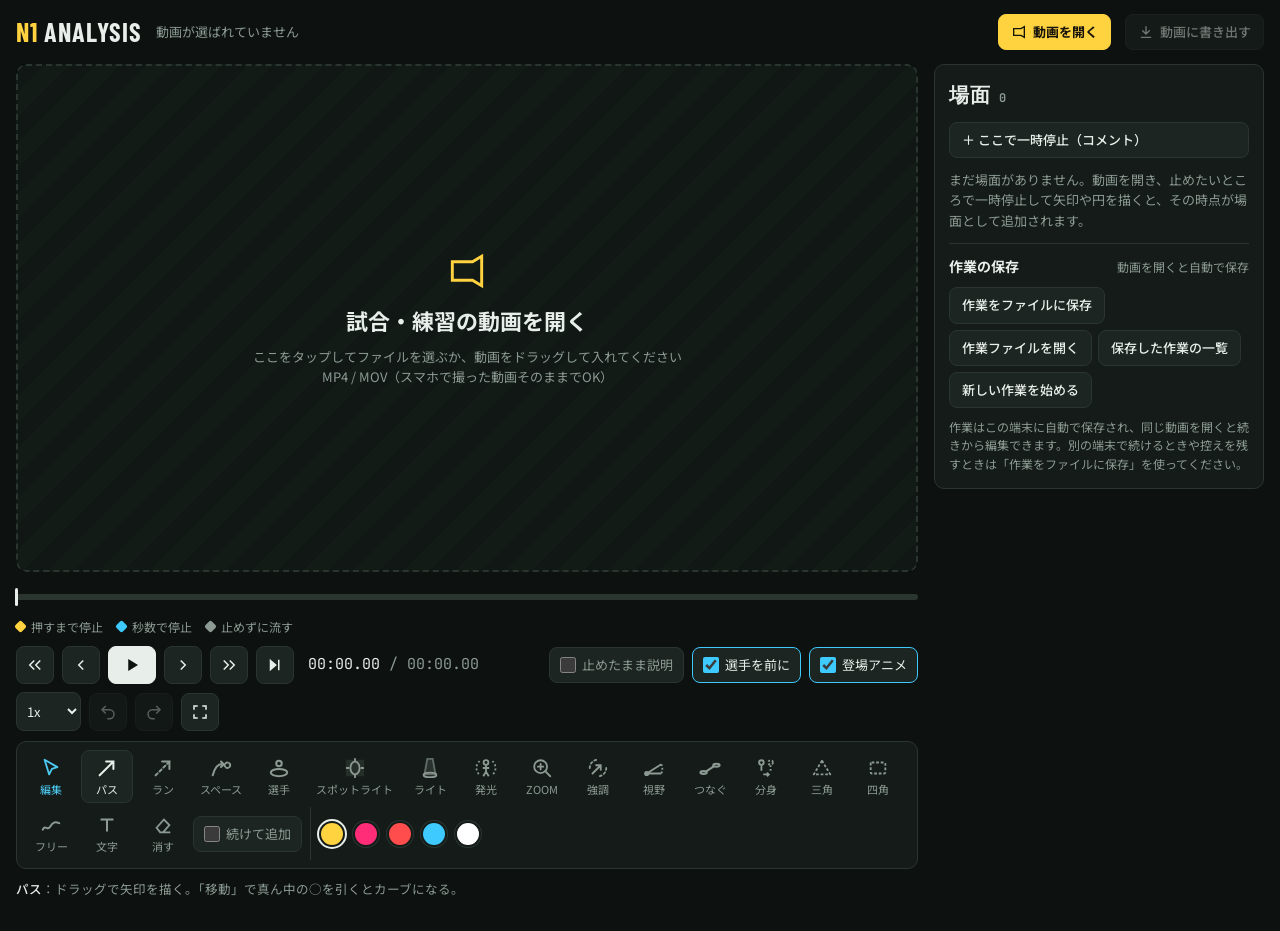
<file: index.html>
<!doctype html>
<html lang="ja">
<head>
<meta charset="utf-8">
<meta name="viewport" content="width=device-width,initial-scale=1,viewport-fit=cover">
<meta name="theme-color" content="#0d1210">
<meta name="apple-mobile-web-app-capable" content="yes">
<meta name="mobile-web-app-capable" content="yes">
<meta name="apple-mobile-web-app-status-bar-style" content="black-translucent">
<meta name="apple-mobile-web-app-title" content="N1分析">
<link rel="manifest" href="manifest.webmanifest">
<link rel="icon" href="icons/icon-192.png">
<link rel="apple-touch-icon" href="icons/apple-touch-icon.png">
<title>N1 プレー分析ボード</title>
<link rel="preconnect" href="https://fonts.googleapis.com">
<link rel="stylesheet" href="https://fonts.googleapis.com/css2?family=Barlow+Condensed:wght@600;700&family=JetBrains+Mono:wght@500&family=Noto+Sans+JP:wght@400;500;700&display=swap">
<link rel="stylesheet" href="css/app.css?v=20">
</head>
<body>

<div class="app">
  <header>
    <div class="brand"><b>N1</b> ANALYSIS</div>
    <div class="clip" id="clip">動画が選ばれていません</div>
    <label class="btn primary" for="file">
      <svg viewBox="0 0 24 24" fill="none" stroke="currentColor" stroke-width="2"><path d="M4 7h11l5-3v16l-5-3H4z"/></svg>動画を開く
    </label>
    <input class="vh" type="file" id="file" accept="video/*">
    <button class="btn" id="exportBtn" type="button" disabled>
      <svg viewBox="0 0 24 24" fill="none" stroke="currentColor" stroke-width="2" stroke-linecap="round"><path d="M12 4v11M7 10l5 5 5-5M5 20h14"/></svg>動画に書き出す
    </button>
  </header>

  <main class="layout">
    <section class="player">
      <div class="wrap" id="wrap">
        <div class="stage" id="stage">
          <video id="video" playsinline preload="auto" hidden></video>
          <canvas id="ink" aria-label="描画エリア"></canvas>
          <label class="drop" id="drop" for="file">
            <svg viewBox="0 0 24 24" fill="none" stroke="currentColor" stroke-width="1.6"><path d="M4 7h11l5-3v16l-5-3H4z"/></svg>
            <strong>試合・練習の動画を開く</strong>
            <span>ここをタップしてファイルを選ぶか、動画をドラッグして入れてください<br>MP4 / MOV（スマホで撮った動画そのままでOK）</span>
          </label>
          <div class="caption" id="caption" hidden></div>
          <div class="frame"></div>
          <div class="flash" id="flash"></div>
          <div class="badge" id="badge" hidden>
            <span class="b-ic" id="badgeIc"></span>
            <span class="b-txt"><strong id="badgeText"></strong><small id="badgeSub"></small></span>
            <span class="b-btns"><button id="badgeKeep" type="button">このまま止める</button><button class="go" id="badgeGo" type="button"></button></span>
            <span class="b-bar"><div id="badgeBar"></div></span>
          </div>
          <textarea class="textin" id="textin" rows="1" placeholder="文字を入力（改行できます）&#10;外をタップで確定" hidden></textarea>
        </div>
      </div>

      <div class="timeline" id="timeline" aria-label="タイムライン">
        <div class="track"><div class="fill" id="fill"></div><div id="markers"></div><div class="head" id="head"></div></div>
      </div>
      <div class="legend"><span><i></i>押すまで停止</span><span><i class="timed"></i>秒数で停止</span><span><i class="pass"></i>止めずに流す</span></div>
      <div class="tl2" id="tl2" hidden>
        <div class="tl2-bar" id="tl2Bar"></div>
        <div class="tl2-scroll" id="tl2Scroll"><div class="tl2-inner" id="tl2Inner"><div class="tl2-ruler" id="tl2Ruler"></div><div class="tl2-lanes" id="tl2Lanes"></div><div class="tl2-strip" id="tl2Strip"></div><div class="tl2-head" id="tl2Head"><i class="tl2-grip" title="ドラッグで再生位置を動かす"></i></div></div></div>
      </div>

      <div class="controls">
        <button class="ic" id="back1" type="button" title="1秒戻る"><svg viewBox="0 0 24 24" fill="none" stroke="currentColor" stroke-width="2"><path d="M11 6l-6 6 6 6M19 6l-6 6 6 6"/></svg></button>
        <button class="ic" id="prevF" type="button" title="1コマ戻る"><svg viewBox="0 0 24 24" fill="none" stroke="currentColor" stroke-width="2"><path d="M15 6l-6 6 6 6"/></svg></button>
        <button class="ic play" id="play" type="button" title="再生 / 停止 (Space)"></button>
        <button class="ic" id="nextF" type="button" title="1コマ進む"><svg viewBox="0 0 24 24" fill="none" stroke="currentColor" stroke-width="2"><path d="M9 6l6 6-6 6"/></svg></button>
        <button class="ic" id="fwd1" type="button" title="1秒進む"><svg viewBox="0 0 24 24" fill="none" stroke="currentColor" stroke-width="2"><path d="M13 6l6 6-6 6M5 6l6 6-6 6"/></svg></button>
        <button class="ic" id="nextM" type="button" title="次の場面へ (N)"><svg viewBox="0 0 24 24" fill="none" stroke="currentColor" stroke-width="2"><path d="M6 6l7 6-7 6z" fill="currentColor"/><path d="M17 5v14"/></svg></button>
        <div class="tc" id="tc">00:00.00 <span>/ 00:00.00</span></div>
        <div class="spacer"></div>
        <label class="chk" title="秒数指定の一時停止も、自動で再開せず止めたままにします"><input type="checkbox" id="noAuto"> 止めたまま説明</label>
        <label class="chk" title="芝の色を見分けて、矢印やエリアが選手の上に重ならず後ろを通るように見せます"><input type="checkbox" id="protect"> 選手を前に</label>
        <label class="chk" title="図形や文字が出てくるとき、パッと光って現れます（矢印はスッと伸びます）"><input type="checkbox" id="anim"> 登場アニメ</label>
        <select class="sm" id="speed" aria-label="再生速度">
          <option value="0.25">0.25x</option><option value="0.5">0.5x</option><option value="1" selected>1x</option><option value="2">2x</option>
        </select>
        <button class="ic" id="undo" type="button" title="元に戻す (Ctrl+Z)"><svg viewBox="0 0 24 24" fill="none" stroke="currentColor" stroke-width="2"><path d="M9 14L4 9l5-5"/><path d="M4 9h10a6 6 0 010 12h-3"/></svg></button>
        <button class="ic" id="redo" type="button" title="やり直す (Ctrl+Shift+Z / Ctrl+Y)"><svg viewBox="0 0 24 24" fill="none" stroke="currentColor" stroke-width="2"><path d="M15 14l5-5-5-5"/><path d="M20 9H10a6 6 0 000 12h3"/></svg></button>
        <button class="ic" id="fs" type="button" title="全画面"><svg viewBox="0 0 24 24" fill="none" stroke="currentColor" stroke-width="2"><path d="M4 9V4h5M20 9V4h-5M4 15v5h5M20 15v5h-5"/></svg></button>
      </div>

      <div class="modeb" id="modeb" hidden><span class="mb-dot"></span><span id="mbText"></span><button type="button" id="mbBtn"></button></div>
      <div class="tools" id="tools">
        <button class="tool editt" data-tool="move" type="button" title="入れた図形を動かす・形を変える"><svg viewBox="0 0 24 24" fill="none" stroke="currentColor" stroke-width="2" stroke-linejoin="round"><path d="M5 3l14 8-6 2-3 6z"/></svg>編集</button>
        <button class="tool" data-tool="arrow" type="button"><svg viewBox="0 0 24 24" fill="none" stroke="currentColor" stroke-width="2.2" stroke-linecap="round"><path d="M4 20L19 5M11 5h8v8"/></svg>パス</button>
        <button class="tool" data-tool="run" type="button"><svg viewBox="0 0 24 24" fill="none" stroke="currentColor" stroke-width="2.2" stroke-linecap="round" stroke-dasharray="3 3"><path d="M4 20L19 5"/><path d="M11 5h8v8" stroke-dasharray="none"/></svg>ラン</button>
        <button class="tool" data-tool="space" type="button"><svg viewBox="0 0 24 24" fill="none" stroke="currentColor" stroke-width="2.2" stroke-linecap="round"><path d="M3 20C6 9 11 7 15 8"/><path d="M12 5l3 3-3 3"/><circle cx="19" cy="9" r="3" stroke-dasharray="2 2"/></svg>スペース</button>
        <button class="tool" data-tool="ring" type="button"><svg viewBox="0 0 24 24" fill="none" stroke="currentColor" stroke-width="2.2"><ellipse cx="12" cy="17" rx="9" ry="4"/><circle cx="12" cy="7" r="3"/></svg>選手</button>
        <button class="tool" data-tool="spot" type="button"><svg viewBox="0 0 24 24" fill="none" stroke="currentColor" stroke-width="2"><ellipse cx="12" cy="12" rx="5" ry="7"/><path d="M2 3h20v18H2z" stroke-opacity=".35" fill="currentColor" fill-opacity=".15" stroke="none"/><path d="M12 2v2M12 20v2M3 12h2M19 12h2" stroke-linecap="round"/></svg>スポットライト</button>
        <button class="tool" data-tool="beam" type="button"><svg viewBox="0 0 24 24" fill="none" stroke="currentColor" stroke-width="2"><path d="M9 2h6l3 17H6z" fill="currentColor" fill-opacity=".18" stroke-opacity=".6"/><ellipse cx="12" cy="19.5" rx="7" ry="2.5"/></svg>ライト</button>
        <button class="tool" data-tool="glow" type="button"><svg viewBox="0 0 24 24" fill="none" stroke="currentColor" stroke-width="2"><circle cx="12" cy="6" r="2.6"/><path d="M12 9v7M8.5 12h7M12 16l-3 5M12 16l3 5"/><path d="M5 4.5a10 10 0 000 15M19 4.5a10 10 0 010 15" stroke-dasharray="2 2.5"/></svg>発光</button>
        <button class="tool" data-tool="zoom" type="button"><svg viewBox="0 0 24 24" fill="none" stroke="currentColor" stroke-width="2"><circle cx="10.5" cy="10.5" r="7"/><path d="M15.5 15.5L21 21M10.5 7.5v6M7.5 10.5h6" stroke-linecap="round"/></svg>ZOOM</button>
        <button class="tool" data-tool="pulse" type="button"><svg viewBox="0 0 24 24" fill="none" stroke="currentColor" stroke-width="2" stroke-linecap="round"><path d="M6 18L15 9M10 9h5v5"/><path d="M3 12a9 9 0 0 1 9-9M21 12a9 9 0 0 1-9 9" stroke-dasharray="2 3"/></svg>強調</button>
        <button class="tool" data-tool="view" type="button"><svg viewBox="0 0 24 24" fill="none" stroke="currentColor" stroke-width="2" stroke-linejoin="round"><path d="M4 18L20 8M4 18L20 18" /><path d="M20 8a12 12 0 0 1 0 10" stroke-dasharray="2 2"/><circle cx="4" cy="18" r="1.8" fill="currentColor"/></svg>視野</button>
        <button class="tool" data-tool="link" type="button"><svg viewBox="0 0 24 24" fill="none" stroke="currentColor" stroke-width="2.2"><ellipse cx="5" cy="17" rx="3.5" ry="1.6"/><ellipse cx="19" cy="9" rx="3.5" ry="1.6"/><path d="M7.5 16L16.5 10"/></svg>つなぐ</button>
        <button class="tool hot" data-tool="ghost" type="button"><svg viewBox="0 0 24 24" fill="none" stroke="currentColor" stroke-width="2"><circle cx="7" cy="6" r="2.5"/><path d="M7 9v6" /><circle cx="17" cy="6" r="2.5" stroke-dasharray="2 2"/><path d="M17 9v6" stroke-dasharray="2 2"/><path d="M9 19h6m-2-2 2 2-2 2"/></svg>分身</button>
        <button class="tool" data-tool="tri" type="button"><svg viewBox="0 0 24 24" fill="none" stroke="currentColor" stroke-width="2" stroke-dasharray="3 2" stroke-linejoin="round"><path d="M12 4l9 15H3z"/></svg>三角</button>
        <button class="tool" data-tool="zone" type="button"><svg viewBox="0 0 24 24" fill="none" stroke="currentColor" stroke-width="2" stroke-dasharray="3 2"><rect x="4" y="6" width="16" height="12" rx="1"/></svg>四角</button>
        <button class="tool" data-tool="pen" type="button"><svg viewBox="0 0 24 24" fill="none" stroke="currentColor" stroke-width="2.2" stroke-linecap="round"><path d="M3 17c3-6 5 2 8-3s5-6 10-4"/></svg>フリー</button>
        <button class="tool" data-tool="text" type="button"><svg viewBox="0 0 24 24" fill="none" stroke="currentColor" stroke-width="2.2"><path d="M5 6h14M12 6v13"/></svg>文字</button>
        <button class="tool" data-tool="erase" type="button"><svg viewBox="0 0 24 24" fill="none" stroke="currentColor" stroke-width="2"><path d="M8 20h12M5 15l8-9 6 6-7 8H9z"/></svg>消す</button>
        <label class="chk" title="オフ：1つ追加すると自動で「編集」になり、すぐドラッグで位置を直せます&#10;オン：同じ図形を続けて何個も追加できます"><input type="checkbox" id="keepAdd"> 続けて追加</label>
        <span class="sep"></span>
        <div id="swatches" style="display:flex;gap:8px"></div>
        <div id="ringOpts" class="ropts" hidden>
          <span class="sep"></span>
          <span class="ro-l">線</span>
          <div class="seg" id="ringSt"><button type="button" data-v="solid">実線</button><button type="button" data-v="dash">点線</button><button type="button" data-v="disc">円盤</button></div>
          <span class="ro-l">濃さ</span>
          <div class="seg" id="ringOp"><button type="button" data-v="1">濃い</button><button type="button" data-v="0.6">普通</button><button type="button" data-v="0.3">薄い</button></div>
          <div class="seg"><button type="button" id="ringHl">＋スポットライト</button></div>
        </div>
        <div id="viewOpts" class="ropts" hidden>
          <span class="sep"></span>
          <span class="ro-l">視野の広さ</span>
          <div class="seg" id="viewW"><button type="button" data-v="15">狭い</button><button type="button" data-v="30">普通</button><button type="button" data-v="55">広い</button></div>
        </div>
        <div id="pulseOpts" class="ropts" hidden>
          <span class="sep"></span>
          <span class="ro-l">膨らむ間隔</span>
          <div class="seg" id="pulseP"><button type="button" data-v="0.6">速い 0.6秒</button><button type="button" data-v="1">1秒</button><button type="button" data-v="2">ゆっくり 2秒</button></div>
        </div>
        <div id="textOpts" class="ropts" hidden>
          <span class="sep"></span>
          <span class="ro-l">大きさ</span>
          <div class="seg" id="textFs"></div>
          <span class="ro-l">背景</span>
          <div class="seg" id="textBg"></div>
        </div>
      </div>
      <p class="hint" id="hint"></p>
    </section>

    <aside class="side">
      <h2>場面 <small id="count">0</small></h2>
      <div class="found" id="found" hidden><span id="foundText"></span><div class="row"><button class="btn primary" id="foundLoad" type="button">読み込む</button><button class="btn" id="foundSkip" type="button">新しく始める</button></div></div>
      <button class="btn" id="addNote" type="button">＋ ここで一時停止（コメント）</button>
      <div class="list" id="list"></div>
      <section class="work" aria-labelledby="workH">
        <div class="work-h"><h3 id="workH">作業の保存</h3><span class="saved" id="saveState">動画を開くと自動で保存</span></div>
        <div class="work-btns">
          <button class="btn" id="workSave" type="button">作業をファイルに保存</button>
          <button class="btn" id="workOpen" type="button">作業ファイルを開く</button>
          <button class="btn" id="workList" type="button">保存した作業の一覧</button>
          <button class="btn" id="workNew" type="button">新しい作業を始める</button>
        </div>
        <input class="vh" type="file" id="workFile" accept=".json,application/json">
        <p class="note">作業はこの端末に自動で保存され、同じ動画を開くと続きから編集できます。別の端末で続けるときや控えを残すときは「作業をファイルに保存」を使ってください。</p>
      </section>
    </aside>
  </main>
</div>
<div class="toast" id="toast" hidden></div>
<div class="modal" id="exModal" hidden>
  <div class="sheet" role="dialog" aria-labelledby="exH">
    <h3 id="exH">書き込み入りの動画を書き出す</h3>
    <p class="note">動画を最初から再生しながら、矢印・コメント・スポットライト・一時停止をそのまま入れた動画ファイルを作ります。動画の長さと止める時間の合計ぶん時間がかかります。書き出し中はこのタブを開いたままにしてください。</p>
    <div class="pz"><span class="pz-l">「押すまで停止」の場面は、書き出す動画では</span>
      <div class="seg" id="exHold"><button type="button" data-v="3">3秒</button><button type="button" data-v="5">5秒</button><button type="button" data-v="8">8秒</button><button type="button" data-v="12">12秒</button></div>
      <span class="pz-l">止めてから続きを再生します。</span></div>
    <div class="pz"><span class="pz-l">画質</span><div class="seg" id="exRes"><button type="button" data-v="720">720p（軽い）</button><button type="button" data-v="1080">1080p（きれい）</button></div></div>
    <label class="chk" id="exAudioWrap"><input type="checkbox" id="exAudio" checked> 動画の音声も入れる</label>
    <div class="row"><button class="btn" id="exCancel" type="button">やめる</button><button class="btn primary" id="exStart" type="button">書き出しを始める</button></div>
  </div>
</div>
<div class="modal" id="workModal" hidden>
  <div class="sheet" role="dialog" aria-labelledby="wmH">
    <h3 id="wmH">保存した作業の一覧</h3>
    <p class="note" id="wmNote">今開いている動画に読み込む作業を選んでください。</p>
    <div class="wlist" id="wlist"></div>
    <div class="row"><button class="btn" id="wmClose" type="button">閉じる</button></div>
  </div>
</div>
<div class="modal low" id="exProg" hidden>
  <div class="sheet">
    <h3 id="exTitle">書き出し中…</h3>
    <div class="pbar"><div id="exBar"></div></div>
    <p class="note" id="exNote"></p>
    <p class="note" id="exHint" hidden></p>
    <div class="row"><button class="btn" id="exStop" type="button">中止</button><button class="btn" id="exShare" type="button" hidden>共有メニューで保存</button><button class="btn primary" id="exSave" type="button" hidden>保存する</button></div>
  </div>
</div>

<script src="js/app.js?v=20"></script>

</body>
</html>
</file>
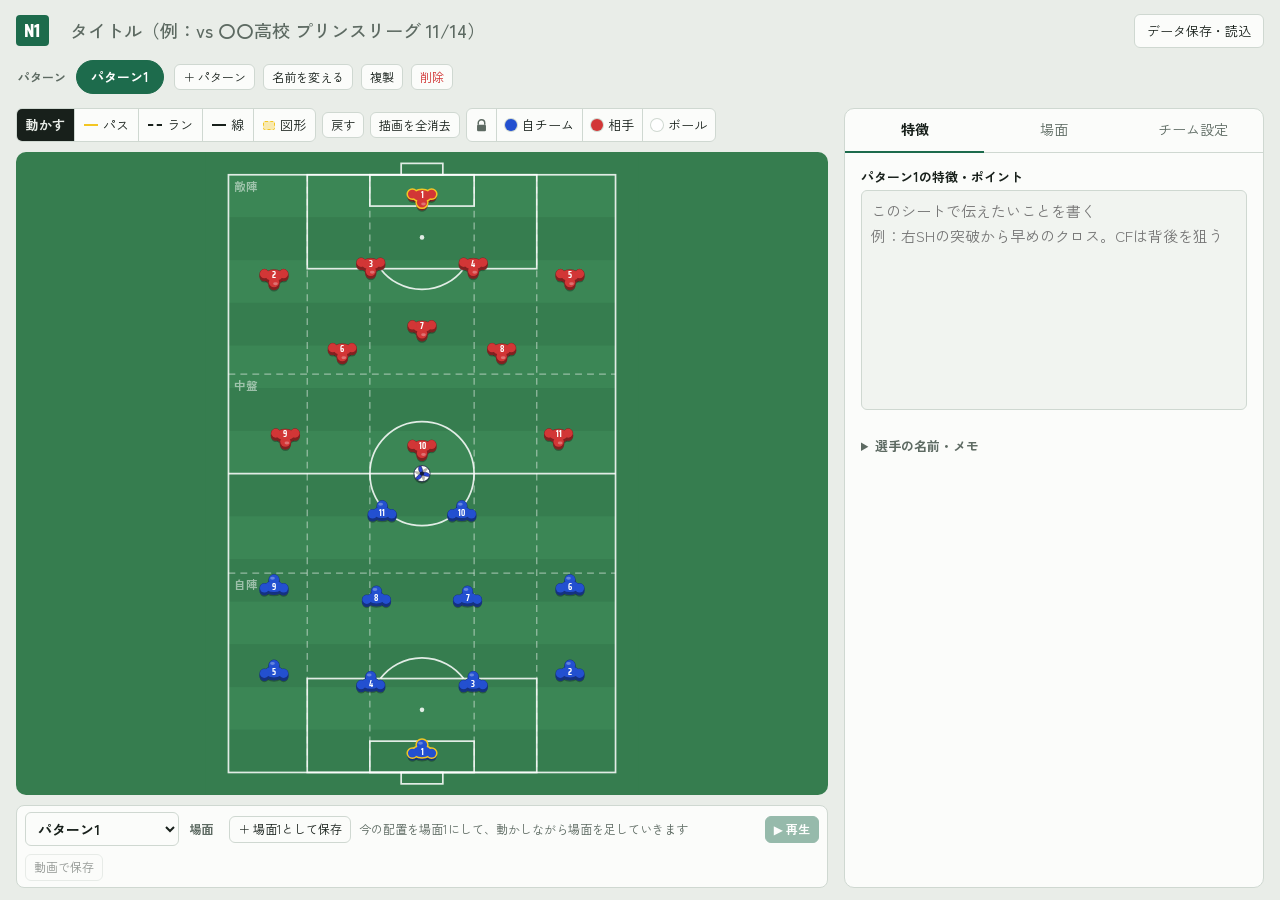
<file: board/index.html>
<!doctype html>
<html lang="ja">
<head>
<meta charset="utf-8">
<meta name="viewport" content="width=device-width,initial-scale=1,viewport-fit=cover">
<meta name="theme-color" content="#1d6b4c">
<meta name="apple-mobile-web-app-capable" content="yes">
<meta name="mobile-web-app-capable" content="yes">
<meta name="apple-mobile-web-app-status-bar-style" content="default">
<meta name="apple-mobile-web-app-title" content="N1ボード">
<link rel="manifest" href="manifest.webmanifest">
<link rel="icon" href="icons/icon-192.png">
<link rel="apple-touch-icon" href="icons/apple-touch-icon.png">
<style>
html,body{margin:0}
:root{padding-top:env(safe-area-inset-top,0px);padding-bottom:env(safe-area-inset-bottom,0px)}
body{font-family:system-ui,sans-serif;font-size:14px;-webkit-text-size-adjust:100%}
img{max-width:100%}
</style>
<title>N1 フォーメーションボード</title>
<link rel="preconnect" href="https://fonts.googleapis.com">
<link rel="stylesheet" href="https://fonts.googleapis.com/css2?family=Saira+Condensed:wght@500;600;700&family=Zen+Kaku+Gothic+New:wght@400;500;700&display=swap" media="print" onload="this.media='all'">
<style>
/* Layout: 左にピッチ全面（横/縦切替）、右に「特徴・場面・設定」のタブパネル。スマホでは縦に積む */
:root{
  --bg:#e9ede8; --surface:#fbfcfa; --sunken:#f1f4f0; --ink:#18201b; --muted:#5d6a62; --line:#cfd8d1;
  --accent:#1d6b4c; --accent-ink:#ffffff;
  --pitch:#3b8655; --pitch-2:#367d4f; --pitch-line:rgba(255,255,255,.85);
  --pass:#f3c623; --run:#ffffff; --ball:#ffffff; --ball-blue:#2b45d8; --ball-navy:#121a3d; --ball-gray:#b9b6ae;
  --f-display:"Saira Condensed","Arial Narrow",sans-serif;
  --f-body:"Zen Kaku Gothic New","Hiragino Sans","Yu Gothic",system-ui,sans-serif;
  color-scheme:light;
}
@media (prefers-color-scheme:dark){:root:not([data-theme="light"]){
  --bg:#101512; --surface:#18201b; --sunken:#131a16; --ink:#e6ece7; --muted:#97a69c; --line:#2b3730;
  --accent:#3fae80; --accent-ink:#06130d;
  --pitch:#245a39; --pitch-2:#215335; --pitch-line:rgba(255,255,255,.78); color-scheme:dark}}
:root[data-theme="dark"]{
  --bg:#101512; --surface:#18201b; --sunken:#131a16; --ink:#e6ece7; --muted:#97a69c; --line:#2b3730;
  --accent:#3fae80; --accent-ink:#06130d;
  --pitch:#245a39; --pitch-2:#215335; --pitch-line:rgba(255,255,255,.78); color-scheme:dark}

html,body{height:100%}
body{background:var(--bg);color:var(--ink);font-family:var(--f-body);font-size:14px;line-height:1.55;
  padding-left:max(16px,env(safe-area-inset-left,0px));padding-right:max(16px,env(safe-area-inset-right,0px));padding-block:12px}
*{box-sizing:border-box}
[hidden]{display:none!important}
h1,h2,h3{margin:0;text-wrap:balance}
button,select,input,textarea{font:inherit;color:inherit}
.vh{position:absolute;width:1px;height:1px;overflow:hidden;clip:rect(0 0 0 0);white-space:nowrap}
:focus-visible{outline:2px solid var(--accent);outline-offset:2px}

.app{height:100%;display:flex;flex-direction:column;gap:12px;max-width:1600px;margin:0 auto}
.top{display:flex;align-items:center;gap:12px}
.mark{font-family:var(--f-display);font-weight:700;font-size:20px;background:var(--accent);color:var(--accent-ink);padding:0 8px;border-radius:4px;letter-spacing:.02em;flex:none}
#title{flex:1;min-width:0;border:1px solid transparent;background:transparent;font-size:18px;font-weight:700;padding:4px 8px;border-radius:6px}
#title:hover,#title:focus{border-color:var(--line);background:var(--surface)}
#title::placeholder{color:var(--muted);font-weight:500}

.btn{display:inline-flex;align-items:center;gap:6px;border:1px solid var(--line);background:var(--surface);padding:6px 12px;border-radius:6px;cursor:pointer;white-space:nowrap;font-size:13px}
.btn:hover{border-color:var(--muted)}
.btn.primary{background:var(--accent);color:var(--accent-ink);border-color:var(--accent);font-weight:700}
.btn.sm{padding:3px 8px;font-size:12px}
.btn.danger{color:#d23636}
.btn.danger.primary{background:#d23636;border-color:#d23636;color:#fff}
.btn[disabled]{opacity:.45;cursor:not-allowed}

.grid{flex:1;min-height:0;display:grid;grid-template-columns:minmax(0,1fr) minmax(320px,420px);gap:16px}
.left{position:relative;display:flex;flex-direction:column;gap:10px;min-height:0;min-width:0}
.tools{display:flex;gap:6px;flex-wrap:wrap;align-items:center}
.tools .sp{flex:1}
.locks{display:inline-flex;align-items:center;border:1px solid var(--line);border-radius:6px;overflow:hidden;background:var(--surface)}
.lk-label{display:flex;align-items:center;gap:4px;font-size:12px;color:var(--muted);padding:0 8px}
.locks button{border:0;border-left:1px solid var(--line);background:none;padding:6px 8px;cursor:pointer;font-size:13px;display:flex;align-items:center;gap:5px;white-space:nowrap}
.locks button[aria-pressed="true"]{background:var(--ink);color:var(--bg);font-weight:700}
.pl.locked{cursor:default}
.lockmark{fill:var(--ink);stroke:var(--surface);stroke-width:.15}
.seg{display:inline-flex;border:1px solid var(--line);border-radius:6px;overflow:hidden;background:var(--surface)}
.seg button{border:0;background:none;padding:6px 9px;cursor:pointer;font-size:13px;display:flex;align-items:center;gap:5px;white-space:nowrap}
.seg button+button{border-left:1px solid var(--line)}
.seg button[aria-pressed="true"]{background:var(--ink);color:var(--bg);font-weight:700}
.sw{display:inline-block;width:14px;height:0;border-top:2px solid var(--pass)}
.sw.run{border-top:2px dashed currentColor}
.chk{display:flex;align-items:center;gap:6px;font-size:13px;color:var(--muted);cursor:pointer}
.chk input{accent-color:var(--accent)}

.board-wrap{position:relative;flex:1;min-height:0;border-radius:10px;overflow:hidden;background:var(--pitch-2)}
#board{width:100%;height:100%;display:block;touch-action:none;user-select:none;-webkit-user-select:none}
.patbar{display:flex;align-items:center;gap:8px;flex-wrap:wrap;margin-top:-4px}
.pats{display:flex;gap:6px;overflow-x:auto;min-width:0;max-width:100%;padding:2px}
.pats button{border:1px solid var(--line);background:var(--surface);padding:6px 14px;font-size:13px;border-radius:999px;cursor:pointer;white-space:nowrap;color:var(--ink);flex:none}
.pats button.on{background:var(--accent);border-color:var(--accent);color:var(--accent-ink);font-weight:700}
.patsel{max-width:160px;width:auto;font-weight:700}
.pats input{border:1px solid var(--accent);border-radius:999px;padding:6px 12px;font:inherit;font-size:13px;font-weight:700;width:150px;background:var(--surface);color:var(--ink);outline:none;flex:none}
.patmenu{position:absolute;top:calc(100% + 6px);left:0;z-index:16;width:260px;display:flex;flex-direction:column;gap:8px;background:var(--surface);border:1px solid var(--line);border-radius:8px;padding:10px;box-shadow:0 6px 18px rgba(0,0,0,.18)}
.patmenu label{font-size:12px;color:var(--muted);font-weight:700}
@media (max-width:600px){.patmenu{left:auto;right:0}}
.recov{position:fixed;inset:0;z-index:30;display:flex;align-items:flex-end;justify-content:center;pointer-events:auto;
  padding:0 max(16px,env(safe-area-inset-right,0px)) max(24px,calc(env(safe-area-inset-bottom,0px) + 16px)) max(16px,env(safe-area-inset-left,0px))}
.recov .card{background:var(--surface);border:1px solid var(--line);border-radius:10px;padding:10px 14px;display:flex;align-items:center;gap:12px;box-shadow:0 8px 24px rgba(0,0,0,.25);font-size:14px}
.recdot{width:12px;height:12px;border-radius:50%;background:#d23636;animation:recb 1s infinite}
@keyframes recb{50%{opacity:.25}}
.toast{position:fixed;left:50%;bottom:max(24px,calc(env(safe-area-inset-bottom,0px) + 16px));transform:translateX(-50%);z-index:40;background:var(--ink);color:var(--bg);padding:9px 16px;border-radius:8px;font-size:13px;max-width:calc(100% - 32px);text-align:center}
.audbox{display:flex;flex-direction:column;gap:8px;border-top:1px solid var(--line);padding-top:10px}
.audname{font-size:13px;color:var(--muted);min-width:0;overflow:hidden;text-overflow:ellipsis;white-space:nowrap;max-width:200px}
.scenebar{flex:none;display:flex;align-items:center;gap:8px;flex-wrap:wrap;background:var(--surface);border:1px solid var(--line);border-radius:8px;padding:6px 8px}
.scenebar .sp{flex:1}
.sb-label{font-size:12px;color:var(--muted);font-weight:700;padding-left:2px}
.chips{display:flex;gap:4px;overflow-x:auto;max-width:100%;min-width:0}
.chips button{min-width:34px;height:30px;padding:0 8px;border-radius:6px;border:1px solid var(--line);background:var(--bg);font-family:var(--f-display);font-weight:700;font-size:15px;cursor:pointer;flex:none}
.chips button{touch-action:none;user-select:none;-webkit-user-select:none}
.chips button.drag{position:relative;z-index:5;box-shadow:0 6px 14px rgba(0,0,0,.25);cursor:grabbing}
.chips button.drop-before{box-shadow:inset 3px 0 0 var(--accent)}
.chips button.drop-after{box-shadow:inset -3px 0 0 var(--accent)}
.chips button.on{background:var(--accent);color:var(--accent-ink);border-color:var(--accent)}
.sb-status{font-size:12px;color:var(--muted)}
.sb-acts{display:flex;gap:4px}
.selbar{position:absolute;left:10px;bottom:62px;right:10px;max-width:440px;display:flex;align-items:center;gap:10px;flex-wrap:wrap;
  background:var(--surface);border:1px solid var(--line);border-radius:8px;padding:6px 10px;font-size:13px;box-shadow:0 4px 14px rgba(0,0,0,.18)}
.selbar strong{font-family:var(--f-display);font-size:16px}
.selbar input[type=range]{flex:1;min-width:100px;accent-color:var(--accent)}

.pl{cursor:grab}
.pl text{font-family:var(--f-display);font-weight:700;text-anchor:middle;dominant-baseline:central;pointer-events:none}
.pl .num{font-size:2.4px}
.pl .num.h{font-size:2.1px}
.pl .nm{font-size:1.45px;fill:#fff;stroke:rgba(0,0,0,.6);stroke-width:.45;paint-order:stroke;font-family:var(--f-body)}
.hlglow{fill:var(--pass);opacity:.38;animation:hlp 1.6s ease-in-out infinite;transform-box:fill-box;transform-origin:center}
.hlring{fill:none;stroke:var(--pass);stroke-width:.45}
.hlstar{fill:var(--pass);stroke:#111;stroke-width:.12}
.pl.dim{opacity:.38}
@keyframes hlp{0%,100%{transform:scale(.85);opacity:.45}50%{transform:scale(1.15);opacity:.18}}
@media (prefers-reduced-motion:reduce){.hlglow{animation:none}}
.zglow{fill:none;stroke-width:1.6;stroke-linejoin:round;opacity:.35;animation:zp 1.6s ease-in-out infinite;pointer-events:none}
.zedge{fill:none;stroke-width:.6;stroke-linejoin:round;pointer-events:none}
@keyframes zp{0%,100%{opacity:.45;stroke-width:1.2}50%{opacity:.12;stroke-width:2.4}}
@media (prefers-reduced-motion:reduce){.zglow{animation:none}}
.pl .ring{fill:none;stroke:var(--pass);stroke-width:.4;stroke-dasharray:.8 .5}
.badge{fill:var(--pass);stroke:#000;stroke-width:.15}
.hit{fill:transparent}
.ballg .b{fill:#fff}
.selbox{fill:rgba(255,255,255,.12);stroke:#fff;stroke-width:.25;stroke-dasharray:.8 .5;pointer-events:none}
.arw{stroke-width:.55;fill:none;stroke-linecap:round}
.arw.run{stroke-dasharray:1.3 .9}
.swz{display:inline-block;width:12px;height:9px;border:1.5px dashed currentColor;border-radius:2px}
.zone{stroke-width:.3;stroke-dasharray:.9 .5;pointer-events:none}
.zone.ed{pointer-events:auto;cursor:pointer}
.zone.selZ{stroke-dasharray:none;stroke-width:.4}
.oprow{grid-column:1/-1;display:flex;align-items:center;gap:8px;font-size:12px;color:var(--muted);padding-top:4px;border-top:1px solid var(--line);margin-top:2px}
.oprow input{flex:1;accent-color:var(--accent)}
.oprow b{font-family:var(--f-display);font-size:14px;color:var(--ink);min-width:34px;text-align:right;font-variant-numeric:tabular-nums}
.zlbl{font-size:2px;fill:var(--pitch-line);opacity:.6;text-anchor:start;dominant-baseline:hanging;font-family:var(--f-body);font-weight:700;letter-spacing:.15px}
.lnk{stroke-width:.4;stroke-linecap:round;pointer-events:none}
.arw-hit{stroke:transparent;stroke-width:2;cursor:move}
.ahandle.mid{fill:var(--pass)}
.ahandle{fill:#fff;stroke:#111;stroke-width:.2;cursor:grab}
.arw.selA{filter:drop-shadow(0 0 .4px #fff)}
.lnk-hit{stroke:transparent;stroke-width:2.2;cursor:pointer}
.sw.link{border-top:2px solid currentColor}
.cpick{position:relative}
.cpop{position:absolute;top:calc(100% + 6px);left:0;z-index:15;display:grid;grid-template-columns:repeat(5,26px);gap:6px;background:var(--surface);border:1px solid var(--line);border-radius:8px;padding:8px;box-shadow:0 6px 18px rgba(0,0,0,.18)}
.cpop button{width:26px;height:26px;border-radius:50%;border:2px solid var(--surface);box-shadow:0 0 0 1px var(--line);cursor:pointer;padding:0}
.cpop button[aria-pressed="true"]{box-shadow:0 0 0 2px var(--ink)}
.toolhint{position:absolute;left:10px;top:10px;max-width:calc(100% - 20px);background:var(--surface);border:1px solid var(--line);border-radius:6px;padding:5px 10px;font-size:12px;color:var(--muted);pointer-events:none}
.shape{stroke-width:.35;stroke-dasharray:1 .7;fill-opacity:.15}
.shape-lbl{font-family:var(--f-display);font-size:2px;font-weight:600;paint-order:stroke;stroke:rgba(0,0,0,.6);stroke-width:.4;fill:#fff;text-anchor:middle;dominant-baseline:central}

.side{display:flex;flex-direction:column;min-height:0;background:var(--surface);border:1px solid var(--line);border-radius:10px;overflow:hidden}
.tabs{display:flex;border-bottom:1px solid var(--line);flex:none}
.tabs button{flex:1;border:0;background:none;padding:10px 6px;cursor:pointer;font-size:14px;color:var(--muted);border-bottom:2px solid transparent;margin-bottom:-1px}
.tabs button[aria-selected="true"]{color:var(--ink);font-weight:700;border-bottom-color:var(--accent)}
.pane{flex:1;min-height:0;overflow:auto;padding:14px 16px 20px;display:flex;flex-direction:column;gap:16px}

.teamseg{display:flex;gap:6px}
.teamseg button{flex:1;display:flex;align-items:center;justify-content:center;gap:6px;border:1px solid var(--line);background:var(--surface);border-radius:6px;padding:7px;cursor:pointer;font-weight:500}
.teamseg button[aria-pressed="true"]{border-color:var(--ink);box-shadow:inset 0 0 0 1px var(--ink);font-weight:700}
.dot{width:12px;height:12px;border-radius:50%;display:inline-block;box-shadow:0 0 0 1px var(--line);flex:none}

.memo textarea{min-height:12em;font-size:15px;line-height:1.7}
.pdet summary{cursor:pointer;font-weight:700;font-size:13px;padding:4px 0;color:var(--muted)}
.pdet[open] summary{margin-bottom:10px}
.pdet .teamseg{margin-bottom:10px}
.sec h3{font-size:12px;letter-spacing:.06em;color:var(--muted);font-weight:700;margin-bottom:8px}
.fields{display:flex;flex-direction:column;gap:10px}
.field label{display:block;font-size:13px;font-weight:700;margin-bottom:3px}
.field label small{font-weight:400;color:var(--muted);margin-left:4px}
textarea,.txt{width:100%;border:1px solid var(--line);background:var(--sunken);border-radius:6px;padding:7px 9px;resize:none;line-height:1.55;min-width:0}
textarea{min-height:2.6em;overflow:hidden}
textarea:focus,.txt:focus{background:var(--surface);border-color:var(--accent);outline:none}

.players{display:flex;flex-direction:column;border-top:1px solid var(--line)}
.prow{display:grid;grid-template-columns:44px 88px minmax(0,1fr);gap:6px;align-items:start;padding:6px 0;border-bottom:1px solid var(--line)}
.prow.on{background:color-mix(in srgb,var(--pass) 18%,transparent);box-shadow:inset 3px 0 0 var(--pass)}
.prow .txt{padding:5px 6px}
.prow .num{font-family:var(--f-display);font-weight:700;font-size:16px;text-align:center;padding:3px 2px}
.prow textarea{min-height:2.2em;padding:5px 7px}
.pos{font-size:11px;color:var(--muted);text-align:center;margin-top:1px}

.scenes{list-style:none;margin:0;padding:0;border-top:1px solid var(--line)}
.scenes li{display:grid;grid-template-columns:28px minmax(0,1fr) auto;gap:8px;align-items:center;padding:7px 0;border-bottom:1px solid var(--line)}
.scenes li.on{background:color-mix(in srgb,var(--accent) 10%,transparent);box-shadow:inset 3px 0 0 var(--accent)}
.scenes .no{font-family:var(--f-display);font-weight:700;font-size:17px;text-align:center;background:none;border:0;cursor:pointer;color:var(--accent);padding:0}
.scenes .acts{display:flex;gap:4px}
.empty{color:var(--muted);font-size:13px;padding:12px 0}
.row{display:flex;gap:8px;align-items:center;flex-wrap:wrap}

.team{display:grid;grid-template-columns:minmax(0,1fr) 104px;gap:8px;align-items:center}
.team .sws{grid-column:1/-1}
.sws{display:flex;gap:6px;flex-wrap:wrap}
.sws button{width:24px;height:24px;border-radius:50%;border:2px solid var(--surface);box-shadow:0 0 0 1px var(--line);cursor:pointer;padding:0}
.sws button[aria-pressed="true"]{box-shadow:0 0 0 2px var(--ink)}
select{border:1px solid var(--line);background:var(--surface);border-radius:6px;padding:5px 8px;width:100%}

table.m{width:100%;border-collapse:collapse;font-size:13px}
table.m th{font-weight:500;color:var(--muted);text-align:right;font-size:11px;padding:0 0 4px}
table.m th:first-child,table.m td:first-child{text-align:left}
table.m td{text-align:right;font-family:var(--f-display);font-size:17px;font-weight:600;font-variant-numeric:tabular-nums;padding:2px 0}
table.m td:first-child{font-family:var(--f-body);font-size:13px}
table.m td small{font-size:11px;color:var(--muted);margin-left:1px}
.cap{font-size:11px;color:var(--muted);margin-top:4px}
.hint{font-size:12px;color:var(--muted);margin:0}

@media (max-width:900px){
  html,body{height:auto}
  .app{height:auto}
  .grid{grid-template-columns:minmax(0,1fr)}
  .board-wrap{flex:none;aspect-ratio:var(--ar,113/76);max-width:100%}
  .side{max-height:none}
  .pane{overflow:visible}
  .selbar{position:static;max-width:none;box-shadow:none}
}

.data{position:fixed;inset:0;background:rgba(0,0,0,.45);display:flex;align-items:center;justify-content:center;z-index:20;
  padding:max(16px,env(safe-area-inset-top,0px)) max(16px,env(safe-area-inset-right,0px)) max(16px,env(safe-area-inset-bottom,0px)) max(16px,env(safe-area-inset-left,0px))}
.data .box{background:var(--surface);border-radius:10px;padding:16px;width:min(640px,100%);display:flex;flex-direction:column;gap:10px}
.data textarea{height:220px;font-family:ui-monospace,Menlo,monospace;font-size:11px;overflow:auto}
.data p{margin:0;color:var(--muted);font-size:12px}
.msg{font-size:12px;color:var(--accent)}
</style>
</head>
<body>


<div class="app">
  <header class="top">
    <span class="mark">N1</span>
    <input id="title" type="text" placeholder="タイトル（例：vs 〇〇高校 プリンスリーグ 11/14）" aria-label="タイトル">
    <button id="dataBtn" class="btn">データ保存・読込</button>
  </header>
  <nav class="patbar" aria-label="パターン">
    <span class="sb-label">パターン</span>
    <div class="pats" id="pats" role="group" aria-label="パターンを選ぶ"></div>
    <button class="btn sm" id="addPat" title="新しいパターンを作る（今の選手の配置から始まります）">＋ パターン</button>
    <button class="btn sm" id="renPat" title="選んでいるパターンの名前を変える">名前を変える</button>
    <button class="btn sm" id="dupPat" title="選んでいるパターンを場面ごとコピー">複製</button>
    <button class="btn sm danger" id="delPat" title="選んでいるパターンを消す">削除</button>
  </nav>

  <main class="grid">
    <section class="left">
      <div class="tools">
        <div class="seg" role="group" aria-label="ツール">
          <button data-tool="move" aria-pressed="true">動かす</button>
          <button data-tool="pass" aria-pressed="false"><span class="sw" data-sw="pass"></span>パス</button>
          <button data-tool="run" aria-pressed="false"><span class="sw run" data-sw="run"></span>ラン</button>
          <button data-tool="link" aria-pressed="false"><span class="sw link" data-sw="link"></span>線</button>
          <button data-tool="zone" aria-pressed="false"><span class="swz" data-swz></span>図形</button>
        </div>
        <div class="seg" id="zshape" role="group" aria-label="図形の形" hidden>
          <button data-zs="rect" title="四角">□</button><button data-zs="tri" title="三角">△</button><button data-zs="ell" title="円">○</button>
        </div>
        <div class="cpick" id="cpick" hidden>
          <button class="btn sm" id="colBtn" aria-haspopup="true" aria-expanded="false"><i class="dot" id="colDot"></i>色・濃さ</button>
          <div class="cpop" id="cpop" hidden role="group" aria-label="色を選ぶ"></div>
        </div>
        <button class="btn sm" id="undo" title="1つ戻す（Ctrl/⌘ + Z）">戻す</button>
        <button class="btn sm" id="clrArw" title="矢印・線・図形をすべて消す">描画を全消去</button>
        <div class="locks" role="group" aria-label="ロック">
          <span class="lk-label"><svg viewBox="0 0 16 16" width="13" height="13" aria-hidden="true"><path d="M4 7V5a4 4 0 0 1 8 0v2" fill="none" stroke="currentColor" stroke-width="1.8"/><rect x="2.5" y="7" width="11" height="8" rx="1.5" fill="currentColor"/></svg><span class="vh">ロック</span></span>
          <button data-lock="home" aria-pressed="false"><i class="dot" data-dot="home"></i><span data-tname="home"></span></button>
          <button data-lock="away" aria-pressed="false"><i class="dot" data-dot="away"></i><span data-tname="away"></span></button>
          <button data-lock="ball" aria-pressed="false"><i class="dot" style="background:#fff"></i>ボール</button>
        </div>
      </div>

      <div class="board-wrap" id="boardWrap">
        <svg id="board" viewBox="-4 -4 76 113" aria-label="戦術ボード">
          <defs id="defs">
            <clipPath id="ballclip"><circle r="1.38"/></clipPath>
          </defs>
          <g id="world"><g id="pitch"></g><g id="dyn"></g></g>
        </svg>
        <div class="toolhint" id="toolhint" hidden></div>
      </div>
      <div class="scenebar" id="scenebar">
        <select class="patsel" id="patSel" aria-label="パターンを選ぶ"></select>
        <span class="sb-label">場面</span>
        <div class="chips" id="sceneChips" role="group" aria-label="場面"></div>
        <button class="btn sm" id="addScene" title="今の配置をコピーして、次の場面を作る">＋ 次の場面</button>
        <span class="sb-status" id="sbStatus"></span>
        <button class="btn sm" id="hlClear" hidden title="この場面の強調をすべて外す"></button>
        <span class="sp"></span>
        <span class="sb-acts" id="sbActs" hidden>
          <button class="btn sm" id="scLeft" title="この場面を1つ前へ" aria-label="前へ移動">←</button>
          <button class="btn sm" id="scRight" title="この場面を1つ後ろへ" aria-label="後ろへ移動">→</button>
          <button class="btn sm" id="scDup" title="この場面をコピーして、すぐ後ろに入れる">複製</button>
          <button class="btn sm danger" id="scDel">削除</button>
        </span>
        <button class="btn sm primary" id="playScenes">▶ 再生</button>
        <button class="btn sm" id="recBtn" title="場面のアニメーションを動画ファイルにする">動画で保存</button>
      </div>
      <div class="selbar" id="selbar" hidden>
        <i class="dot" id="selDot"></i><strong id="selName"></strong>
        <label class="chk" id="rotWrap" for="pRot">向き</label>
        <input id="pRot" type="range" min="-180" max="180" step="15" aria-label="向き">
        <button class="btn sm" id="rotReset">正面</button>
        <button class="btn sm primary" id="hlBtn">強調</button>
        <button class="btn sm" id="lockOne">この選手をロック</button>
        <button class="btn sm" id="straight" hidden>まっすぐに戻す</button>
        <button class="btn sm danger" id="delArrow" hidden>削除</button>
        <button class="btn sm" id="selClose">選択解除</button>
      </div>
    </section>

    <aside class="side">
      <div class="tabs" role="tablist">
        <button role="tab" data-tab="feat" aria-selected="true">特徴</button>
        <button role="tab" data-tab="scene" aria-selected="false">場面</button>
        <button role="tab" data-tab="conf" aria-selected="false">チーム設定</button>
      </div>

      <div class="pane" id="tab-feat">
        <div class="field memo">
          <label for="memo" id="memoLabel">特徴・ポイント</label>
          <textarea id="memo" rows="8" placeholder="このシートで伝えたいことを書く&#10;例：右SHの突破から早めのクロス。CFは背後を狙う"></textarea>
        </div>
        <details class="pdet" id="pdet">
          <summary>選手の名前・メモ</summary>
          <div class="teamseg" role="group" aria-label="チーム">
            <button data-team="away" aria-pressed="true"><i class="dot" data-dot="away"></i><span data-tname="away"></span></button>
            <button data-team="home" aria-pressed="false"><i class="dot" data-dot="home"></i><span data-tname="home"></span></button>
          </div>
          <div class="players" id="players"></div>
        </details>
      </div>

      <div class="pane" id="tab-scene" hidden>
        <p class="hint">ボードの下の「＋ 次の場面」で、今の配置をコピーした新しい場面ができます。そのまま選手を動かせば、その場面に自動で保存されます。番号を押すと場面を行き来でき、「▶ 再生」で順番に動きます。ここでは場面の名前を付けられます。</p>
        <div class="row">
          <label class="chk" for="speed">速さ</label>
          <select id="speed" style="width:auto"><option value="slow">ゆっくり</option><option value="normal" selected>ふつう</option><option value="fast">はやい</option></select>
        </div>
        <ol class="scenes" id="sceneList"></ol>
      </div>

      <div class="pane" id="tab-conf" hidden>
        <div class="sec">
          <h3>チーム名・陣形・色</h3>
          <div class="row" style="margin-bottom:12px"><span class="chk">配置</span>
            <div class="seg" role="group" aria-label="配置">
              <button data-layout="half" aria-pressed="false">陣地ごと</button>
              <button data-layout="match" aria-pressed="false">かみ合わせ</button>
              <button data-layout="push" aria-pressed="false">押し込んだ</button>
              <button data-layout="pushed" aria-pressed="false">押し込まれた</button>
            </div>
          </div>
          <div class="fields">
            <div class="team">
              <input class="txt" id="nameHome" maxlength="16" aria-label="自チーム名">
              <select id="fmHome" aria-label="自チームの陣形"></select>
              <div class="sws" id="swHome" role="group" aria-label="自チームの色"></div>
            </div>
            <div class="team">
              <input class="txt" id="nameAway" maxlength="16" aria-label="相手チーム名">
              <select id="fmAway" aria-label="相手チームの陣形"></select>
              <div class="sws" id="swAway" role="group" aria-label="相手チームの色"></div>
            </div>
            <p class="hint">横向きでは自チームが左から右へ、縦向きでは下から上へ攻撃します。</p>
          </div>
        </div>
        <div class="sec">
          <h3>表示</h3>
          <div class="fields">
            <div class="row"><span class="chk">ピッチの向き</span><div class="seg" role="group" aria-label="ピッチの向き">
                <button data-orient="h" aria-pressed="false">横</button>
                <button data-orient="v" aria-pressed="false">縦</button>
              </div></div>
            <div class="row"><span class="chk">コマの形</span>
              <div class="seg" role="group" aria-label="コマの形">
                <button data-piece="human" aria-pressed="false">人型</button>
                <button data-piece="circle" aria-pressed="false">丸</button>
              </div>
            </div>
            <label class="chk"><input type="checkbox" id="showAway"> 相手チームを表示</label>
            <label class="chk"><input type="checkbox" id="showShape"> 陣形の幅と縦幅をボードに表示</label>
            <label class="chk"><input type="checkbox" id="thirds"> 自陣・中盤・敵陣の線</label>
            <label class="chk"><input type="checkbox" id="lanes"> 5レーンの線</label>
          </div>
        </div>
        <div class="sec">
          <h3>陣形の数値</h3>
          <table class="m" id="metrics"></table>
          <div class="cap">GKを除く10人で計算。最終ラインは自陣ゴールラインから最も後ろの選手までの距離（105×68m換算）</div>
        </div>
      </div>
    </aside>
  </main>
</div>

<div class="data" id="nameDlg" hidden>
  <form class="box" id="nameForm" style="width:min(440px,100%)">
    <h2 style="font-size:15px">動画の名前</h2>
    <input class="txt" id="vidName" maxlength="40" aria-label="動画の名前" style="font-size:16px;padding:9px 10px">
    <p>この名前で保存されます。場面1から順に再生しながら動画を作ります。</p>
    <div class="audbox">
      <div class="row">
        <label class="btn sm" for="audFile">音を付ける動画・音楽を選ぶ</label>
        <input type="file" id="audFile" accept="video/*,audio/*" class="vh">
        <span class="audname" id="audName">音なし</span>
        <button type="button" class="btn sm" id="audClear" hidden>外す</button>
      </div>
      <div class="row" id="audStartRow" hidden>
        <label class="chk" for="audStart">何秒目の音から使う</label>
        <input class="txt" id="audStart" type="number" min="0" step="1" value="0" inputmode="numeric" style="width:90px">
        <span class="chk">秒</span>
      </div>
    </div>
    <div class="row" style="justify-content:flex-end">
      <button type="button" class="btn" id="nameCancel">やめる</button>
      <button type="submit" class="btn primary">動画を作る</button>
    </div>
  </form>
</div>
<div class="recov" id="recOv" hidden><div class="card"><i class="recdot"></i><span id="recMsg">動画を作っています…</span><button class="btn sm" id="recStop">中止</button></div></div>
<div class="toast" id="toast" hidden></div>
<div class="data" id="dataPanel" hidden>
  <div class="box">
    <h2 style="font-size:15px">データ保存・読込</h2>
    <p>内容はこのブラウザに自動保存されます。別の端末に移したり試合ごとに保管したいときは、下のデータをコピーしてメモ等に貼っておき、貼り付けて「読み込む」で復元できます。</p>
    <textarea id="dataText" spellcheck="false" aria-label="データ"></textarea>
    <div class="row">
      <button class="btn" id="copyData">コピー</button>
      <button class="btn primary" id="loadData">読み込む</button>
      <label class="btn" for="jsonIn">ファイルを選ぶ</label>
      <input type="file" id="jsonIn" accept="application/json,.json,.txt" class="vh">
      <span class="msg" id="dataMsg"></span>
      <button class="btn" id="closeData" style="margin-left:auto">閉じる</button>
    </div>
  </div>
</div>

<script>
(()=>{
const W=68,L=105,KEY='n1-formation-board-v1';
const $=id=>document.getElementById(id);
const svg=$('board'),world=$('world'),dyn=$('dyn');

// 自チーム基準（下側・上に攻める）[x,y] m。先頭はGK。posはポジション名
const PRESETS={
 '4-4-2':{p:[[34,101],[60,87],[43,89],[25,89],[8,87],[60,72],[42,74],[26,74],[8,72],[41,59],[27,59]],pos:['GK','RSB','RCB','LCB','LSB','RSH','RCH','LCH','LSH','RFW','LFW']},
 '4-3-3':{p:[[34,101],[60,87],[43,89],[25,89],[8,87],[48,74],[34,78],[20,74],[58,59],[34,57],[10,59]],pos:['GK','RSB','RCB','LCB','LSB','RIH','DH','LIH','RWG','CF','LWG']},
 '4-2-3-1':{p:[[34,101],[60,87],[43,89],[25,89],[8,87],[41,78],[27,78],[57,66],[34,67],[11,66],[34,56]],pos:['GK','RSB','RCB','LCB','LSB','RDH','LDH','RSH','OH','LSH','CF']},
 '4-1-4-1':{p:[[34,101],[60,87],[43,89],[25,89],[8,87],[34,80],[60,69],[42,70],[26,70],[8,69],[34,57]],pos:['GK','RSB','RCB','LCB','LSB','DH','RSH','RIH','LIH','LSH','CF']},
 '3-4-3':{p:[[34,101],[50,89],[34,90],[18,89],[62,73],[42,76],[26,76],[6,73],[56,59],[34,57],[12,59]],pos:['GK','RCB','CB','LCB','RWB','RCH','LCH','LWB','RWG','CF','LWG']},
 '3-5-2':{p:[[34,101],[50,89],[34,90],[18,89],[62,72],[46,74],[34,78],[22,74],[6,72],[41,59],[27,59]],pos:['GK','RCB','CB','LCB','RWB','RIH','DH','LIH','LWB','RFW','LFW']},
 '5-4-1':{p:[[34,101],[63,85],[48,89],[34,90],[20,89],[5,85],[58,74],[41,76],[27,76],[10,74],[34,61]],pos:['GK','RWB','RCB','CB','LCB','LWB','RSH','RCH','LCH','LSH','CF']},
};
const COLORS=[['青','#2350d0'],['赤','#d23636'],['ピンク','#ec5fa4'],['黄色','#f5d21f'],['オレンジ','#f47a1f'],['水色','#3fb7ea'],
  ['緑','#2fae4e'],['黄緑','#b6e33a'],['紫','#7a4bd1'],['黒','#1d1f22'],['白','#f4f4f2']];
const FEAT=[['all','全体の特徴','例：前から激しく奪いに来る。全体がコンパクト'],['atk','攻撃','例：右SHの突破から早めのクロス。CFは背後を狙う'],
  ['def','守備','例：4-4-2でミドルブロック。SBの背後が空きやすい'],['a2d','攻→守の切り替え','例：失ったら即時奪回。ボランチがすぐ寄せる'],
  ['d2a','守→攻の切り替え','例：奪ったら2本目で背後へ。カウンターが速い'],['sp','セットプレー','例：CKはニアに3人。キッカーは左足の10番']];
const PS=.75; // コマの大きさ
const SPEED={slow:[1600,1500],normal:[1000,1100],fast:[550,600]};

const clone=o=>JSON.parse(JSON.stringify(o));
const esc=s=>String(s??'').replace(/[&<>"]/g,c=>({'&':'&amp;','<':'&lt;','>':'&gt;','"':'&quot;'}[c]));
const clamp=(v,a,b)=>Math.max(a,Math.min(b,v));
const r1=v=>Math.round(v*10)/10;
const shade=(hex,a)=>{const n=parseInt(hex.slice(1),16),f=c=>Math.round(a<0?c*(1+a):c+(255-c)*a);return `rgb(${f(n>>16)},${f(n>>8&255)},${f(n&255)})`};
const isLight=hex=>{const n=parseInt(hex.slice(1),16);return (.299*(n>>16)+.587*(n>>8&255)+.114*(n&255))/255>.62};

let set={thirds:true,lanes:true,layout:'half',orient:'v',ov:1,toolCol:{pass:'#f3c623',run:'#ffffff',link:'#ffffff',zone:'#f3c623'},toolOp:{pass:1,run:1,link:1,zone:.35},zoneShape:'rect',lock:{home:false,away:false,ball:false},lockP:[],showAway:true,showShape:false,fmHome:'4-4-2',fmAway:'4-3-3',colHome:'#2350d0',colAway:'#d23636',piece:'human',
  nameHome:'自チーム',nameAway:'相手',speed:'normal'};
const STAR='M0-10L2.9-4 9.5-3.1 4.7 1.5 5.9 8.1 0 5 -5.9 8.1 -4.7 1.5 -9.5-3.1 -2.9-4Z';
const isHl=(k,i)=>(board.hl||[]).includes(k+':'+i);
const isLocked=(k,i)=>k==='ball'?!!set.lock.ball:(!!set.lock[k]||set.lockP.includes(k+':'+i));
const LINECOLS=[['黄','#f3c623'],['白','#ffffff'],['黒','#16191b'],['赤','#e23b3b'],['青','#2b5be0'],['水色','#3fc0f0'],['オレンジ','#f47a1f'],['ピンク','#ec5fa4'],['緑','#3cc35a'],['紫','#8a5be0']];
// 曲線は2次ベジェ（cx,cy=制御点）。中央の丸は曲線上の中間点
const arrD=a=>a.cx!=null?`M${a.x1} ${a.y1}Q${a.cx} ${a.cy} ${a.x2} ${a.y2}`:`M${a.x1} ${a.y1}L${a.x2} ${a.y2}`;
const arrMid=a=>a.cx!=null?{x:(a.x1+2*a.cx+a.x2)/4,y:(a.y1+2*a.cy+a.y2)/4}:{x:(a.x1+a.x2)/2,y:(a.y1+a.y2)/2};
const setMid=(a,mx,my)=>{const cx=2*mx-(a.x1+a.x2)/2,cy=2*my-(a.y1+a.y2)/2;
  const dev=Math.abs((a.x2-a.x1)*(my-a.y1)-(a.y2-a.y1)*(mx-a.x1))/Math.max(.01,Math.hypot(a.x2-a.x1,a.y2-a.y1));
  if(dev<.6){delete a.cx;delete a.cy}else{a.cx=r1(cx);a.cy=r1(cy)}};
// 図形（スペース）：四角・三角は頂点を個別に動かせる多角形、円は楕円
function makeZone(b){
  const x0=Math.min(b.x0,b.x1),x1=Math.max(b.x0,b.x1),y0=Math.min(b.y0,b.y1),y1=Math.max(b.y0,b.y1),R=v=>r1(v);
  const z={t:set.zoneShape,c:set.toolCol.zone,o:set.toolOp.zone};
  if(z.t==='ell')Object.assign(z,{cx:R((x0+x1)/2),cy:R((y0+y1)/2),rx:R(Math.max(.5,(x1-x0)/2)),ry:R(Math.max(.5,(y1-y0)/2))});
  else if(z.t==='tri')z.pts=[{x:R((x0+x1)/2),y:R(y0)},{x:R(x1),y:R(y1)},{x:R(x0),y:R(y1)}];
  else z.pts=[{x:R(x0),y:R(y0)},{x:R(x1),y:R(y0)},{x:R(x1),y:R(y1)},{x:R(x0),y:R(y1)}];
  return z;
}
function zoneSvg(z,n,extra){
  const st=`fill:${z.c};fill-opacity:${z.o};stroke:${z.c};stroke-opacity:${Math.min(1,z.o+.45)}`,
    at=`class="zone${tool==='move'?' ed':''}${n===selZone?' selZ':''}"${n!=null&&tool==='move'?` data-zone="${n}"`:''} style="${st}"`;
  const geo=z.t==='ell'?`cx="${z.cx}" cy="${z.cy}" rx="${z.rx}" ry="${z.ry}"`:`points="${z.pts.map(q=>q.x+','+q.y).join(' ')}"`,tag=z.t==='ell'?'ellipse':'polygon';
  // 強調した図形：太い縁取りが脈打つ
  const glow=z.hl?`<${tag} class="zglow" ${geo} style="stroke:${z.c}"/><${tag} class="zedge" ${geo} style="stroke:${z.c}"/>`:'';
  return glow+`<${tag} ${at} ${geo}/>`;
}
const ZNAME={rect:'四角',tri:'三角',ell:'円'};
const defCol=kind=>kind==='pass'?'#f3c623':'#ffffff';
function markerFor(c){
  const id='ah'+c.replace(/[^0-9a-f]/gi,'');
  if(!document.getElementById(id))document.getElementById('defs').insertAdjacentHTML('beforeend',
    `<marker id="${id}" viewBox="0 0 10 10" refX="8" refY="5" markerWidth="5" markerHeight="5" orient="auto-start-reverse"><path d="M0 0L10 5L0 10z" style="fill:${c}"/></marker>`);
  return id;
}
const colOf=k=>k==='home'?set.colHome:set.colAway;
const nameOf=k=>(k==='home'?set.nameHome:set.nameAway)||(k==='home'?'自チーム':'相手');

// 配置：half=自陣と敵陣に分ける / match=かみ合わせ（相手のライン間に入る）
const MATCH_SHIFT=14;
const posHalf=(fm,side)=>PRESETS[fm].p.map(([x,y])=>side==='home'?{x,y,r:0}:{x:W-x,y:L-y,r:0});
// GKを除く選手をy座標の近さで横ラインにまとめる
function linesOf(team){
  const idx=team.map((p,i)=>i).filter(i=>i>0).sort((a,b)=>team[a].y-team[b].y),out=[];
  for(const i of idx){const g=out[out.length-1];if(g&&team[i].y-team[g[0]].y<5)g.push(i);else out.push([i])}
  return out.map(g=>({ids:g,y:g.reduce((s,i)=>s+team[i].y,0)/g.length}));
}
// 守る側（上のゴールを守る形で計算）を固定し、攻める側のラインをその「間」に入れる
const LAYOUTS={
  match:{defDF:30,comp:1,atkGk:98,ball:52.5},     // かみ合わせ：お互い中盤で組み合う
  push:{defDF:13,comp:.78,atkGk:84,ball:40},      // 押し込んだ：相手は低いブロック、自チームは高い位置
};
function interleave(def,atk,cfg){
  const dfY=linesOf(def)[0].y;
  def.forEach((p,i)=>{p.y=r1(i?cfg.defDF+(p.y-dfY)*cfg.comp:Math.max(4,cfg.defDF-23))});
  atk[0].y=cfg.atkGk;
  const aL=linesOf(def).map(l=>l.y),hL=linesOf(atk).sort((a,b)=>b.y-a.y);
  const slots=[aL[aL.length-1]+9];
  for(let j=aL.length-1;j>0;j--)slots.push((aL[j]+aL[j-1])/2);
  hL.forEach((l,n)=>{const target=n<slots.length?slots[n]:aL[0]+3;l.ids.forEach(i=>atk[i].y=r1(target+(atk[i].y-l.y)))});
}
function matchLayout(){
  const L0=set.layout;
  if(L0==='pushed'){
    // 押し込まれた：自チームが守る側。上下反転して「押し込んだ」と同じ計算をする
    const def=posHalf(set.fmHome,'away'),atk=posHalf(set.fmAway,'home');
    interleave(def,atk,LAYOUTS.push);
    const flip=p=>({...p,x:r1(W-p.x),y:r1(L-p.y)});
    const t={home:def.map(flip),away:atk.map(flip)};unOverlap(t,'home');return t;
  }
  const away=posHalf(set.fmAway,'away'),home=posHalf(set.fmHome,'home');
  interleave(away,home,LAYOUTS[L0]||LAYOUTS.match);
  const t={home,away};unOverlap(t,'away');return t;
}
const ballFor=()=>({x:34,y:set.layout==='pushed'?L-LAYOUTS.push.ball:(LAYOUTS[set.layout]||{ball:52.5}).ball});
const posTeam=(fm,side)=>set.layout==='half'?posHalf(fm,side):matchLayout()[side];
// 重なった選手を内側へずらす（moverのチームを動かす）
function unOverlap(t,mover){
  if(set.layout==='half')return t;
  const mv=mover||'away',st=mv==='away'?'home':'away';
  t[mv].forEach((p,i)=>{if(!i)return;
    for(let n=0;n<3;n++){const q=t[st].find(h=>Math.hypot(h.x-p.x,h.y-p.y)<4.6);if(!q)break;
      p.x=r1(clamp(q.x<34?q.x+4.6:q.x-4.6,2,66))}
  });
  return t;
}
const newRoster=()=>Array.from({length:11},(_,i)=>({n:String(i+1),name:'',note:''}));
const emptyNotes=()=>({home:{},away:{},memo:''});

let board={home:posTeam('4-4-2','home'),away:posTeam('4-3-3','away'),ball:{x:34,y:52.5},arrows:[]};
let roster={home:newRoster(),away:newRoster()};
let notes=emptyNotes();
let scenes=[],title='';
let tool='move',sel=null,hist=[],activeId=null,curTeam='away',tab='feat';

// ---- 保存 ----
function persist(){
  // 選んでいる場面には、ボードの変更が自動で保存される
  if(activeId&&!scenePlay&&!anim){const sc=scenes.find(x=>x.id===activeId);if(sc)sc.board=clone(board)}
  syncPat();
  try{localStorage.setItem(KEY,JSON.stringify(dataObj()))}catch(e){}}
const dataObj=()=>({app:'n1-formation-board',v:3,set,board,roster,notes,scenes,title,patterns,curPat});
function strip(b){for(const k of ['home','away'])b[k]=b[k].map(p=>({x:p.x,y:p.y,r:p.r||0}));return b}
function applyData(d){
  if(d.v>=2){board=d.board;roster=d.roster||roster;notes=d.notes||emptyNotes();scenes=d.scenes||[];title=d.title||''}
  else{ // 旧形式（映像付き版）から移行
    for(const k of ['home','away'])roster[k]=d.board[k].map(p=>({n:String(p.n??''),name:p.name||'',note:''}));
    board=strip(clone(d.board));
    scenes=(d.snaps||[]).map((s,i)=>({id:s.id,name:s.note||`場面${i+1}`,board:strip(clone(s.board))}));
  }
  // パターン（場面のセット）。古いデータは1つ目のパターンにする
  patterns=[];curPat=null;
  if(Array.isArray(d.patterns)&&d.patterns.length){
    patterns=d.patterns;const p=patterns.find(x=>x.id===d.curPat)||patterns[0];curPat=p.id;
    scenes=p.scenes||(p.scenes=[]);board=p.board||board;notes.memo=p.memo||'';
  }
  Object.assign(set,d.set||{});
  if(!set.ov){set.orient='v';set.ov=1}
  if(set.thirds==null)set.thirds=true;if(set.lanes==null)set.lanes=true;
  set.toolCol=Object.assign({pass:'#f3c623',run:'#ffffff',link:'#ffffff',zone:'#f3c623'},set.toolCol||{});
  set.toolOp=Object.assign({pass:1,run:1,link:1,zone:.35},set.toolOp||{});set.zoneShape=set.zoneShape||'rect';
  set.lock=set.lock||{home:false,away:false,ball:false};set.lockP=set.lockP||[];
  notes.home=notes.home||{};notes.away=notes.away||{};
  if(typeof notes.memo!=='string'){ // 旧版の項目別メモを1つにまとめる
    const parts=[];for(const k of ['away','home'])for(const [f,l] of FEAT)if(notes[k][f])parts.push(`【${nameOf(k)}・${l}】${notes[k][f]}`);
    notes.memo=parts.join('\n');
  }
}
let patterns=[],curPat=null;
const curP=()=>patterns.find(p=>p.id===curPat);
function syncPat(){const p=curP();if(p){p.scenes=scenes;p.board=board;p.memo=notes.memo||''}}
function ensurePats(){if(!patterns.length){const p={id:'p'+Date.now().toString(36),name:'パターン1',scenes,board,memo:notes.memo||''};patterns=[p];curPat=p.id}}
try{const d=JSON.parse(localStorage.getItem(KEY)||'null');if(d&&d.board)applyData(d)}catch(e){}
ensurePats();

// ---- ピッチ ----
function drawPitch(){
  let s=`<rect x="-4" y="-4" width="76" height="113" fill="var(--pitch-2)"/>`;
  for(let i=0;i<14;i++) s+=`<rect x="0" y="${i*7.5}" width="${W}" height="7.5" fill="var(${i%2?'--pitch-2':'--pitch'})"/>`;
  const st='fill="none" stroke="var(--pitch-line)" stroke-width=".3"';
  s+=`<rect x="0" y="0" width="${W}" height="${L}" ${st}/>`;
  s+=`<line x1="0" y1="52.5" x2="${W}" y2="52.5" ${st}/><circle cx="34" cy="52.5" r="9.15" ${st}/><circle cx="34" cy="52.5" r=".45" fill="var(--pitch-line)"/>`;
  s+=`<rect x="13.84" y="0" width="40.32" height="16.5" ${st}/><rect x="24.84" y="0" width="18.32" height="5.5" ${st}/>`;
  s+=`<rect x="13.84" y="88.5" width="40.32" height="16.5" ${st}/><rect x="24.84" y="99.5" width="18.32" height="5.5" ${st}/>`;
  s+=`<circle cx="34" cy="11" r=".4" fill="var(--pitch-line)"/><circle cx="34" cy="94" r=".4" fill="var(--pitch-line)"/>`;
  s+=`<path d="M26.69 16.5A9.15 9.15 0 0 0 41.31 16.5" ${st}/><path d="M26.69 88.5A9.15 9.15 0 0 1 41.31 88.5" ${st}/>`;
  s+=`<rect x="30.34" y="-2" width="7.32" height="2" ${st}/><rect x="30.34" y="105" width="7.32" height="2" ${st}/>`;
  // エリア分け：3分割（自陣・中盤・敵陣）と5レーン
  const zl='fill="none" stroke="var(--pitch-line)" stroke-width=".22" stroke-dasharray="1.2 .9" opacity=".55"';
  if(set.thirds){
    s+=`<line x1="0" y1="35" x2="${W}" y2="35" ${zl}/><line x1="0" y1="70" x2="${W}" y2="70" ${zl}/>`;
    [['敵陣',1],['中盤',36],['自陣',71]].forEach(([t,y])=>{const x=1;s+=`<text class="zlbl" x="${x}" y="${y}"${up(x,y)}>${t}</text>`});
  }
  if(set.lanes)[13.84,24.84,43.16,54.16].forEach(x=>s+=`<line x1="${x}" y1="0" x2="${x}" y2="${L}" ${zl}/>`);
  $('pitch').innerHTML=s;
}

// 横向き：自チームが左→右。world座標(x,y) → 画面(105-y, x)
function applyOrient(){
  const h=set.orient==='h';
  svg.setAttribute('viewBox',h?'-4 -4 113 76':'-4 -4 76 113');
  world.setAttribute('transform',h?'matrix(0 1 -1 0 105 0)':'');
  $('boardWrap').style.setProperty('--ar',h?'113/76':'76/113');
  document.querySelectorAll('[data-orient]').forEach(b=>b.setAttribute('aria-pressed',b.dataset.orient===set.orient));
  drawPitch();
}
// テキストは常に画面に対して正立させる
const up=(x,y)=>set.orient==='h'?` transform="rotate(-90 ${x} ${y})"`:'';

// ---- 指標 ----
function shapeOf(team){const o=team.slice(1),xs=o.map(p=>p.x),ys=o.map(p=>p.y);
  return {x0:Math.min(...xs),x1:Math.max(...xs),y0:Math.min(...ys),y1:Math.max(...ys)}}
function renderMetrics(){
  const row=k=>{const s=shapeOf(board[k]),line=k==='home'?L-s.y1:s.y0;
    return `<tr><td><span class="row" style="gap:6px"><i class="dot" style="background:${colOf(k)}"></i>${esc(nameOf(k))}</span></td><td>${r1(s.x1-s.x0)}<small>m</small></td><td>${r1(s.y1-s.y0)}<small>m</small></td><td>${r1(line)}<small>m</small></td></tr>`};
  $('metrics').innerHTML=`<tr><th>チーム</th><th>横幅</th><th>縦幅</th><th>最終ライン</th></tr>`+row('home')+(set.showAway?row('away'):'');
}

// ---- 描画 ----
let drawing=null,drag=null;
function render(){
  let h='';
  if(set.showShape) for(const k of set.showAway?['home','away']:['home']){
    const s=shapeOf(board[k]),c=colOf(k);
    h+=`<rect class="shape" style="stroke:${c};fill:${c}" x="${s.x0}" y="${s.y0}" width="${s.x1-s.x0}" height="${s.y1-s.y0}" rx=".6"/>`;
    const lx=set.orient==='h'?s.x0-1.6:(s.x0+s.x1)/2;
    const ly=set.orient==='h'?(s.y0+s.y1)/2:(k==='home'?s.y1+2.4:s.y0-1.6);
    h+=`<text class="shape-lbl" x="${lx}" y="${ly}"${up(lx,ly)}>${r1(s.x1-s.x0)}m × ${r1(s.y1-s.y0)}m</text>`;
  }
  (board.zones||[]).forEach((z,n)=>h+=zoneSvg(z,n));
  if(zoneNew&&Math.abs(zoneNew.x1-zoneNew.x0)+Math.abs(zoneNew.y1-zoneNew.y0)>.5)h+=zoneSvg(makeZone(zoneNew),null);
  // 選手同士をつなぐ線（選手が動くと一緒に動く）
  const posOf=key=>{const [k,i]=key.split(':');if(k==='away'&&!set.showAway)return null;return board[k]&&board[k][+i]};
  (board.links||[]).forEach((l,n)=>{const a=posOf(l.a),b=posOf(l.b);if(!a||!b)return;
    h+=`<line class="lnk" x1="${r1(a.x)}" y1="${r1(a.y)}" x2="${r1(b.x)}" y2="${r1(b.y)}" style="stroke:${l.c};opacity:${l.o??1}"/>`;
    if(tool==='link')h+=`<line class="lnk-hit" data-link="${n}" x1="${r1(a.x)}" y1="${r1(a.y)}" x2="${r1(b.x)}" y2="${r1(b.y)}"/>`;});
  if(linkStart&&linkCur){const a=posOf(linkStart);if(a)h+=`<line class="lnk" x1="${r1(a.x)}" y1="${r1(a.y)}" x2="${r1(linkCur.x)}" y2="${r1(linkCur.y)}" style="stroke:${set.toolCol.link};stroke-dasharray:.6 .5;opacity:.8"/>`}
  const arw=a=>{const c=a.c||defCol(a.kind);return `<path class="arw ${a.kind}" d="${arrD(a)}" style="stroke:${c};opacity:${a.o??1}" marker-end="url(#${markerFor(c)})"/>`};
  board.arrows.forEach((a,n)=>{
    h+=arw(a).replace('class="arw ','class="arw '+(n===selArrow?'selA ':''));
    if(tool==='move')h+=`<path class="arw-hit" data-arrow="${n}" d="${arrD(a)}" fill="none"/>`;
  });

  if(drawing)h+=arw(drawing);
  const pl=k=>{
    const col=colOf(k),light=isLight(col),tc=light?'#15181a':'#fff',edge=light?'rgba(0,0,0,.55)':'#fff';
    board[k].forEach((p,i)=>{
      const info=roster[k][i]||{},isSel=(sel&&sel.k===k&&sel.i===i)||inMulti(k,i)||linkStart===k+':'+i,oc=i===0?'var(--pass)':edge;
      let body,tx=0,ty=0,cls='num';
      // 画面の「下」方向（厚み・影をつける向き）をworld座標で
      const dn=set.orient==='h'?[1,0]:[0,1];
      if(set.piece==='human'){
        // 上から見た人型マグネット：丸い頭＋胴＋左右の肩。厚みと影で立体に
        const rot=(k==='home'?0:180)+(p.r||0),rad=rot*Math.PI/180,R=`rotate(${r1(rot)})`;
        const fig=st=>`<g style="${st}"><circle cy="-1.15" r="1.2"/><ellipse cy=".45" rx="2.15" ry="1.3"/><circle cx="-2.25" cy=".8" r="1.05"/><circle cx="2.25" cy=".8" r="1.05"/></g>`;
        const side=shade(col,-.38),off=(d)=>`translate(${dn[0]*d} ${dn[1]*d})`;
        body=`<g transform="${off(1)} ${R}">${fig('fill:rgba(0,0,0,.28)')}</g>`+
          `<g transform="${off(.55)} ${R}">${fig(`fill:${side};stroke:${side};stroke-width:.3`)}</g>`+
          `<g transform="${R}">${i===0?fig('fill:var(--pass);stroke:var(--pass);stroke-width:.7'):fig(`fill:${side};stroke:${side};stroke-width:.2`)}${fig(`fill:${col}`)}`+
          `<ellipse cx="-.35" cy="-1.5" rx=".55" ry=".35" style="fill:#fff;opacity:.3"/></g>`;
        tx=r1(-.5*Math.sin(rad));ty=r1(.5*Math.cos(rad));cls='num h';
      }else{
        body=`<circle cx="${dn[0]*.6}" cy="${dn[1]*.6}" r="2.3" style="fill:rgba(0,0,0,.28)"/><circle r="2.3" style="fill:${col};stroke:${oc};stroke-width:${i===0?.5:.35}"/>`;
      }
      const bx=set.orient==='h'?-2.2:2.2,by=-2.2;
      // 名前は背中側（向いている方向の反対）に
      const brad=((k==='home'?0:180)+(p.r||0))*Math.PI/180,nx=r1(-Math.sin(brad)*2.9),ny=r1(Math.cos(brad)*2.9);
      const lockI=set.lockP.includes(k+':'+i),lx=set.orient==='h'?2.3:-2.3,ly=set.orient==='h'?2.3:-2.3;
      const hl=isHl(k,i),dim=false;
      h+=`<g class="pl${isLocked(k,i)?' locked':''}${dim?' dim':''}" data-k="${k}" data-i="${i}" transform="translate(${r1(p.x)} ${r1(p.y)})">
        <circle class="hit" r="3.4"/>${hl?'<circle class="hlglow" r="3.6"/><circle class="hlring" r="3"/>':''}${isSel?'<circle class="ring" r="2.9"/>':''}<g transform="scale(${PS})">${body}
        <text class="${cls}" x="${tx}" y="${ty}" style="fill:${tc}"${up(tx,ty)}>${esc(info.n)}</text></g>
        ${info.note?`<circle class="badge" cx="${r1(bx*PS)}" cy="${r1(by*PS)}" r=".5"/>`:''}
        ${lockI?`<g transform="translate(${lx} ${ly}) scale(.09)"><path class="lockmark" d="M4 7V5a4 4 0 0 1 8 0v2" fill="none" style="stroke:var(--ink);stroke-width:2.4"/><rect class="lockmark" x="2" y="7" width="12" height="9" rx="1.5"/></g>`:''}
        ${info.name?`<text class="nm" x="${nx}" y="${ny}"${up(nx,ny)}>${esc(info.name)}</text>`:''}</g>`;
    });
  };
  const hlOn=(board.hl||[]).length>0;
  if(set.showAway)pl('away');
  pl('home');
  const b=board.ball;
  const dnb=set.orient==='h'?[.35,0]:[0,.35],blade='M-.1 .05C.5-.45 1.25-.25 1.6.55C1 .5.45.55-.1 .05Z';
  h+=`<g class="pl ballg${set.lock.ball?' locked':''}" data-k="ball" data-i="0" transform="translate(${r1(b.x)} ${r1(b.y)})"><circle class="hit" r="2.6"/>
    ${inMulti('ball',0)?'<circle class="ring" r="2.1"/>':''}
    <circle cx="${dnb[0]}" cy="${dnb[1]}" r="1.42" fill="rgba(0,0,0,.3)"/>
    <circle r="1.42" class="b"/><g clip-path="url(#ballclip)">${[60,180,300].map(a=>`<path d="${blade}" transform="rotate(${a}) scale(.85)" fill="var(--ball-gray)"/>`).join('')}${[0,120,240].map(a=>`<path d="${blade}" transform="rotate(${a})" fill="var(--ball-blue)" stroke="#111" stroke-width=".07"/>`).join('')}
    <circle r=".38" fill="var(--ball-navy)"/></g><circle r="1.42" fill="none" stroke="var(--ball-navy)" stroke-width=".14"/></g>`;
  if(box){const x0=Math.min(box.x0,box.x1),y0=Math.min(box.y0,box.y1);
    h+=`<rect class="selbox" x="${x0}" y="${y0}" width="${Math.abs(box.x1-box.x0)}" height="${Math.abs(box.y1-box.y0)}"/>`}
  // 矢印の調整用の丸は選手より手前に
  let hh='';
  if(tool==='move'&&selArrow!=null&&board.arrows[selArrow]){const a=board.arrows[selArrow];
    hh+=`<circle class="ahandle" data-ah="${selArrow}:1" cx="${a.x1}" cy="${a.y1}" r=".9"/><circle class="ahandle" data-ah="${selArrow}:2" cx="${a.x2}" cy="${a.y2}" r=".9"/>`;
    const m=arrMid(a);hh+=`<circle class="ahandle mid" data-ah="${selArrow}:m" cx="${r1(m.x)}" cy="${r1(m.y)}" r=".75"/>`}
  if(tool==='move'&&selZone!=null&&board.zones[selZone]){const z=board.zones[selZone];
    const hs=z.t==='ell'?[[z.cx+z.rx,z.cy],[z.cx,z.cy+z.ry],[z.cx-z.rx,z.cy],[z.cx,z.cy-z.ry]].map((q,v)=>[q,'e'+v]):z.pts.map((q,v)=>[[q.x,q.y],'v'+v]);
    hs.forEach(([q,id])=>hh+=`<circle class="ahandle" data-zh="${selZone}:${id}" cx="${r1(q[0])}" cy="${r1(q[1])}" r=".9"/>`)}
  h+=hh;
  dyn.innerHTML=h;
  renderMetrics();
}

function pushHist(){hist.push(JSON.stringify(board));if(hist.length>60)hist.shift()}
function undo(){if(!hist.length)return;selArrow=null;selZone=null;updSelbar();stopScenes();cancelAnim();board=JSON.parse(hist.pop());setTimeout(updHlClear);render();persist()}

// ---- アニメーション ----
function lerpBoard(a,b,k){
  const lp=(p,q)=>({x:p.x+(q.x-p.x)*k,y:p.y+(q.y-p.y)*k,r:(p.r||0)+((q.r||0)-(p.r||0))*k});
  return {home:b.home.map((q,i)=>lp(a.home[i]||q,q)),away:b.away.map((q,i)=>lp(a.away[i]||q,q)),ball:lp(a.ball,b.ball),arrows:[],links:clone(b.links||[]),zones:clone(b.zones||[]),hl:clone(b.hl||[])};
}
const reduceMotion=matchMedia('(prefers-reduced-motion: reduce)').matches;
let anim=null,scenePlay=null;
function cancelAnim(){if(anim){cancelAnimationFrame(anim.id);anim=null}}
function animateTo(target,ms,done){
  cancelAnim();
  const from=clone(board),t0=performance.now();if(reduceMotion)ms=0;
  anim={id:0};
  const step=now=>{
    const k=ms?Math.min(1,(now-t0)/ms):1,e=k<.5?2*k*k:1-Math.pow(-2*k+2,2)/2;
    if(k<1){board=lerpBoard(from,target,e);render();anim.id=requestAnimationFrame(step)}
    else{anim=null;board=clone(target);render();persist();updHlClear();done&&done()}
  };
  anim.id=requestAnimationFrame(step);
}

// ---- 操作 ----
function pt(e){const p=svg.createSVGPoint();p.x=e.clientX;p.y=e.clientY;return p.matrixTransform(world.getScreenCTM().inverse())}
// 複数選択（multi）と、複数の指での同時ドラッグ（drags: pointerIdごと）
let multi=[];const drags=new Map();let box=null,gesture=null;
let drawPts=[];
// なぞった軌跡から曲線を作る：軌跡の長さの半分の点を曲線の中間点にする
function fitCurve(d){
  delete d.cx;delete d.cy;
  if(drawPts.length<4)return;
  let tot=0;const seg=[0];for(let i=1;i<drawPts.length;i++){tot+=Math.hypot(drawPts[i].x-drawPts[i-1].x,drawPts[i].y-drawPts[i-1].y);seg.push(tot)}
  let j=seg.findIndex(v=>v>=tot/2);if(j<0)j=drawPts.length-1;
  const m=drawPts[j];const chord=Math.hypot(d.x2-d.x1,d.y2-d.y1);
  const dev=Math.abs((d.x2-d.x1)*(m.y-d.y1)-(d.y2-d.y1)*(m.x-d.x1))/Math.max(.01,chord);
  if(dev>Math.max(1.2,chord*.08))setMid(d,m.x,m.y);
}
let linkStart=null,linkCur=null,selArrow=null,arrowDrag=null,selZone=null,zoneDrag=null,zoneNew=null;
const editItem=()=>tool!=='move'?null:selArrow!=null?board.arrows[selArrow]:selZone!=null?(board.zones||[])[selZone]:null;
const keyOf=m=>m.k+':'+m.i;
const inMulti=(k,i)=>multi.some(m=>m.k===k&&m.i===i);
const objOf=m=>m.k==='ball'?board.ball:board[m.k][m.i];
svg.addEventListener('pointerdown',e=>{
  const p=pt(e),g=e.target.closest('[data-k]');
  if(anim||scenePlay){stopScenes();cancelAnim();render()}
  if(tool==='link'){
    const lk=e.target.closest('[data-link]');
    if(g&&g.dataset.k!=='ball'){
      const key=g.dataset.k+':'+g.dataset.i;
      if(!linkStart)linkStart=key;
      else if(linkStart===key)linkStart=null;
      else{
        board.links=board.links||[];
        const dup=board.links.some(l=>(l.a===linkStart&&l.b===key)||(l.a===key&&l.b===linkStart));
        if(!dup){pushHist();board.links.push({a:linkStart,b:key,c:set.toolCol.link,o:set.toolOp.link});persist()}
        linkStart=key; // 続けてタップすると線がつながっていく
      }
    }else if(lk){pushHist();board.links.splice(+lk.dataset.link,1);persist()}
    else linkStart=null;
    linkCur=null;updHint();render();e.preventDefault();return;
  }
  if(tool==='zone'){
    if(zoneNew)return;
    zoneNew={x0:p.x,y0:p.y,x1:p.x,y1:p.y};svg.setPointerCapture(e.pointerId);e.preventDefault();return;
  }
  if(tool!=='move'){
    if(drawing)return;
    drawing={x1:r1(p.x),y1:r1(p.y),x2:r1(p.x),y2:r1(p.y),kind:tool,c:set.toolCol[tool],o:set.toolOp[tool]};drawPts=[{x:p.x,y:p.y}];
    svg.setPointerCapture(e.pointerId);e.preventDefault();return;
  }
  // 置いた矢印：線をドラッグで全体を移動、両端の白丸で始点・終点を調整
  const zhEl=e.target.closest('[data-zh]'),zEl=e.target.closest('[data-zone]');
  if(!g&&(zhEl||(zEl&&selZone===+zEl.dataset.zone))){
    if(zoneDrag||arrowDrag||drags.size)return;
    const [n,hd]=zhEl?zhEl.dataset.zh.split(':'):[zEl.dataset.zone,null];
    pushHist();selZone=+n;selArrow=null;sel=null;multi=[];
    zoneDrag={id:e.pointerId,n:+n,h:hd,start:clone(board.zones[+n]),sx:p.x,sy:p.y,moved:false};
    updSelbar();updTools();render();svg.setPointerCapture(e.pointerId);e.preventDefault();return;
  }
  const ahEl=e.target.closest('[data-ah]'),arEl=e.target.closest('[data-arrow]');
  if(!g&&(ahEl||arEl)){
    if(arrowDrag||drags.size)return;
    const [n,end]=ahEl?ahEl.dataset.ah.split(':'):[arEl.dataset.arrow,null];
    pushHist();selArrow=+n;selZone=null;sel=null;multi=[];
    arrowDrag={id:e.pointerId,n:+n,end,start:{...board.arrows[+n]},sx:p.x,sy:p.y,moved:false};
    updSelbar();updTools();render();
    svg.setPointerCapture(e.pointerId);e.preventDefault();return;
  }
  if(selArrow!=null||selZone!=null){selArrow=null;selZone=null;updSelbar();updTools();render()}
  if(!gesture){gesture={moved:false};pushHist()}
  if(g){
    const hit={k:g.dataset.k,i:+g.dataset.i};
    let members;
    if(multi.length>1&&inMulti(hit.k,hit.i))members=multi;
    else{
      if(multi.length>1&&drags.size===0){multi=[];updSelbar()}
      members=[hit];
    }
    members=members.filter(m=>!isLocked(m.k,m.i));
    // 同じ選手を別の指で二重につかまない
    for(const d of drags.values())if(d.members.some(m=>members.some(n=>keyOf(m)===keyOf(n))))return;
    drags.set(e.pointerId,{hit,members,start:members.map(m=>({...objOf(m)})),sx:p.x,sy:p.y,moved:false});
  }else if(drags.size===0&&!box){
    box={id:e.pointerId,x0:p.x,y0:p.y,x1:p.x,y1:p.y,zone:zEl?+zEl.dataset.zone:null};
  }else return;
  svg.setPointerCapture(e.pointerId);e.preventDefault();
});
svg.addEventListener('pointermove',e=>{
  const p=pt(e);
  if(tool==='link'){if(linkStart&&e.pointerType==='mouse'){linkCur=p;render()}return}
  if(drawing&&tool!=='move'){drawing.x2=r1(p.x);drawing.y2=r1(p.y);drawPts.push({x:p.x,y:p.y});fitCurve(drawing);render();return}
  if(box&&box.id===e.pointerId){box.x1=p.x;box.y1=p.y;render();return}
  if(zoneNew&&tool==='zone'){zoneNew.x1=p.x;zoneNew.y1=p.y;render();return}
  if(zoneDrag&&zoneDrag.id===e.pointerId){
    const dx=p.x-zoneDrag.sx,dy=p.y-zoneDrag.sy,z=board.zones[zoneDrag.n],s0=zoneDrag.start,hd=zoneDrag.h;
    if(Math.hypot(dx,dy)>.4)zoneDrag.moved=true;if(!zoneDrag.moved)return;
    if(z.t==='ell'){
      if(!hd){z.cx=r1(s0.cx+dx);z.cy=r1(s0.cy+dy)}
      else if(hd==='e0'||hd==='e2')z.rx=r1(Math.max(.8,Math.abs(p.x-s0.cx)));
      else z.ry=r1(Math.max(.8,Math.abs(p.y-s0.cy)));
    }else if(!hd)z.pts=s0.pts.map(q=>({x:r1(q.x+dx),y:r1(q.y+dy)}));
    else{const v=+hd.slice(1);z.pts[v]={x:r1(s0.pts[v].x+dx),y:r1(s0.pts[v].y+dy)}}
    render();return;
  }
  if(arrowDrag&&arrowDrag.id===e.pointerId){
    const dx=p.x-arrowDrag.sx,dy=p.y-arrowDrag.sy,a=board.arrows[arrowDrag.n],s0=arrowDrag.start;
    if(Math.hypot(dx,dy)>.4)arrowDrag.moved=true;if(!arrowDrag.moved)return;
    if(arrowDrag.end==='m'){const m0=arrMid(s0);setMid(a,m0.x+dx,m0.y+dy);render();return}
    if(arrowDrag.end!=='2'){a.x1=r1(s0.x1+dx);a.y1=r1(s0.y1+dy)}
    if(arrowDrag.end!=='1'){a.x2=r1(s0.x2+dx);a.y2=r1(s0.y2+dy)}
    if(!arrowDrag.end&&s0.cx!=null){a.cx=r1(s0.cx+dx);a.cy=r1(s0.cy+dy)}
    render();return;
  }
  const d=drags.get(e.pointerId);if(!d)return;
  const dx=p.x-d.sx,dy=p.y-d.sy;
  if(!d.moved&&Math.hypot(dx,dy)>.6){d.moved=true;gesture.moved=true}
  if(!d.moved)return;
  d.members.forEach((m,n)=>{const o=objOf(m),s0=d.start[n];o.x=r1(clamp(s0.x+dx,-3,W+3));o.y=r1(clamp(s0.y+dy,-3,L+3))});
  render();
});
function endPtr(e){
  if(tool==='link')return;
  if(zoneNew&&tool==='zone'){
    const b=zoneNew;zoneNew=null;
    if(Math.abs(b.x1-b.x0)>1.5||Math.abs(b.y1-b.y0)>1.5){pushHist();board.zones=board.zones||[];board.zones.push(makeZone(b));persist()}
    render();return;
  }
  if(zoneDrag&&zoneDrag.id===e.pointerId){if(!zoneDrag.moved)hist.pop();else persist();zoneDrag=null;render();return}
  if(arrowDrag&&arrowDrag.id===e.pointerId){if(!arrowDrag.moved)hist.pop();else persist();arrowDrag=null;updSelbar();render();return}
  if(drawing&&tool!=='move'){
    if(Math.hypot(drawing.x2-drawing.x1,drawing.y2-drawing.y1)>2){pushHist();board.arrows.push(drawing);persist()}
    drawing=null;render();return;
  }
  if(box&&box.id===e.pointerId){
    const box0z=box.zone,x0=Math.min(box.x0,box.x1),x1=Math.max(box.x0,box.x1),y0=Math.min(box.y0,box.y1),y1=Math.max(box.y0,box.y1);
    box=null;
    if(x1-x0<1&&y1-y0<1){multi=[];select(null);
      if(box0z!=null){selZone=box0z;updSelbar();updTools();render()}}
    else{
      const got=[];
      for(const k of set.showAway?['home','away']:['home'])board[k].forEach((q,i)=>{if(!isLocked(k,i)&&q.x>=x0&&q.x<=x1&&q.y>=y0&&q.y<=y1)got.push({k,i})});
      const bl=board.ball;if(!set.lock.ball&&bl.x>=x0&&bl.x<=x1&&bl.y>=y0&&bl.y<=y1)got.push({k:'ball',i:0});
      sel=null;multi=got;
      if(got.length===1&&got[0].k!=='ball'){multi=[];select(got[0],true)}else{updSelbar();render()}
    }
  }
  const d=drags.get(e.pointerId);
  if(d){
    drags.delete(e.pointerId);
    if(!d.moved&&d.members.length<=1&&d.hit.k!=='ball'&&drags.size===0&&multi.length<2)select(d.hit,true);
  }
  if(drags.size===0&&!box&&gesture){
    if(!gesture.moved)hist.pop();else persist();
    gesture=null;render();
  }
}
svg.addEventListener('pointerup',endPtr);svg.addEventListener('pointercancel',endPtr);

function updHint(){
  const t={pass:'ドラッグでパスの矢印。曲げてなぞると曲線になります',run:'ドラッグでランの矢印。曲げてなぞると曲線になります',
    zone:'ドラッグでスペースの図形を描く。描いたあとは「動かす」でタップすると頂点や大きさを調整できます',link:linkStart?'つなぐ相手の選手をタップ（続けてタップで連続してつながる）。空いている所をタップで終了':'線でつなぐ選手を順番にタップ。線をタップすると削除'}[tool];
  $('toolhint').hidden=!t;if(t)$('toolhint').textContent=t;
}
function updTools(){
  document.querySelectorAll('[data-tool]').forEach(x=>x.setAttribute('aria-pressed',x.dataset.tool===tool));
  document.querySelectorAll('[data-sw]').forEach(e=>e.style.borderTopColor=set.toolCol[e.dataset.sw]==='#ffffff'?'currentColor':set.toolCol[e.dataset.sw]);
  const it=editItem();
  $('cpick').hidden=tool==='move'&&!it;
  $('zshape').hidden=tool!=='zone';
  document.querySelectorAll('[data-zs]').forEach(b=>b.setAttribute('aria-pressed',b.dataset.zs===set.zoneShape));
  const sz=document.querySelector('[data-swz]');sz.style.borderColor=set.toolCol.zone==='#ffffff'?'currentColor':set.toolCol.zone;sz.style.background=`color-mix(in srgb,${set.toolCol.zone} ${Math.round(set.toolOp.zone*100)}%,transparent)`;
  if(tool!=='move'||it){
    const c=it?(it.c||defCol(it.kind)):set.toolCol[tool],o=it?(it.o??(it.t?.35:1)):set.toolOp[tool];
    $('colDot').style.background=c;$('colDot').style.opacity=Math.max(.25,o);
    $('cpop').innerHTML=LINECOLS.map(([n,v])=>`<button style="background:${v}" title="${n}" aria-label="${n}" aria-pressed="${v===c}" data-c="${v}"></button>`).join('')+
      `<label class="oprow" for="opR">濃さ<input type="range" id="opR" min="10" max="100" step="5" value="${Math.round(o*100)}"><b id="opV">${Math.round(o*100)}%</b></label>`;
  }
  svg.style.cursor=tool==='move'?'':'crosshair';
  updHint();
}
document.querySelectorAll('[data-tool]').forEach(b=>b.onclick=()=>{
  tool=b.dataset.tool;linkStart=null;linkCur=null;selArrow=null;selZone=null;updSelbar();$('cpop').hidden=true;updTools();render();
});
$('colBtn').onclick=()=>{const o=$('cpop').hidden;$('cpop').hidden=!o;$('colBtn').setAttribute('aria-expanded',o)};
$('cpop').addEventListener('click',e=>{const b=e.target.closest('[data-c]');if(!b)return;
  const editA=editItem();
  if(editA){pushHist();editA.c=b.dataset.c;render();updSelbar()}else set.toolCol[tool]=b.dataset.c;$('cpop').hidden=true;$('colBtn').setAttribute('aria-expanded','false');updTools();persist()});
let opHist=false;
$('cpop').addEventListener('input',e=>{if(e.target.id!=='opR')return;
  const o=+e.target.value/100,it=editItem();$('opV').textContent=e.target.value+'%';$('colDot').style.opacity=Math.max(.25,o);
  if(it){if(!opHist){pushHist();opHist=true}it.o=o;render()}else{set.toolOp[tool]=o;updTools0()}persist()});
$('cpop').addEventListener('change',()=>opHist=false);
function updTools0(){const sz=document.querySelector('[data-swz]');sz.style.background=`color-mix(in srgb,${set.toolCol.zone} ${Math.round(set.toolOp.zone*100)}%,transparent)`}
document.querySelectorAll('[data-zs]').forEach(b=>b.onclick=()=>{set.zoneShape=b.dataset.zs;updTools();persist()});
document.addEventListener('pointerdown',e=>{if(!$('cpop').hidden&&!e.target.closest('#cpick'))$('cpop').hidden=true});
document.querySelectorAll('[data-orient]').forEach(b=>b.onclick=()=>{set.orient=b.dataset.orient;applyOrient();render();persist()});
$('undo').onclick=undo;
$('clrArw').onclick=()=>{if(!board.arrows.length&&!(board.links||[]).length&&!(board.zones||[]).length)return;pushHist();board.arrows=[];board.links=[];board.zones=[];selArrow=null;selZone=null;updSelbar();linkStart=null;render();persist()};

// ---- 選手の選択 ----
function updSelbar(){
  const many=multi.length>1;
  const arw=selArrow!=null&&board.arrows[selArrow],zn=selZone!=null&&(board.zones||[])[selZone];
  $('selbar').hidden=!sel&&!many&&!arw&&!zn;
  $('delArrow').hidden=!arw&&!zn;$('straight').hidden=!arw||arw.cx==null;
  if(zn){
    for(const id of ['rotWrap','pRot','rotReset','lockOne'])$(id).hidden=true;
    const hb=$('hlBtn');hb.hidden=false;hb.textContent=zn.hl?'強調を外す':'強調';hb.classList.toggle('primary',!zn.hl);
    $('selDot').hidden=false;$('selDot').style.background=zn.c;
    $('selName').textContent=`スペース（${ZNAME[zn.t]}）`;$('delArrow').textContent='この図形を削除';
    return;
  }
  if(arw){$('delArrow').textContent='この矢印を削除';
    for(const id of ['rotWrap','pRot','rotReset','lockOne','hlBtn'])$(id).hidden=true;
    $('selDot').hidden=false;$('selDot').style.background=arw.c||defCol(arw.kind);
    $('selName').textContent=arw.kind==='pass'?'パスの矢印':'ランの矢印';
    return;
  }
  for(const id of ['rotWrap','pRot','rotReset'])$(id).hidden=set.piece!=='human';
  if(many){
    const teams=[...new Set(multi.filter(m=>m.k!=='ball').map(m=>m.k))];
    $('selDot').hidden=teams.length!==1;if(teams.length===1)$('selDot').style.background=colOf(teams[0]);
    $('selName').textContent=`${multi.filter(m=>m.k!=='ball').length}人${multi.some(m=>m.k==='ball')?'＋ボール':''}を選択中`;
    const f=multi.find(m=>m.k!=='ball');$('pRot').value=f?Math.round(board[f.k][f.i].r||0):0;
  }else if(sel){
    const info=roster[sel.k][sel.i],p=board[sel.k][sel.i];
    $('selDot').hidden=false;$('selDot').style.background=colOf(sel.k);
    $('selName').textContent=`${nameOf(sel.k)} ${info.n?'#'+info.n:''} ${info.name||''}`.trim();
    $('pRot').value=Math.round(p.r||0);
  }
  const hb=$('hlBtn'),tg=hlTargets();hb.hidden=!tg.length;
  if(tg.length){const all=tg.every(m=>isHl(m.k,m.i));hb.textContent=all?'強調を外す':'強調';hb.classList.toggle('primary',!all)}
  const lb=$('lockOne');lb.hidden=!sel||many;
  if(sel){const tl=set.lock[sel.k],on=set.lockP.includes(sel.k+':'+sel.i);
    lb.disabled=tl;lb.textContent=tl?'チームごとロック中':on?'ロック解除':'この選手をロック';}
}
function hlTargets(){return multi.length>1?multi.filter(m=>m.k!=='ball'):sel?[sel]:[]}
$('hlClear').onclick=()=>{if(!(board.hl||[]).length&&!(board.zones||[]).some(z=>z.hl))return;pushHist();board.hl=[];(board.zones||[]).forEach(z=>delete z.hl);updSelbar();render();persist();updHlClear()};
$('hlBtn').onclick=()=>{
  const zn=selZone!=null&&(board.zones||[])[selZone];
  if(zn){pushHist();zn.hl=!zn.hl;updSelbar();render();persist();updHlClear();return}
  const tg=hlTargets();if(!tg.length)return;pushHist();
  const all=tg.every(m=>isHl(m.k,m.i)),keys=tg.map(m=>m.k+':'+m.i);
  board.hl=all?(board.hl||[]).filter(x=>!keys.includes(x)):[...new Set([...(board.hl||[]),...keys])];
  updSelbar();render();persist();updHlClear();
};
function updHlClear(){const a=(board.hl||[]).length,z=(board.zones||[]).filter(x=>x.hl).length,n=a+z;$('hlClear').hidden=!n;
  if(n)$('hlClear').textContent=`強調を全解除（${[a?a+'人':'',z?'図形'+z:''].filter(Boolean).join('・')}）`}
$('lockOne').onclick=()=>{if(!sel)return;const key=sel.k+':'+sel.i;
  set.lockP=set.lockP.includes(key)?set.lockP.filter(x=>x!==key):[...set.lockP,key];updSelbar();render();persist()};
function renderLocks(){document.querySelectorAll('[data-lock]').forEach(b=>{const on=!!set.lock[b.dataset.lock];b.setAttribute('aria-pressed',on);b.title=on?'タップでロック解除':'タップでロック'})}
document.querySelectorAll('[data-lock]').forEach(b=>b.onclick=()=>{
  const k=b.dataset.lock;set.lock[k]=!set.lock[k];
  if(set.lock[k])multi=multi.filter(m=>m.k!==k);
  renderLocks();updSelbar();render();persist();
});
function select(s,fromBoard){
  sel=s;if(s){multi=[];selArrow=null;updTools()}
  updSelbar();
  if(s){
    if(fromBoard){setTab('feat');$('pdet').open=true;if(curTeam!==s.k){curTeam=s.k;renderFeat()}}
    document.querySelectorAll('.prow').forEach(r=>r.classList.toggle('on',+r.dataset.i===s.i&&curTeam===s.k));
    if(fromBoard){const row=document.querySelector(`.prow[data-i="${s.i}"]`);if(row){row.scrollIntoView({block:'nearest',behavior:reduceMotion?'auto':'smooth'})}}
  }else document.querySelectorAll('.prow.on').forEach(r=>r.classList.remove('on'));
  render();
}
const rotTargets=()=>multi.length>1?multi.filter(m=>m.k!=='ball'):sel?[sel]:[];
$('pRot').addEventListener('input',e=>{rotTargets().forEach(m=>board[m.k][m.i].r=+e.target.value);render();persist()});
$('rotReset').onclick=()=>{rotTargets().forEach(m=>board[m.k][m.i].r=0);$('pRot').value=0;render();persist()};
$('selClose').onclick=()=>{multi=[];selArrow=null;selZone=null;updTools();select(null)};
function delArrow(){if(selArrow==null&&selZone==null)return;pushHist();
  if(selZone!=null){board.zones.splice(selZone,1);selZone=null}else board.arrows.splice(selArrow,1);selArrow=null;updTools();updSelbar();render();persist()}
$('delArrow').onclick=delArrow;
$('straight').onclick=()=>{const a=board.arrows[selArrow];if(!a)return;pushHist();delete a.cx;delete a.cy;updSelbar();render();persist()};

// ---- タブ ----
function setTab(t){
  tab=t;
  document.querySelectorAll('[data-tab]').forEach(b=>b.setAttribute('aria-selected',b.dataset.tab===t));
  for(const n of ['feat','scene','conf'])$('tab-'+n).hidden=n!==t;
  if(t==='feat')autosizeAll();
}
document.querySelectorAll('[data-tab]').forEach(b=>b.onclick=()=>setTab(b.dataset.tab));

// ---- 特徴タブ ----
function autosize(t){if(!t.offsetParent)return;t.style.height='auto';t.style.height=t.scrollHeight+2+'px'}
function autosizeAll(){document.querySelectorAll('#tab-feat textarea').forEach(autosize)}
function renderTeamLabels(){
  document.querySelectorAll('[data-tname]').forEach(e=>e.textContent=nameOf(e.dataset.tname));
  document.querySelectorAll('[data-dot]').forEach(e=>e.style.background=colOf(e.dataset.dot));
  document.querySelectorAll('[data-team]').forEach(b=>b.setAttribute('aria-pressed',b.dataset.team===curTeam));
}
function renderFeat(){
  renderTeamLabels();
  const n=notes[curTeam];
  const fm=curTeam==='home'?set.fmHome:set.fmAway,pos=PRESETS[fm].pos;
  $('players').innerHTML=roster[curTeam].map((p,i)=>`<div class="prow${sel&&sel.k===curTeam&&sel.i===i?' on':''}" data-i="${i}">
    <div><input class="txt num" id="pn-${i}" data-p="n" value="${esc(p.n)}" maxlength="3" inputmode="numeric" aria-label="背番号"><div class="pos">${pos[i]}</div></div>
    <input class="txt" id="pm-${i}" data-p="name" value="${esc(p.name)}" maxlength="12" placeholder="名前" aria-label="名前">
    <textarea id="pt-${i}" data-p="note" rows="1" placeholder="${i===0?'例：キックが長い。ハイボールに強い':'特徴（利き足、スピード、癖など）'}" aria-label="特徴">${esc(p.note)}</textarea></div>`).join('');
  autosizeAll();
}
document.querySelectorAll('[data-team]').forEach(b=>b.onclick=()=>{curTeam=b.dataset.team;renderFeat()});
$('pdet').addEventListener('toggle',autosizeAll);
$('memo').addEventListener('input',e=>{notes.memo=e.target.value;autosize(e.target);persist()});
$('players').addEventListener('input',e=>{
  const t=e.target,row=t.closest('.prow');if(!t.dataset.p||!row)return;
  roster[curTeam][+row.dataset.i][t.dataset.p]=t.value;
  if(t.tagName==='TEXTAREA')autosize(t);
  render();persist();
});
$('players').addEventListener('focusin',e=>{const row=e.target.closest('.prow');if(row&&!(sel&&sel.k===curTeam&&sel.i===+row.dataset.i))select({k:curTeam,i:+row.dataset.i})});
$('memo').value=notes.memo||'';
$('title').value=title;
$('title').addEventListener('input',e=>{title=e.target.value;persist()});

// ---- 場面 ----
let pendingDel=null;
const isDefName=n=>/^場面\d+$/.test(n||'');
function renumber(){scenes.forEach((s,i)=>{if(isDefName(s.name))s.name=`場面${i+1}`})}
function renderScenes(){
  if($('recBtn'))$('recBtn').disabled=scenes.length<2;
  updHlClear();
  $('playScenes').disabled=scenes.length<2;
  $('playScenes').title=scenes.length<2?'場面を2つ以上作ると再生できます':'場面を順番に動かします';
  const ai=scenes.findIndex(x=>x.id===activeId);
  $('sceneChips').innerHTML=scenes.map((s,i)=>`<button class="${s.id===activeId?'on':''}" data-id="${s.id}" title="${esc(s.name)}" aria-pressed="${s.id===activeId}">${i+1}</button>`).join('');
  $('addScene').textContent=scenes.length?'＋ 次の場面':'＋ 場面1として保存';
  $('sbStatus').textContent=ai>=0?`${scenes[ai].name}を編集中（自動で保存）`:scenes.length?'場面の番号を押すと、その場面を編集できます':'今の配置を場面1にして、動かしながら場面を足していきます';
  $('sbActs').hidden=ai<0;
  if(ai>=0){$('scLeft').disabled=ai===0;$('scRight').disabled=ai===scenes.length-1;$('scDel').textContent=pendingDel===activeId?'本当に削除':'削除'}
  const ul=$('sceneList');
  if(!scenes.length){ul.innerHTML='<li class="empty" style="display:block">まだ場面がありません。</li>';return}
  ul.innerHTML=scenes.map((s,i)=>`<li class="${s.id===activeId?'on':''}" data-id="${s.id}">
    <button class="no" data-act="go" title="この場面を表示">${i+1}</button>
    <input class="txt" id="sn-${s.id}" data-act="name" value="${esc(s.name)}" aria-label="場面の名前">
    <span class="acts"><button class="btn sm danger" data-act="del">${pendingDel===s.id?'本当に削除':'削除'}</button></span></li>`).join('');
}
function goScene(id){
  const s=scenes.find(x=>x.id===id);if(!s||id===activeId&&!anim)return;
  stopScenes();cancelAnim();selArrow=null;selZone=null;multi=[];select(null);
  hist=[];activeId=id;renderScenes(); // 「戻す」は場面ごと
  animateTo(clone(s.board),SPEED[set.speed][0]*.6);
}
function delScene(id){
  if(pendingDel!==id){pendingDel=id;renderScenes();setTimeout(()=>{if(pendingDel===id){pendingDel=null;renderScenes()}},3000);return}
  const i=scenes.findIndex(x=>x.id===id);scenes.splice(i,1);pendingDel=null;renumber();
  if(activeId===id){const nb=scenes[Math.min(i,scenes.length-1)];activeId=null;if(nb){activeId=nb.id;animateTo(clone(nb.board),400)}}
  renderScenes();persist();
}
function moveScene(d){
  const i=scenes.findIndex(x=>x.id===activeId),j=i+d;if(i<0||j<0||j>=scenes.length)return;
  [scenes[i],scenes[j]]=[scenes[j],scenes[i]];renumber();renderScenes();persist();
}
// 番号を押すとその場面へ。番号をつかんで左右にずらすと順番を入れ替えられる
let chipDrag=null,chipJustDragged=false;
$('sceneChips').addEventListener('click',e=>{if(chipJustDragged){chipJustDragged=false;return}const b=e.target.closest('[data-id]');if(b)goScene(b.dataset.id)});
$('sceneChips').addEventListener('pointerdown',e=>{
  const b=e.target.closest('[data-id]');if(!b||scenePlay||rec)return;
  chipDrag={b,id:b.dataset.id,x0:e.clientX,on:false,to:null};b.setPointerCapture(e.pointerId);
});
$('sceneChips').addEventListener('pointermove',e=>{
  const d=chipDrag;if(!d)return;const dx=e.clientX-d.x0;
  if(!d.on&&Math.abs(dx)>8){d.on=true;d.b.classList.add('drag')}
  if(!d.on)return;
  d.b.style.transform=`translateX(${dx}px)`;
  const others=[...$('sceneChips').querySelectorAll('[data-id]')].filter(x=>x!==d.b);
  others.forEach(x=>x.classList.remove('drop-before','drop-after'));
  let to=null;
  for(const x of others){const r=x.getBoundingClientRect();if(e.clientX<r.left+r.width/2){to={id:x.dataset.id,before:true};x.classList.add('drop-before');break}}
  if(!to&&others.length){const l=others[others.length-1];to={id:l.dataset.id,before:false};l.classList.add('drop-after')}
  d.to=to;
});
function endChipDrag(){
  const d=chipDrag;chipDrag=null;if(!d)return;
  d.b.style.transform='';d.b.classList.remove('drag');
  $('sceneChips').querySelectorAll('.drop-before,.drop-after').forEach(x=>x.classList.remove('drop-before','drop-after'));
  if(!d.on||!d.to)return;
  chipJustDragged=true;setTimeout(()=>chipJustDragged=false,300);
  const from=scenes.findIndex(x=>x.id===d.id),[sc]=scenes.splice(from,1);
  let j=scenes.findIndex(x=>x.id===d.to.id);if(!d.to.before)j++;
  scenes.splice(j,0,sc);renumber();renderScenes();persist();
}
$('sceneChips').addEventListener('pointerup',endChipDrag);$('sceneChips').addEventListener('pointercancel',endChipDrag);
$('scDup').onclick=()=>{
  const i=scenes.findIndex(x=>x.id===activeId);if(i<0)return;
  stopScenes();cancelAnim();persist();
  const src=scenes[i],c={...clone(src),id:'s'+Date.now().toString(36)};
  c.name=isDefName(src.name)?'場面0':`${src.name}のコピー`;
  scenes.splice(i+1,0,c);renumber();activeId=c.id;hist=[];renderScenes();persist();
  toast(`場面${i+1}を複製しました（場面${i+2}）`);
};
$('scLeft').onclick=()=>moveScene(-1);$('scRight').onclick=()=>moveScene(1);
$('scDel').onclick=()=>{if(activeId)delScene(activeId)};
$('sceneList').addEventListener('click',e=>{
  const b=e.target.closest('[data-act]'),li=e.target.closest('li[data-id]');if(!b||!li||b.dataset.act==='name')return;
  if(b.dataset.act==='go')goScene(li.dataset.id);
  if(b.dataset.act==='del')delScene(li.dataset.id);
});
$('sceneList').addEventListener('input',e=>{if(e.target.dataset.act!=='name')return;scenes.find(x=>x.id===e.target.closest('li').dataset.id).name=e.target.value;persist();renderChipsOnly()});
function renderChipsOnly(){document.querySelectorAll('#sceneChips [data-id]').forEach(b=>{const s=scenes.find(x=>x.id===b.dataset.id);if(s)b.title=s.name});
  const s=scenes.find(x=>x.id===activeId);if(s)$('sbStatus').textContent=`${s.name}を編集中（自動で保存）`}
$('addScene').onclick=()=>{
  stopScenes();cancelAnim();
  const i=scenes.findIndex(x=>x.id===activeId);
  const s={id:'s'+Date.now().toString(36),name:'場面0',board:clone(board)};
  scenes.splice(i<0?scenes.length:i+1,0,s);renumber();activeId=s.id;renderScenes();persist();
  const b=$('sceneChips').querySelector(`[data-id="${s.id}"]`);if(b)b.scrollIntoView({block:'nearest',inline:'nearest'});
};
function stopScenes(){if(!scenePlay)return;clearTimeout(scenePlay.timer);scenePlay=null;$('playScenes').textContent='▶ 再生'}
function playScenes(){
  if(scenePlay){stopScenes();cancelAnim();return}
  if(scenes.length<2)return;
  select(null);scenePlay={i:0,timer:null};$('playScenes').textContent='■ 停止';
  const next=()=>{
    if(!scenePlay)return;
    if(scenePlay.i>=scenes.length){stopScenes();return}
    const s=scenes[scenePlay.i],first=scenePlay.i===0;scenePlay.i++;
    activeId=s.id;renderScenes();
    const [mv,hold]=SPEED[set.speed];
    animateTo(clone(s.board),first?400:mv,()=>{if(scenePlay)scenePlay.timer=setTimeout(next,hold)});
  };
  next();
}
$('playScenes').onclick=playScenes;

// ---- 動画で保存 ----
let toastT=0;
function toast(t,ms){const e=$('toast');e.textContent=t;e.hidden=false;clearTimeout(toastT);toastT=setTimeout(()=>e.hidden=true,ms||3000)}
function pickMime(){
  // 音声トラック（無音）も入れられる形式を先に選ぶ
  const c=['video/mp4;codecs=avc1,mp4a.40.2','video/mp4;codecs=avc1.42E01E,mp4a.40.2','video/mp4;codecs=avc1,opus','video/mp4;codecs=avc1','video/mp4','video/webm;codecs=vp9,opus','video/webm'];
  return c.find(m=>window.MediaRecorder&&MediaRecorder.isTypeSupported&&MediaRecorder.isTypeSupported(m))||'';
}
// ボードのSVGを、色や線の見た目ごと1枚の画像にできる形にする
function svgStyleText(){
  const css=[...document.querySelectorAll('style')].map(x=>x.textContent).join('\n');
  const cs=getComputedStyle(document.documentElement),names=[...new Set(css.match(/--[\w-]+/g)||[])];
  return css+'\nsvg{'+names.map(n=>`${n}:${cs.getPropertyValue(n)}`).join(';')+'}\n.hlglow,.zglow{animation:none!important}';
}
async function saveFile(name,blob){
  const file=new File([blob],name,{type:blob.type});
  if(navigator.canShare&&/iPhone|iPad|iPod|Android|Macintosh/i.test(navigator.userAgent)&&'ontouchend' in document&&navigator.canShare({files:[file]})){
    try{await navigator.share({files:[file],title:name});return true}catch(e){if(e&&e.name==='AbortError')return false}
  }
  try{
    const url=URL.createObjectURL(blob),a=document.createElement('a');
    a.href=url;a.download=name;document.body.appendChild(a);a.click();a.remove();
    setTimeout(()=>URL.revokeObjectURL(url),60000);
    toast(window.claude?'この画面では保存できないことがあります。ウェブのアプリ（N1ボード）で保存してください':'保存しました（ダウンロードを確認してください）',5000);return true;
  }catch(e){toast('保存できませんでした');return false}
}
let rec=null;
async function recordVideo(vidName,aud){
  if(rec)return;
  if(scenes.length<2){toast('場面を2つ以上作ると動画にできます');return}
  const mime=pickMime();
  const cv=document.createElement('canvas');
  if(!mime||!cv.captureStream){toast('このブラウザでは動画を作れません。SafariかChromeの新しい版で開いてください',5000);return}
  stopScenes();cancelAnim();select(null);selArrow=null;selZone=null;multi=[];linkStart=null;
  // 1920×1080。縦向きのピッチを真ん中に大きく置き、左右は文字を後から入れるための余白にする
  const prevOrient=set.orient;set.orient='v';applyOrient();render();
  const CW=1920,CH=1080,VB=[-3,-3,74,111],M=24;
  const bh=CH-M*2,bw=Math.round(bh*VB[2]/VB[3]),bx=Math.round((CW-bw)/2),by=M;
  cv.width=CW;cv.height=CH;const ctx=cv.getContext('2d');
  const rs=getComputedStyle(document.documentElement);
  const style=svgStyleText(),pitchBg=rs.getPropertyValue('--pitch-2').trim()||'#367d4f',pageBg=getComputedStyle(document.body).backgroundColor;
  let label='',sIdx=0;
  const img=new Image();let busy=false;
  async function draw(){
    if(busy)return;busy=true;
    try{
      const c=svg.cloneNode(true);c.setAttribute('width',bw);c.setAttribute('height',bh);c.setAttribute('xmlns','http://www.w3.org/2000/svg');
      c.setAttribute('viewBox',VB.join(' '));
      c.querySelectorAll('.zlbl').forEach(e=>e.remove()); // 文字は入れない
      const st=document.createElementNS('http://www.w3.org/2000/svg','style');st.textContent=style;c.insertBefore(st,c.firstChild);
      img.src='data:image/svg+xml;charset=utf-8,'+encodeURIComponent(new XMLSerializer().serializeToString(c));await img.decode();
      ctx.fillStyle=pitchBg;ctx.fillRect(0,0,CW,CH); // 左右の余白もピッチの外と同じ色
      ctx.drawImage(img,bx,by,bw,bh);
    }catch(e){}
    busy=false;
  }
  const stream=cv.captureStream(30),chunks=[];
  // 編集アプリやSNSで読み込めるように、無音の音声トラックを付ける
  let actx=null;
  try{
    const AC=window.AudioContext||window.webkitAudioContext;actx=aud&&aud.actx||new AC();await actx.resume();
    const osc=actx.createOscillator(),g=actx.createGain(),dst=actx.createMediaStreamDestination();
    g.gain.value=0;osc.connect(g).connect(dst);osc.start();
    // 選んだ動画・音楽の音を重ねる（スピーカーには出さず、動画にだけ入れる）
    if(aud&&aud.el){try{actx.createMediaElementSource(aud.el).connect(dst)}catch(e){}}
    dst.stream.getAudioTracks().forEach(t=>stream.addTrack(t));
  }catch(e){actx=null}
  let mr;
  try{mr=new MediaRecorder(stream,{mimeType:mime,videoBitsPerSecond:16e6,audioBitsPerSecond:64e3})}
  catch(e){ // 音声付きで作れないブラウザは映像だけで
    stream.getAudioTracks().forEach(t=>{stream.removeTrack(t);t.stop()});
    try{mr=new MediaRecorder(stream,{mimeType:mime,videoBitsPerSecond:16e6})}catch(e2){toast('動画を作れませんでした');return}
  }
  mr.ondataavailable=e=>{if(e.data&&e.data.size)chunks.push(e.data)};
  rec={mr,stop:false,raf:0,timer:0};
  $('recOv').hidden=false;$('recMsg').textContent='動画を作っています…（画面はそのままにしてください）';
  const loop=()=>{if(!rec)return;draw();rec.raf=requestAnimationFrame(loop)};
  const finish=async cancel=>{
    if(!rec)return;const r=rec;rec=null;cancelAnimationFrame(r.raf);clearTimeout(r.timer);cancelAnim();
    await new Promise(res=>{r.mr.onstop=res;try{r.mr.stop()}catch(e){res()}});
    if(aud&&aud.el){try{aud.el.pause()}catch(e){}URL.revokeObjectURL(aud.el.src)}
    stream.getTracks().forEach(t=>t.stop());if(actx)try{actx.close()}catch(e){}
    set.orient=prevOrient;applyOrient();render();persist();
    $('recOv').hidden=true;renderScenes();
    if(cancel){toast('動画づくりを中止しました');return}
    const type=mime.split(';')[0],ext=type==='video/mp4'?'mp4':'webm';
    const blob=new Blob(chunks,{type});
    const d=new Date(),pad=n=>String(n).padStart(2,'0');
    const safe=(vidName||'').replace(/[\\/:*?"<>|\n\r\t]/g,'').trim();
    await saveFile(`${safe||`n1-board-${d.getFullYear()}${pad(d.getMonth()+1)}${pad(d.getDate())}-${pad(d.getHours())}${pad(d.getMinutes())}`}.${ext}`,blob);
  };
  rec.finish=finish;
  // 1つ目の場面から順に動かしながら録画
  board=clone(scenes[0].board);activeId=scenes[0].id;label=scenes[0].name;sIdx=0;render();renderScenes();
  await draw();
  if(aud&&aud.el){
    try{aud.el.pause();aud.el.muted=false;aud.el.currentTime=aud.start||0;await new Promise(r=>{let ok=false;const f=()=>{if(!ok){ok=true;r()}};aud.el.addEventListener('seeked',f,{once:true});setTimeout(f,1500)})}catch(e){}
  }
  mr.start(250);loop();
  if(aud&&aud.el)aud.el.play().catch(()=>toast('音を再生できませんでした。音なしで作ります',4000));
  const [mv,hold]=SPEED[set.speed];let i=0;
  const step=()=>{
    if(!rec)return;
    if(i>=scenes.length-1){rec.timer=setTimeout(()=>finish(false),hold+400);return}
    i++;const s=scenes[i];activeId=s.id;label=s.name;sIdx=i;renderScenes();
    animateTo(clone(s.board),mv,()=>{if(rec)rec.timer=setTimeout(step,hold)});
  };
  rec.timer=setTimeout(step,hold);
}
$('recBtn').onclick=()=>{
  if(scenes.length<2){toast('場面を2つ以上作ると動画にできます');return}
  const p=curP(),d=new Date();
  $('vidName').value=[ (title||'').trim(), p?p.name:'' ].filter(Boolean).join('_')||`N1ボード_${d.getMonth()+1}月${d.getDate()}日`;
  $('nameDlg').hidden=false;setTimeout(()=>{$('vidName').focus();$('vidName').select()},50);
};
$('nameCancel').onclick=()=>$('nameDlg').hidden=true;
$('nameDlg').addEventListener('click',e=>{if(e.target.id==='nameDlg')$('nameDlg').hidden=true});
let audFileSel=null;
function updAud(){$('audName').textContent=audFileSel?audFileSel.name:'音なし';$('audClear').hidden=!audFileSel;$('audStartRow').hidden=!audFileSel}
$('audFile').onchange=e=>{audFileSel=e.target.files[0]||null;e.target.value='';updAud()};
$('audClear').onclick=()=>{audFileSel=null;updAud()};
$('nameForm').addEventListener('submit',e=>{
  e.preventDefault();const n=$('vidName').value;$('nameDlg').hidden=true;
  let aud=null;
  if(audFileSel){
    // iPadでは、押した瞬間に音の再生を始めておかないと後で鳴らせないため、ここで準備する
    const AC=window.AudioContext||window.webkitAudioContext,actx=new AC();actx.resume();
    const el=document.createElement(audFileSel.type.startsWith('audio')?'audio':'video');
    el.src=URL.createObjectURL(audFileSel);el.playsInline=true;el.setAttribute('playsinline','');el.preload='auto';
    el.muted=true;el.play().catch(()=>{});
    aud={el,actx,start:Math.max(0,+$('audStart').value||0)};
  }
  recordVideo(n,aud);
});
$('recStop').onclick=()=>{if(rec)rec.finish(true)};
$('speed').value=set.speed;$('speed').onchange=e=>{set.speed=e.target.value;persist()};

// ---- チーム設定 ----
for(const id of ['fmHome','fmAway']){
  const s=$(id);s.innerHTML=Object.keys(PRESETS).map(k=>`<option>${k}</option>`).join('');s.value=set[id];
  s.onchange=()=>{
    stopScenes();cancelAnim();pushHist();set[id]=s.value;
    const k=id==='fmHome'?'home':'away',t=clone(board);
    t[k]=posTeam(s.value,k).map((p,i)=>({...p,r:board[k][i]?board[k][i].r||0:0}));
    if(set.layout!=='half'){const pos=matchLayout();for(const o of ['home','away'])t[o]=pos[o].map((p,i)=>({...p,r:board[o][i]?board[o][i].r||0:0}))}
    animateTo(t,900);if(curTeam===k)renderFeat();
  };
}
function setLayout(l){
  stopScenes();cancelAnim();pushHist();set.layout=l;
  const t=clone(board);
  const pos=set.layout==='half'?{home:posHalf(set.fmHome,'home'),away:posHalf(set.fmAway,'away')}:matchLayout();
  for(const k of ['home','away'])t[k]=pos[k].map((p,i)=>({...p,r:board[k][i]?board[k][i].r||0:0}));
  t.ball=ballFor();
  renderConf();animateTo(t,1000);
}
document.querySelectorAll('[data-layout]').forEach(b=>b.onclick=()=>setLayout(b.dataset.layout));
function renderConf(){
  document.querySelectorAll('[data-layout]').forEach(b=>b.setAttribute('aria-pressed',b.dataset.layout===set.layout));
  for(const [K,key] of [['Home','colHome'],['Away','colAway']]){
    $('sw'+K).innerHTML=COLORS.map(([n,c])=>`<button style="background:${c}" title="${n}" aria-label="${n}" aria-pressed="${c===set[key]}" data-c="${c}"></button>`).join('');
  }
  $('nameHome').value=set.nameHome;$('nameAway').value=set.nameAway;
  $('fmHome').value=set.fmHome;$('fmAway').value=set.fmAway;
  $('showAway').checked=set.showAway;$('showShape').checked=set.showShape;$('thirds').checked=set.thirds!==false;$('lanes').checked=set.lanes!==false;
  document.querySelectorAll('[data-piece]').forEach(b=>b.setAttribute('aria-pressed',b.dataset.piece===set.piece));
}
for(const [K,key] of [['Home','colHome'],['Away','colAway']]){
  $('sw'+K).addEventListener('click',e=>{const b=e.target.closest('[data-c]');if(!b)return;set[key]=b.dataset.c;renderConf();renderTeamLabels();render();persist()});
  $('name'+K).addEventListener('input',e=>{set['name'+K]=e.target.value;renderTeamLabels();renderMetrics();persist()});
}
document.querySelectorAll('[data-piece]').forEach(b=>b.onclick=()=>{set.piece=b.dataset.piece;renderConf();if(sel)select(sel);else render();persist()});
$('showAway').onchange=e=>{set.showAway=e.target.checked;render();persist()};
$('showShape').onchange=e=>{set.showShape=e.target.checked;render();persist()};
$('thirds').onchange=e=>{set.thirds=e.target.checked;drawPitch();persist()};
$('lanes').onchange=e=>{set.lanes=e.target.checked;drawPitch();persist()};

// ---- キーボード ----
document.addEventListener('keydown',e=>{
  if(e.target.closest('input,textarea,select'))return;
  if((e.metaKey||e.ctrlKey)&&e.key.toLowerCase()==='z'){e.preventDefault();undo()}
  if((e.key==='Delete'||e.key==='Backspace')&&(selArrow!=null||selZone!=null)){e.preventDefault();delArrow();return}
  if(e.key==='Escape'){multi=[];selArrow=null;selZone=null;updTools();linkStart=null;updHint();select(null)}
});

// ---- データ ----
const msg=t=>{$('dataMsg').textContent=t;setTimeout(()=>$('dataMsg').textContent='',2500)};
$('dataBtn').onclick=()=>{syncPat();$('dataText').value=JSON.stringify(dataObj());$('dataPanel').hidden=false};
$('closeData').onclick=()=>$('dataPanel').hidden=true;
$('dataPanel').addEventListener('click',e=>{if(e.target.id==='dataPanel')$('dataPanel').hidden=true});
$('copyData').onclick=()=>{const ta=$('dataText');
  navigator.clipboard.writeText(ta.value).then(()=>msg('コピーしました')).catch(()=>{ta.focus();ta.select();msg('選択しました。コピーしてください')})};
function importText(txt){
  try{const d=JSON.parse(txt);if(!d.board)throw 0;
    stopScenes();cancelAnim();applyData(d);ensurePats();renderPats();sel=null;activeId=null;hist=[];
    $('title').value=title;$('memo').value=notes.memo||'';$('speed').value=set.speed;applyOrient();renderConf();renderFeat();renderScenes();renderLocks();select(null);persist();
    msg('読み込みました');
  }catch(e){msg('読み込めませんでした。このボードで出力したデータを貼り付けてください')}
}
$('loadData').onclick=()=>importText($('dataText').value);
$('jsonIn').onchange=e=>{const f=e.target.files[0];if(!f)return;const r=new FileReader();r.onload=()=>{$('dataText').value=r.result;importText(r.result)};r.readAsText(f)};

// ---- パターン ----
let pendingPatDel=false;
function renderPats(){
  const p=curP();
  $('patSel').innerHTML=patterns.map(x=>`<option value="${x.id}"${x.id===curPat?' selected':''}>${esc(x.name)}</option>`).join('')+'<option value="__new">＋ 新しいパターン</option>';
  $('pats').innerHTML=patterns.map(x=>`<button class="${x.id===curPat?'on':''}" data-pid="${x.id}" aria-pressed="${x.id===curPat}">${esc(x.name)}</button>`).join('');
  $('delPat').textContent=pendingPatDel?`「${p?p.name:''}」を本当に削除`:'削除';$('delPat').classList.toggle('primary',pendingPatDel);
  $('memoLabel').textContent=p?`${p.name}の特徴・ポイント`:'特徴・ポイント';
  const b=$('pats').querySelector('.on');if(b)b.scrollIntoView({block:'nearest',inline:'nearest'});
}
function loadPat(id,force){
  if(id===curPat&&!force)return;
  stopScenes();cancelAnim();syncPat();curPat=id;const p=curP();
  scenes=p.scenes||(p.scenes=[]);board=clone(p.board);notes.memo=p.memo||'';
  activeId=null;hist=[];selArrow=null;selZone=null;multi=[];linkStart=null;pendingPatDel=false;
  $('memo').value=notes.memo;select(null);renderScenes();renderPats();updTools();persist();autosizeAll();
}
function nextPatName(){let n=patterns.length+1;while(patterns.some(x=>x.name===`パターン${n}`))n++;return `パターン${n}`}
$('patSel').addEventListener('change',e=>{const v=e.target.value;if(v==='__new')$('addPat').click();else loadPat(v)});
$('pats').addEventListener('click',e=>{const b=e.target.closest('[data-pid]');if(b)loadPat(b.dataset.pid)});
$('addPat').onclick=()=>{
  syncPat();
  const b=clone(board);b.arrows=[];b.links=[];b.zones=[];
  const p={id:'p'+Date.now().toString(36),name:nextPatName(),scenes:[],board:b,memo:''};
  patterns.push(p);loadPat(p.id);
};
// 名前の変更：選んでいるパターンのボタンがその場で入力欄になる（ダブルタップでも可）
function startRename(){
  const p=curP(),btn=$('pats').querySelector('.on');if(!p||!btn)return;
  const inp=document.createElement('input');inp.id='patNameIn';inp.value=p.name;inp.maxLength=20;inp.setAttribute('aria-label','パターン名');
  btn.replaceWith(inp);inp.focus();inp.select();
  let done=false;
  const fin=save=>{if(done)return;done=true;if(save){p.name=inp.value.trim()||p.name;persist()}renderPats()};
  inp.addEventListener('keydown',e=>{if(e.key==='Enter'){e.preventDefault();fin(true)}if(e.key==='Escape')fin(false)});
  inp.addEventListener('blur',()=>fin(true));
}
$('renPat').onclick=startRename;
$('pats').addEventListener('dblclick',e=>{const b=e.target.closest('[data-pid]');if(b&&b.dataset.pid===curPat)startRename()});
$('dupPat').onclick=()=>{
  syncPat();const src=curP(),t=Date.now().toString(36);
  const p={id:'p'+t,name:`${src.name}のコピー`,board:clone(board),memo:src.memo||'',
    scenes:src.scenes.map((s,i)=>({...clone(s),id:'s'+t+i}))};
  patterns.splice(patterns.indexOf(src)+1,0,p);loadPat(p.id);
};
$('delPat').onclick=()=>{
  if(!pendingPatDel){pendingPatDel=true;renderPats();setTimeout(()=>{pendingPatDel=false;renderPats()},3000);return}
  const i=patterns.findIndex(x=>x.id===curPat);patterns.splice(i,1);curPat=null;
  if(!patterns.length){ // 最後の1つを消したら、空のパターン1から
    const b=clone(board);b.arrows=[];b.links=[];b.zones=[];b.hl=[];
    patterns.push({id:'p'+Date.now().toString(36),name:'パターン1',scenes:[],board:b,memo:''});
  }
  const nb=patterns[Math.min(i,patterns.length-1)];
  loadPat(nb.id,true);
};
renderPats();
applyOrient();renderConf();renderFeat();renderScenes();renderLocks();updTools();render();
window.addEventListener('resize',()=>{if(tab==='feat')autosizeAll()});
})();
</script>

<script>
/* ---------- app (PWA) ---------- */
if ('serviceWorker' in navigator && location.protocol === 'https:'){
  navigator.serviceWorker.register('sw.js',{scope:'./'}).catch(()=>{});
}
try { navigator.storage && navigator.storage.persist && navigator.storage.persist(); } catch(e){}
</script>
</body>
</html>
</file>
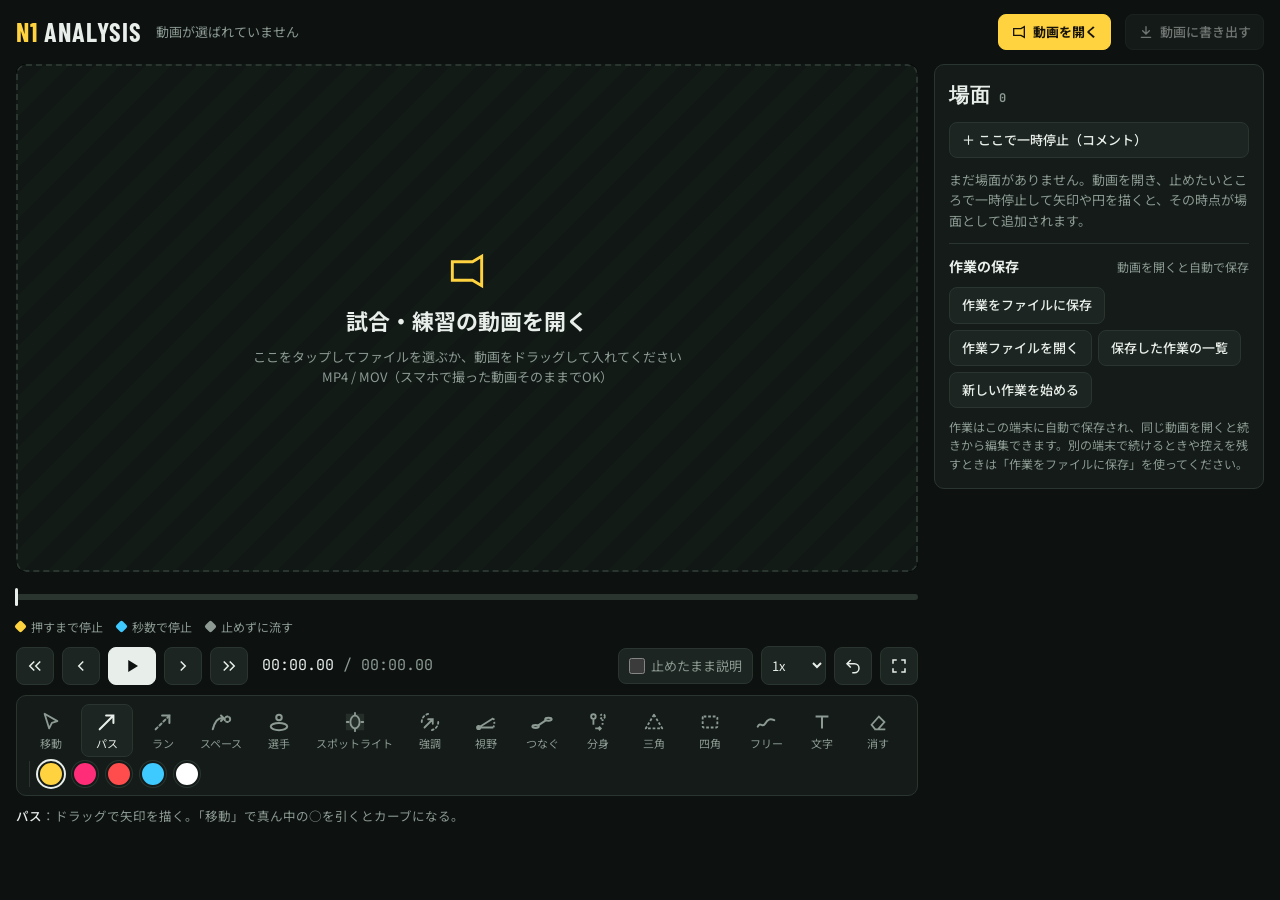
<file: classic/index.html>
<!doctype html>
<html lang="ja">
<head>
<meta charset="utf-8">
<meta name="viewport" content="width=device-width,initial-scale=1,viewport-fit=cover">
<meta name="theme-color" content="#0d1210">
<meta name="apple-mobile-web-app-capable" content="yes">
<meta name="mobile-web-app-capable" content="yes">
<meta name="apple-mobile-web-app-status-bar-style" content="black-translucent">
<meta name="apple-mobile-web-app-title" content="N1分析">
<link rel="manifest" href="manifest.webmanifest">
<link rel="icon" href="icons/icon-192.png">
<link rel="apple-touch-icon" href="icons/apple-touch-icon.png">
<title>N1 プレー分析ボード</title>
<link rel="preconnect" href="https://fonts.googleapis.com">
<link rel="stylesheet" href="https://fonts.googleapis.com/css2?family=Barlow+Condensed:wght@600;700&family=JetBrains+Mono:wght@500&family=Noto+Sans+JP:wght@400;500;700&display=swap">
<style>
html,body{margin:0}
:root{padding-top:env(safe-area-inset-top,0px);padding-bottom:env(safe-area-inset-bottom,0px)}
body{font-family:system-ui,sans-serif;font-size:14px;-webkit-text-size-adjust:100%}
img{max-width:100%}
/* Layout: video stage + timeline + tool rail on the left, "場面" (moment) list on the right; stacks on phones. Single dark look, like an editing suite. */
:root{
  --bg:#0d1210; --panel:#141b18; --raise:#1c2521; --line:#2a3530;
  --fg:#e8eee9; --muted:#8c9a93; --accent:#ffd23f; --danger:#ff5a4f; --hold:#3ec9ff;
  --f-disp:"Barlow Condensed","Arial Narrow",system-ui,sans-serif;
  --f-body:"Noto Sans JP","Hiragino Sans","Yu Gothic",system-ui,sans-serif;
  --f-mono:"JetBrains Mono",ui-monospace,Menlo,monospace;
  color-scheme:dark;
}
*{box-sizing:border-box}
[hidden]{display:none!important}
html,body{background:var(--bg);color:var(--fg)}
body{font-family:var(--f-body);font-size:14px;line-height:1.55}
button,select,input,textarea{font:inherit;color:inherit}
button{cursor:pointer}
:focus-visible{outline:2px solid var(--accent);outline-offset:2px}
.app{max-width:1400px;margin:0 auto;padding-inline:16px;padding-block:14px 32px;display:grid;gap:14px}
header{display:flex;align-items:center;gap:14px;flex-wrap:wrap}
.brand{font-family:var(--f-disp);font-weight:700;font-size:26px;letter-spacing:.04em;line-height:1}
.brand b{color:var(--accent)}
.clip{color:var(--muted);font-size:13px;min-width:0;overflow:hidden;text-overflow:ellipsis;white-space:nowrap;flex:1}
.btn{display:inline-flex;align-items:center;gap:6px;border:1px solid var(--line);background:var(--raise);border-radius:8px;padding:7px 12px;font-size:13px;font-weight:500;white-space:nowrap}
.btn:hover{border-color:var(--muted)}
.btn.primary{background:var(--accent);color:#16130a;border-color:var(--accent);font-weight:700}
.btn svg{width:16px;height:16px}
.layout{display:grid;grid-template-columns:minmax(0,1fr) 330px;gap:16px;align-items:start}
@media (max-width:900px){.layout{grid-template-columns:1fr}}
.player{display:grid;gap:10px;min-width:0}
.wrap{display:grid;place-items:center;background:#000;border-radius:10px;overflow:hidden}
.wrap:fullscreen{border-radius:0;width:100vw;height:100vh}
.stage{--ar:1.7778;position:relative;width:100%;aspect-ratio:var(--ar);max-width:100%;background:#000}
@media (min-height:500px){.stage{max-width:min(100%, calc(66vh * var(--ar)))}}
.wrap:fullscreen .stage{max-width:min(100vw, calc(100vh * var(--ar)))}
.stage video,.stage canvas{position:absolute;inset:0;width:100%;height:100%;display:block}
.stage video{object-fit:contain}
#ink{touch-action:none;cursor:crosshair}
.caption.movable{pointer-events:auto;cursor:move;outline:1px dashed rgba(255,255,255,.6);outline-offset:3px;touch-action:none}
.caption{white-space:pre-line}
.caption{position:absolute;left:50%;bottom:5%;transform:translateX(-50%);max-width:86%;background:rgba(8,11,10,.82);border-left:4px solid var(--accent);padding:.5em .9em;border-radius:6px;font-weight:700;font-size:calc(clamp(13px,2vw,22px) * var(--cfs,1));line-height:1.45;pointer-events:none;text-wrap:balance}
.stage video{transition:filter .25s}
.frame{position:absolute;inset:0;border:4px solid var(--hold);pointer-events:none;opacity:0;transition:opacity .2s}
.stage.held .frame{opacity:1}
.stage.tracking .frame{opacity:1;border-color:var(--accent)}
.flash{position:absolute;inset:0;background:#fff;opacity:0;pointer-events:none}
.flash.go{animation:flash .45s ease-out}
@keyframes flash{0%{opacity:.5}100%{opacity:0}}
.badge{--c:var(--hold);position:absolute;top:3%;left:2%;max-width:96%;display:flex;align-items:center;gap:10px;flex-wrap:wrap;background:rgba(8,11,10,.9);border:2px solid var(--c);border-radius:12px;padding:8px 8px 10px 10px;overflow:hidden;font-variant-numeric:tabular-nums}
.badge.track{--c:var(--accent)}
.b-ic{width:clamp(30px,4vw,42px);height:clamp(30px,4vw,42px);border-radius:50%;background:var(--c);color:#06202b;display:grid;place-items:center;flex:none}
.b-ic svg{width:55%;height:55%}
.b-txt{display:grid;line-height:1.25;min-width:0}
.b-txt strong{font-size:clamp(15px,2.3vw,24px);letter-spacing:.02em}
.b-txt small{color:var(--muted);font-size:12px}
.b-btns{display:flex;gap:6px}
.badge button{border:1px solid var(--line);border-radius:8px;background:var(--raise);color:var(--fg);font-size:13px;font-weight:700;padding:6px 12px}
.badge button.go{background:var(--c);border-color:var(--c);color:#06202b}
.b-bar{position:absolute;left:0;right:0;bottom:0;height:4px;background:rgba(255,255,255,.12)}
.b-bar div{height:100%;width:100%;background:var(--c);transform-origin:left}
@media (prefers-reduced-motion:reduce){.flash.go{animation:none}.stage video,.frame{transition:none}}
.legend{display:flex;gap:14px;flex-wrap:wrap;font-size:12px;color:var(--muted);margin-top:-4px}
.legend span{display:flex;align-items:center;gap:6px}
.legend i{width:9px;height:9px;transform:rotate(45deg);border-radius:2px;background:var(--accent)}
.legend i.timed{background:var(--hold)}
.legend i.pass{background:var(--muted)}
.pz{display:grid;gap:5px}
.pz-l{font-size:12px;color:var(--muted)}
.seg{display:flex;flex-wrap:wrap;gap:4px}
.seg button{border:1px solid var(--line);background:var(--bg);border-radius:999px;padding:4px 10px;font-size:12px;color:var(--muted)}
.seg button:hover{color:var(--fg)}
.seg button[aria-pressed="true"]{background:var(--accent);border-color:var(--accent);color:#16130a;font-weight:700}
.seg button.t[aria-pressed="true"]{background:var(--hold);border-color:var(--hold);color:#06202b}
.seg button.n[aria-pressed="true"]{background:var(--muted);border-color:var(--muted);color:#0d1210}
.textin{resize:none;font-family:inherit;line-height:1.3;color:var(--fg);overflow:hidden;
}
.textin{position:absolute;transform:translate(0,-50%);min-width:160px;max-width:60%;background:rgba(8,11,10,.9);border:2px solid var(--accent);border-radius:6px;padding:4px 8px;font-weight:700;outline:none}
.drop{position:absolute;inset:0;display:flex;flex-direction:column;align-items:center;justify-content:center;gap:10px;text-align:center;padding:16px;cursor:pointer;color:var(--muted);background:repeating-linear-gradient(135deg,#101714 0 18px,#131b17 18px 36px);border:2px dashed var(--line);border-radius:10px;font-size:13px}
.drop svg{width:44px;height:44px;color:var(--accent)}
.drop strong{color:var(--fg);font-size:clamp(16px,2.4vw,22px)}
.drop.over{border-color:var(--accent);color:var(--fg)}

.timeline{position:relative;height:30px;cursor:pointer;touch-action:none;user-select:none}
.track{position:absolute;left:0;right:0;top:12px;height:6px;border-radius:3px;background:var(--line)}
.fill{position:absolute;left:0;top:0;bottom:0;background:var(--muted);border-radius:3px}
.head{position:absolute;top:-6px;width:3px;height:18px;margin-left:-1.5px;background:var(--fg);border-radius:2px}
.mk{position:absolute;top:-8px;width:12px;height:12px;margin-left:-6px;transform:rotate(45deg);border-radius:2px;background:var(--accent);border:2px solid var(--bg)}
.mk.timed{background:var(--hold)}
.mk.pass{background:var(--muted)}

.controls{display:flex;align-items:center;gap:8px;flex-wrap:wrap}
.ic{width:38px;height:38px;display:grid;place-items:center;border:1px solid var(--line);background:var(--raise);border-radius:8px}
.ic:hover{border-color:var(--muted)}
.ic svg{width:18px;height:18px}
.ic.play{width:48px;background:var(--fg);color:var(--bg);border-color:var(--fg)}
.tc{font-family:var(--f-mono);font-variant-numeric:tabular-nums;font-size:15px;padding-inline:6px}
.tc span{color:var(--muted)}
.spacer{flex:1}
select.sm{background:var(--raise);border:1px solid var(--line);border-radius:8px;padding:8px 6px;font-size:13px}
.chk{display:flex;align-items:center;gap:6px;font-size:13px;color:var(--muted);border:1px solid var(--line);border-radius:8px;padding:7px 10px;background:var(--raise);cursor:pointer}
.chk input{accent-color:var(--hold);width:16px;height:16px;margin:0}
.chk:has(input:checked){color:var(--fg);border-color:var(--hold)}

.tools{display:flex;gap:4px;flex-wrap:wrap;align-items:center;padding:8px;background:var(--panel);border:1px solid var(--line);border-radius:10px}
.tool{display:flex;flex-direction:column;align-items:center;gap:2px;min-width:52px;padding:6px 6px 4px;border:1px solid transparent;background:transparent;border-radius:8px;font-size:11px;color:var(--muted)}
.tool svg{width:22px;height:22px}
.tool:hover{color:var(--fg)}
.tool[aria-pressed="true"]{background:var(--raise);border-color:var(--line);color:var(--fg)}
.tool.hot[aria-pressed="true"]{border-color:var(--accent)}
.ropts{display:flex;align-items:center;gap:6px;flex-wrap:wrap}
.ropts[hidden]{display:none}
.ro-l{font-size:11px;color:var(--muted);margin-left:4px}
.seg button .bgdot{display:inline-block;width:10px;height:10px;border-radius:3px;margin-right:4px;vertical-align:-1px;border:1px solid rgba(255,255,255,.35)}
.until{display:inline-flex;gap:2px;margin-left:auto}
.m-item .until button{font-family:var(--f-mono);font-variant-numeric:tabular-nums}
.m-item .until button.set{color:var(--accent);border-color:var(--accent)}
.m-opts .mini{background:var(--bg);border:1px solid var(--line);border-radius:6px;font-size:12px;padding:3px 8px;color:var(--fg)}
.m-opts .mini:hover{border-color:var(--muted)}
.m-item button[aria-pressed="true"]{background:var(--accent);border-color:var(--accent);color:#16130a;font-weight:700}
.caption[data-bg="white"]{background:rgba(255,255,255,.93);color:#111;border-left-color:#111}
.caption[data-bg="yellow"]{background:#ffd23f;color:#111;border-left-color:#111}
.caption[data-bg="pink"]{background:#ff2d78;color:#fff;border-left-color:#fff}
.caption[data-bg="red"]{background:#e5392f;color:#fff;border-left-color:#fff}
.caption[data-bg="blue"]{background:#1f7fd6;color:#fff;border-left-color:#fff}
.caption[data-bg="none"]{background:none;border-left-color:transparent;text-shadow:0 0 4px #000,0 0 2px #000,0 1px 2px #000}
.sep{width:1px;align-self:stretch;background:var(--line);margin-inline:4px}
.sw{width:26px;height:26px;border-radius:50%;border:2px solid var(--panel);box-shadow:0 0 0 1px var(--line)}
.sw[aria-pressed="true"]{box-shadow:0 0 0 2px var(--fg)}
.hint{font-size:12.5px;color:var(--muted);margin:0;min-height:1.5em}
.hint b{color:var(--fg);font-weight:500}

.side{background:var(--panel);border:1px solid var(--line);border-radius:10px;padding:14px;display:grid;gap:12px;min-width:0}
.side h2{margin:0;font-family:var(--f-disp);font-size:20px;letter-spacing:.05em;display:flex;align-items:baseline;gap:8px}
.side h2 small{font-family:var(--f-mono);font-size:12px;color:var(--muted);letter-spacing:0}
.list{display:grid;gap:8px;max-height:62vh;overflow:auto;padding-right:2px}
@media (max-width:900px){.list{max-height:none}}
.empty{color:var(--muted);margin:0;font-size:13px}
.moment{border:1px solid var(--line);background:var(--raise);border-radius:8px;padding:10px;display:grid;gap:8px}
.moment.on{border-color:var(--accent)}
.m-head{display:flex;align-items:center;gap:8px}
.m-tog{background:none;border:0;color:var(--muted);width:20px;height:24px;padding:0;font-size:13px;transition:transform .15s}
.m-tog[aria-expanded="true"]{transform:rotate(90deg);color:var(--fg)}
.m-sum{flex:1;min-width:0;font-size:12px;color:var(--muted);overflow:hidden;text-overflow:ellipsis;white-space:nowrap}
.psel{background:var(--bg);border:1px solid var(--line);border-radius:999px;padding:3px 6px;font-size:12px;font-weight:700;max-width:46%}
.psel.p-hold{border-color:var(--accent);color:var(--accent)}
.psel.p-timed{border-color:var(--hold);color:var(--hold)}
.psel.p-pass{color:var(--muted)}
.m-body{display:grid;gap:8px;min-width:0}
.list{grid-template-columns:minmax(0,1fr)}
.moment{min-width:0}
.m-head{min-width:0}
.m-head .m-time,.m-head .m-del,.m-head .m-tog{flex:none}
.m-time{font-family:var(--f-mono);font-variant-numeric:tabular-nums;background:none;border:0;padding:0;font-size:14px;color:var(--accent);text-decoration:underline;text-underline-offset:3px}
.m-count{font-size:12px;color:var(--muted);flex:1}
.m-del{background:none;border:0;color:var(--muted);font-size:12px;padding:2px 4px;border-radius:4px}
.m-del:hover{color:var(--danger)}
.m-del.armed{color:#fff;background:var(--danger)}
.moment textarea{width:100%;resize:vertical;min-height:52px;background:var(--bg);border:1px solid var(--line);border-radius:6px;padding:6px 8px;font-size:13px}
.m-opts{display:flex;gap:10px;flex-wrap:wrap;font-size:12px;color:var(--muted)}
.m-opts label{display:flex;align-items:center;gap:4px}
.m-opts select{background:var(--bg);border:1px solid var(--line);border-radius:6px;padding:3px 4px;font-size:12px;color:var(--fg)}
.m-items{display:grid;gap:4px}
.m-item{display:flex;align-items:center;gap:6px;font-size:12px;color:var(--muted);flex-wrap:wrap}
.m-item .dot{width:10px;height:10px;border-radius:50%;flex:none}
.m-item span{flex:1;min-width:90px}
.m-item button{background:var(--bg);border:1px solid var(--line);border-radius:6px;font-size:12px;padding:2px 8px;color:var(--fg)}
.m-item button:hover{border-color:var(--muted)}
details{font-size:13px;color:var(--muted)}
details summary{cursor:pointer}
details .row{display:flex;gap:6px;flex-wrap:wrap;margin-top:8px}
details textarea{width:100%;min-height:80px;margin-top:8px;background:var(--bg);border:1px solid var(--line);border-radius:6px;padding:6px;font-family:var(--f-mono);font-size:11px;color:var(--fg)}
.note{font-size:12px;color:var(--muted);margin:0}
.toast{position:fixed;left:50%;bottom:calc(20px + env(safe-area-inset-bottom,0px));transform:translateX(-50%);background:var(--fg);color:var(--bg);padding:8px 16px;border-radius:999px;font-weight:500;font-size:13px;z-index:10;max-width:90vw;text-align:center}
.work{display:grid;gap:10px;border-top:1px solid var(--line);padding-top:12px}
.work-h{display:flex;align-items:baseline;justify-content:space-between;gap:8px;flex-wrap:wrap}
.work-h h3{margin:0;font-size:14px}
.saved{font-size:12px;color:var(--muted);font-variant-numeric:tabular-nums}
.saved.ok{color:#6fd39a}
.saved.err{color:var(--danger)}
.work-btns{display:flex;flex-wrap:wrap;gap:6px}
.found{border:1px solid var(--accent);border-radius:8px;padding:10px;display:grid;gap:8px;font-size:13px;background:var(--raise)}
.found .row{display:flex;gap:6px;flex-wrap:wrap}
.wlist{display:grid;gap:6px;max-height:50vh;overflow:auto}
.witem{display:flex;align-items:center;gap:8px;flex-wrap:wrap;border:1px solid var(--line);border-radius:8px;padding:8px 10px;background:var(--raise)}
.witem .wi-t{flex:1;min-width:0;display:grid;gap:2px}
.witem .wi-t b{font-size:13px;overflow:hidden;text-overflow:ellipsis;white-space:nowrap}
.witem .wi-t small{font-size:12px;color:var(--muted)}
.witem .cur{font-size:11px;color:var(--accent)}
.modal{position:fixed;inset:0;z-index:20;display:grid;place-items:center;padding:16px;background:rgba(5,8,7,.72)}
.modal.low{place-items:end center;background:rgba(5,8,7,.25);padding-bottom:calc(16px + env(safe-area-inset-bottom,0px))}
.sheet{width:min(520px,100%);background:var(--panel);border:1px solid var(--line);border-radius:12px;padding:18px;display:grid;gap:12px;box-shadow:0 20px 50px rgba(0,0,0,.5)}
.sheet h3{margin:0;font-size:17px}
.sheet .note{font-size:13px}
.sheet .row{display:flex;gap:8px;justify-content:flex-end;flex-wrap:wrap}
.btn:disabled{opacity:.45;cursor:not-allowed}
.pbar{height:8px;border-radius:4px;background:var(--line);overflow:hidden}
.pbar div{height:100%;width:0;background:var(--accent);transition:width .2s linear}
.vh{position:absolute;width:1px;height:1px;overflow:hidden;clip:rect(0 0 0 0)}
</style>
</head>
<body>

<div class="app">
  <header>
    <div class="brand"><b>N1</b> ANALYSIS</div>
    <div class="clip" id="clip">動画が選ばれていません</div>
    <label class="btn primary" for="file">
      <svg viewBox="0 0 24 24" fill="none" stroke="currentColor" stroke-width="2"><path d="M4 7h11l5-3v16l-5-3H4z"/></svg>動画を開く
    </label>
    <input class="vh" type="file" id="file" accept="video/*">
    <button class="btn" id="exportBtn" type="button" disabled>
      <svg viewBox="0 0 24 24" fill="none" stroke="currentColor" stroke-width="2" stroke-linecap="round"><path d="M12 4v11M7 10l5 5 5-5M5 20h14"/></svg>動画に書き出す
    </button>
  </header>

  <main class="layout">
    <section class="player">
      <div class="wrap" id="wrap">
        <div class="stage" id="stage">
          <video id="video" playsinline preload="auto" hidden></video>
          <canvas id="ink" aria-label="描画エリア"></canvas>
          <label class="drop" id="drop" for="file">
            <svg viewBox="0 0 24 24" fill="none" stroke="currentColor" stroke-width="1.6"><path d="M4 7h11l5-3v16l-5-3H4z"/></svg>
            <strong>試合・練習の動画を開く</strong>
            <span>ここをタップしてファイルを選ぶか、動画をドラッグして入れてください<br>MP4 / MOV（スマホで撮った動画そのままでOK）</span>
          </label>
          <div class="caption" id="caption" hidden></div>
          <div class="frame"></div>
          <div class="flash" id="flash"></div>
          <div class="badge" id="badge" hidden>
            <span class="b-ic" id="badgeIc"></span>
            <span class="b-txt"><strong id="badgeText"></strong><small id="badgeSub"></small></span>
            <span class="b-btns"><button id="badgeKeep" type="button">このまま止める</button><button class="go" id="badgeGo" type="button"></button></span>
            <span class="b-bar"><div id="badgeBar"></div></span>
          </div>
          <textarea class="textin" id="textin" rows="1" placeholder="文字を入力（改行できます）&#10;外をタップで確定" hidden></textarea>
        </div>
      </div>

      <div class="timeline" id="timeline" aria-label="タイムライン">
        <div class="track"><div class="fill" id="fill"></div><div id="markers"></div><div class="head" id="head"></div></div>
      </div>
      <div class="legend"><span><i></i>押すまで停止</span><span><i class="timed"></i>秒数で停止</span><span><i class="pass"></i>止めずに流す</span></div>

      <div class="controls">
        <button class="ic" id="back1" type="button" title="1秒戻る"><svg viewBox="0 0 24 24" fill="none" stroke="currentColor" stroke-width="2"><path d="M11 6l-6 6 6 6M19 6l-6 6 6 6"/></svg></button>
        <button class="ic" id="prevF" type="button" title="1コマ戻る"><svg viewBox="0 0 24 24" fill="none" stroke="currentColor" stroke-width="2"><path d="M15 6l-6 6 6 6"/></svg></button>
        <button class="ic play" id="play" type="button" title="再生 / 停止 (Space)"></button>
        <button class="ic" id="nextF" type="button" title="1コマ進む"><svg viewBox="0 0 24 24" fill="none" stroke="currentColor" stroke-width="2"><path d="M9 6l6 6-6 6"/></svg></button>
        <button class="ic" id="fwd1" type="button" title="1秒進む"><svg viewBox="0 0 24 24" fill="none" stroke="currentColor" stroke-width="2"><path d="M13 6l6 6-6 6M5 6l6 6-6 6"/></svg></button>
        <div class="tc" id="tc">00:00.00 <span>/ 00:00.00</span></div>
        <div class="spacer"></div>
        <label class="chk" title="秒数指定の一時停止も、自動で再開せず止めたままにします"><input type="checkbox" id="noAuto"> 止めたまま説明</label>
        <select class="sm" id="speed" aria-label="再生速度">
          <option value="0.25">0.25x</option><option value="0.5">0.5x</option><option value="1" selected>1x</option><option value="2">2x</option>
        </select>
        <button class="ic" id="undo" type="button" title="元に戻す (Ctrl+Z)"><svg viewBox="0 0 24 24" fill="none" stroke="currentColor" stroke-width="2"><path d="M9 14L4 9l5-5"/><path d="M4 9h10a6 6 0 010 12h-3"/></svg></button>
        <button class="ic" id="fs" type="button" title="全画面"><svg viewBox="0 0 24 24" fill="none" stroke="currentColor" stroke-width="2"><path d="M4 9V4h5M20 9V4h-5M4 15v5h5M20 15v5h-5"/></svg></button>
      </div>

      <div class="tools" id="tools">
        <button class="tool" data-tool="move" type="button"><svg viewBox="0 0 24 24" fill="none" stroke="currentColor" stroke-width="2" stroke-linejoin="round"><path d="M5 3l14 8-6 2-3 6z"/></svg>移動</button>
        <button class="tool" data-tool="arrow" type="button"><svg viewBox="0 0 24 24" fill="none" stroke="currentColor" stroke-width="2.2" stroke-linecap="round"><path d="M4 20L19 5M11 5h8v8"/></svg>パス</button>
        <button class="tool" data-tool="run" type="button"><svg viewBox="0 0 24 24" fill="none" stroke="currentColor" stroke-width="2.2" stroke-linecap="round" stroke-dasharray="3 3"><path d="M4 20L19 5"/><path d="M11 5h8v8" stroke-dasharray="none"/></svg>ラン</button>
        <button class="tool" data-tool="space" type="button"><svg viewBox="0 0 24 24" fill="none" stroke="currentColor" stroke-width="2.2" stroke-linecap="round"><path d="M3 20C6 9 11 7 15 8"/><path d="M12 5l3 3-3 3"/><circle cx="19" cy="9" r="3" stroke-dasharray="2 2"/></svg>スペース</button>
        <button class="tool" data-tool="ring" type="button"><svg viewBox="0 0 24 24" fill="none" stroke="currentColor" stroke-width="2.2"><ellipse cx="12" cy="17" rx="9" ry="4"/><circle cx="12" cy="7" r="3"/></svg>選手</button>
        <button class="tool" data-tool="spot" type="button"><svg viewBox="0 0 24 24" fill="none" stroke="currentColor" stroke-width="2"><ellipse cx="12" cy="12" rx="5" ry="7"/><path d="M2 3h20v18H2z" stroke-opacity=".35" fill="currentColor" fill-opacity=".15" stroke="none"/><path d="M12 2v2M12 20v2M3 12h2M19 12h2" stroke-linecap="round"/></svg>スポットライト</button>
        <button class="tool" data-tool="pulse" type="button"><svg viewBox="0 0 24 24" fill="none" stroke="currentColor" stroke-width="2" stroke-linecap="round"><path d="M6 18L15 9M10 9h5v5"/><path d="M3 12a9 9 0 0 1 9-9M21 12a9 9 0 0 1-9 9" stroke-dasharray="2 3"/></svg>強調</button>
        <button class="tool" data-tool="view" type="button"><svg viewBox="0 0 24 24" fill="none" stroke="currentColor" stroke-width="2" stroke-linejoin="round"><path d="M4 18L20 8M4 18L20 18" /><path d="M20 8a12 12 0 0 1 0 10" stroke-dasharray="2 2"/><circle cx="4" cy="18" r="1.8" fill="currentColor"/></svg>視野</button>
        <button class="tool" data-tool="link" type="button"><svg viewBox="0 0 24 24" fill="none" stroke="currentColor" stroke-width="2.2"><ellipse cx="5" cy="17" rx="3.5" ry="1.6"/><ellipse cx="19" cy="9" rx="3.5" ry="1.6"/><path d="M7.5 16L16.5 10"/></svg>つなぐ</button>
        <button class="tool hot" data-tool="ghost" type="button"><svg viewBox="0 0 24 24" fill="none" stroke="currentColor" stroke-width="2"><circle cx="7" cy="6" r="2.5"/><path d="M7 9v6" /><circle cx="17" cy="6" r="2.5" stroke-dasharray="2 2"/><path d="M17 9v6" stroke-dasharray="2 2"/><path d="M9 19h6m-2-2 2 2-2 2"/></svg>分身</button>
        <button class="tool" data-tool="tri" type="button"><svg viewBox="0 0 24 24" fill="none" stroke="currentColor" stroke-width="2" stroke-dasharray="3 2" stroke-linejoin="round"><path d="M12 4l9 15H3z"/></svg>三角</button>
        <button class="tool" data-tool="zone" type="button"><svg viewBox="0 0 24 24" fill="none" stroke="currentColor" stroke-width="2" stroke-dasharray="3 2"><rect x="4" y="6" width="16" height="12" rx="1"/></svg>四角</button>
        <button class="tool" data-tool="pen" type="button"><svg viewBox="0 0 24 24" fill="none" stroke="currentColor" stroke-width="2.2" stroke-linecap="round"><path d="M3 17c3-6 5 2 8-3s5-6 10-4"/></svg>フリー</button>
        <button class="tool" data-tool="text" type="button"><svg viewBox="0 0 24 24" fill="none" stroke="currentColor" stroke-width="2.2"><path d="M5 6h14M12 6v13"/></svg>文字</button>
        <button class="tool" data-tool="erase" type="button"><svg viewBox="0 0 24 24" fill="none" stroke="currentColor" stroke-width="2"><path d="M8 20h12M5 15l8-9 6 6-7 8H9z"/></svg>消す</button>
        <span class="sep"></span>
        <div id="swatches" style="display:flex;gap:8px"></div>
        <div id="ringOpts" class="ropts" hidden>
          <span class="sep"></span>
          <span class="ro-l">線</span>
          <div class="seg" id="ringSt"><button type="button" data-v="solid">実線</button><button type="button" data-v="dash">点線</button></div>
          <span class="ro-l">濃さ</span>
          <div class="seg" id="ringOp"><button type="button" data-v="1">濃い</button><button type="button" data-v="0.6">普通</button><button type="button" data-v="0.3">薄い</button></div>
          <div class="seg"><button type="button" id="ringHl">＋スポットライト</button></div>
        </div>
        <div id="viewOpts" class="ropts" hidden>
          <span class="sep"></span>
          <span class="ro-l">視野の広さ</span>
          <div class="seg" id="viewW"><button type="button" data-v="15">狭い</button><button type="button" data-v="30">普通</button><button type="button" data-v="55">広い</button></div>
        </div>
        <div id="pulseOpts" class="ropts" hidden>
          <span class="sep"></span>
          <span class="ro-l">膨らむ間隔</span>
          <div class="seg" id="pulseP"><button type="button" data-v="0.6">速い 0.6秒</button><button type="button" data-v="1">1秒</button><button type="button" data-v="2">ゆっくり 2秒</button></div>
        </div>
        <div id="textOpts" class="ropts" hidden>
          <span class="sep"></span>
          <span class="ro-l">大きさ</span>
          <div class="seg" id="textFs"></div>
          <span class="ro-l">背景</span>
          <div class="seg" id="textBg"></div>
        </div>
      </div>
      <p class="hint" id="hint"></p>
    </section>

    <aside class="side">
      <h2>場面 <small id="count">0</small></h2>
      <div class="found" id="found" hidden><span id="foundText"></span><div class="row"><button class="btn primary" id="foundLoad" type="button">読み込む</button><button class="btn" id="foundSkip" type="button">新しく始める</button></div></div>
      <button class="btn" id="addNote" type="button">＋ ここで一時停止（コメント）</button>
      <div class="list" id="list"></div>
      <section class="work" aria-labelledby="workH">
        <div class="work-h"><h3 id="workH">作業の保存</h3><span class="saved" id="saveState">動画を開くと自動で保存</span></div>
        <div class="work-btns">
          <button class="btn" id="workSave" type="button">作業をファイルに保存</button>
          <button class="btn" id="workOpen" type="button">作業ファイルを開く</button>
          <button class="btn" id="workList" type="button">保存した作業の一覧</button>
          <button class="btn" id="workNew" type="button">新しい作業を始める</button>
        </div>
        <input class="vh" type="file" id="workFile" accept=".json,application/json">
        <p class="note">作業はこの端末に自動で保存され、同じ動画を開くと続きから編集できます。別の端末で続けるときや控えを残すときは「作業をファイルに保存」を使ってください。</p>
      </section>
    </aside>
  </main>
</div>
<div class="toast" id="toast" hidden></div>
<div class="modal" id="exModal" hidden>
  <div class="sheet" role="dialog" aria-labelledby="exH">
    <h3 id="exH">書き込み入りの動画を書き出す</h3>
    <p class="note">動画を最初から再生しながら、矢印・コメント・スポットライト・一時停止をそのまま入れた動画ファイルを作ります。動画の長さと止める時間の合計ぶん時間がかかります。書き出し中はこのタブを開いたままにしてください。</p>
    <div class="pz"><span class="pz-l">「押すまで停止」の場面は、書き出す動画では</span>
      <div class="seg" id="exHold"><button type="button" data-v="3">3秒</button><button type="button" data-v="5">5秒</button><button type="button" data-v="8">8秒</button><button type="button" data-v="12">12秒</button></div>
      <span class="pz-l">止めてから続きを再生します。</span></div>
    <label class="chk" id="exAudioWrap"><input type="checkbox" id="exAudio" checked> 動画の音声も入れる</label>
    <div class="row"><button class="btn" id="exCancel" type="button">やめる</button><button class="btn primary" id="exStart" type="button">書き出しを始める</button></div>
  </div>
</div>
<div class="modal" id="workModal" hidden>
  <div class="sheet" role="dialog" aria-labelledby="wmH">
    <h3 id="wmH">保存した作業の一覧</h3>
    <p class="note" id="wmNote">今開いている動画に読み込む作業を選んでください。</p>
    <div class="wlist" id="wlist"></div>
    <div class="row"><button class="btn" id="wmClose" type="button">閉じる</button></div>
  </div>
</div>
<div class="modal low" id="exProg" hidden>
  <div class="sheet">
    <h3 id="exTitle">書き出し中…</h3>
    <div class="pbar"><div id="exBar"></div></div>
    <p class="note" id="exNote"></p>
    <div class="row"><button class="btn" id="exStop" type="button">中止</button><button class="btn primary" id="exSave" type="button" hidden>保存する</button></div>
  </div>
</div>

<script>
(() => {
const $ = s => document.querySelector(s);
const video = $('#video'), ink = $('#ink'), stage = $('#stage');
const ctx = ink.getContext('2d');
const FPS = 30;
const COLORS = [['#ffd23f','黄'],['#ff2d78','ピンク'],['#ff4d4d','赤'],['#3ec9ff','青'],['#ffffff','白']];
const HINTS = {
  move: '<b>移動</b>：図形・分身・コメントをドラッグで動かす。矢印は両端の●で長さ、真ん中の○で曲がり具合を変える（○をダブルクリックでまっすぐに戻す）。エリアは角の●で形を変え、辺の○で角を追加。',
  arrow: '<b>パス</b>：ドラッグで矢印を描く。「移動」で真ん中の○を引くとカーブになる。',
  run: '<b>ラン</b>：ドラッグで点線矢印（人の動き）を描く。',
  space: '<b>スペース</b>：出し手から、ボールを出したいスペースへドラッグ。着地点に点線の円が付く。「移動」で真ん中の○を引くと浮き球・カーブに。',
  spot: '<b>スポットライト</b>：目立たせたい選手や場所を四角で囲むと、そこだけ明るく周りが暗くなる。選手マークの「スポット」を押すと、追いかけながら照らせる。',
  pulse: '<b>強調</b>：矢印・選手マーク・エリア・文字などをタップすると、膨らむ・縮むをくり返して目立つ。もう一度タップで解除。間隔はツール欄で選ぶ。',
  view: '<b>視野</b>：選手の足元（選手マーク）から、見ている方向へドラッグ。選手マークから描くと、選手が動いても視野がついていく。「移動」で先端の●で向きと距離、横の○で広さを変える。',
  link: '<b>つなぐ</b>：選手マークを順にタップすると線でつながる。続けてタップすると連続でつなげる（DFラインなど）。Escか別のツールで終了。',
  ring: '<b>選手</b>：選手の足元から外へドラッグしてマーク。右の場面リストの「自動で追いかける」で映像の動きについていきます。',
  ghost: '<b>分身</b>：動かしたい選手を四角で囲む → 分身ができるので、本当にいてほしかった位置へドラッグ。',
  tri: '<b>三角</b>：ドラッグで三角のエリアを描く。描いたあと自動で「移動」になるので、角の●を引いて形を整えてください。',
  zone: '<b>四角</b>：ドラッグで四角のエリアを描く。描いたあと自動で「移動」になるので、角の●を引いて形を整えてください。',
  pen: '<b>フリー</b>：自由に線を描く。',
  text: '<b>文字</b>：タップした位置に文字を置く。Enterで改行、外をタップで確定。「移動」で文字をダブルクリックすると書き直せる。大きさと背景色はツール欄で選ぶ。置いた文字は右の場面リストで大きさ・背景を変えられる。',
  erase: '<b>消す</b>：消したい図形をタップ。'
};
const BGS = [['dark','黒','rgba(10,14,12,.82)',null],['white','白','rgba(255,255,255,.93)','#111'],['yellow','黄','#ffd23f','#111'],['pink','ピンク','#ff2d78','#fff'],['red','赤','#e5392f','#fff'],['blue','青','#1f7fd6','#fff'],['none','なし',null,null]];
const BG = Object.fromEntries(BGS.map(b => [b[0], { key:b[0], name:b[1], fill:b[2], tc:b[3] }]));
function bgDot(k){ const b = BG[k]; return `<i class="bgdot" style="background:${b.fill || 'transparent'};${k === 'none' ? 'border-style:dashed' : ''}"></i>`; }
const SIZES = [[0.7,'小'],[1,'中'],[1.4,'大'],[2,'特大']];
const sizeName = v => (SIZES.find(x => x[0] === (v || 1)) || [0,'中'])[1];
const nextSize = v => SIZES[(SIZES.findIndex(x => x[0] === (v || 1)) + 1) % SIZES.length][0];
const textFs = (s, W) => Math.max(10, W*.026*(s.fs || 1));
function textBox(s, W, H){
  const fs = textFs(s, W), pad = fs*.45, lh = fs*1.3, lines = String(s.s).split('\n');
  ctx.save(); ctx.font = `700 ${fs}px "Noto Sans JP", sans-serif`; const tw = Math.max(...lines.map(l => ctx.measureText(l).width)); ctx.restore();
  const bw = tw + pad*2, bh = (lines.length - 1)*lh + fs + pad*1.2;
  return { fs, pad, lh, lines, bw, bh, x:s.a[0]*W, top:s.a[1]*H - bh/2 };
}
const S = { open:new Set(), tool:'arrow', color:COLORS[0][0], moments:[], key:'', src:null, lastT:0, skipId:null, holdId:null, holdUntil:null,
  draft:null, drag:null, undo:[], url:null, enter:new Map(), tracking:null, warnedQuota:false };
const clamp = (v,a,b) => Math.min(b, Math.max(a, v));
const uid = () => Math.random().toString(36).slice(2,9);
const ease = u => u*u*(3-2*u);
const fmt = t => { if (!isFinite(t) || t < 0) t = 0; const m = Math.floor(t/60), s = Math.floor(t%60), f = Math.floor((t%1)*FPS + 1e-6);
  return `${String(m).padStart(2,'0')}:${String(s).padStart(2,'0')}.${String(f).padStart(2,'0')}`; };

let toastT;
function toast(msg, ms = 2600){ const el = $('#toast'); el.textContent = msg; el.hidden = false; clearTimeout(toastT); toastT = setTimeout(() => el.hidden = true, ms); }

/* ---------- source ---------- */
function videoSource(v){
  return {
    get t(){ return v.currentTime }, set t(x){ v.currentTime = clamp(x, 0, v.duration || 0) },
    get dur(){ return isFinite(v.duration) ? v.duration : 0 }, get paused(){ return v.paused },
    play(){ const p = v.play(); if (p && p.catch) p.catch(() => {}); }, pause(){ v.pause() },
    set rate(r){ v.playbackRate = r }, aspect(){ return v.videoWidth && v.videoHeight ? v.videoWidth / v.videoHeight : 16/9 }
  };
}

/* ---------- storage / undo ---------- */
const IDB = (() => {
  let p;
  const open = () => p || (p = new Promise((res, rej) => {
    try { const r = indexedDB.open('n1va', 1); r.onupgradeneeded = () => r.result.createObjectStore('works', { keyPath:'key' }); r.onsuccess = () => res(r.result); r.onerror = () => rej(r.error); }
    catch(e){ rej(e); }
  }));
  const tx = (mode, fn) => open().then(db => new Promise((res, rej) => {
    const t = db.transaction('works', mode), q = fn(t.objectStore('works'));
    t.oncomplete = () => res(q && q.result); t.onerror = () => rej(t.error); t.onabort = () => rej(t.error);
  }));
  return { get:k => tx('readonly', st => st.get(k)), put:v => tx('readwrite', st => st.put(v)), all:() => tx('readonly', st => st.getAll()), del:k => tx('readwrite', st => st.delete(k)) };
})();
function legacyLoad(key){ try { const r = localStorage.getItem(key); if (r){ const d = JSON.parse(r); if (Array.isArray(d.moments)) return d.moments; } } catch(e){} return null; }
const hm = d => { const x = new Date(d); return `${x.getMonth()+1}/${x.getDate()} ${String(x.getHours()).padStart(2,'0')}:${String(x.getMinutes()).padStart(2,'0')}`; };
function setSaveState(txt, cls){ const el = $('#saveState'); el.textContent = txt; el.className = 'saved' + (cls ? ' ' + cls : ''); }
function workRecord(){ return { key:S.key, name:S.fileName || '', dur:S.src ? S.src.dur : 0, updated:Date.now(), moments:S.moments }; }
let saveT; function save(){
  if (!S.src || S.loading) return;
  clearTimeout(saveT); setSaveState('保存中…');
  saveT = setTimeout(() => {
    const rec = workRecord();
    IDB.put(rec).then(() => { setSaveState(`自動保存済み ${hm(rec.updated)}`, 'ok'); try { localStorage.removeItem(rec.key); } catch(e){} })
      .catch(() => {
        try { localStorage.setItem(rec.key, JSON.stringify({ moments:rec.moments })); setSaveState(`自動保存済み ${hm(rec.updated)}`, 'ok'); }
        catch(e){ setSaveState('保存できませんでした', 'err'); if (!S.warnedQuota){ S.warnedQuota = true; toast('この端末の保存容量がいっぱいです。「作業をファイルに保存」で控えてください', 4500); } }
      });
  }, 300);
}
function cleanMoments(arr){
  return normMoments(arr.filter(m => m && typeof m.t === 'number' && Array.isArray(m.shapes))
    .map(m => ({ ...m, id:m.id || uid(), pause:m.pause ?? -1, show:m.show ?? 5, comment:m.comment || '' })))
    .sort((a,b) => a.t - b.t);
}
function applyWork(arr, msg){
  snapshot(); S.moments = cleanMoments(arr); S.open = new Set(); S.enter.clear(); S.loading = false;
  save(); renderList(); toast(msg || `${S.moments.length}件の場面を読み込みました`);
}
function snapshot(){ S.undo.push(JSON.stringify(S.moments)); if (S.undo.length > 40) S.undo.shift(); }
function undo(){ const s = S.undo.pop(); if (!s){ toast('元に戻す操作はありません'); return; } S.moments = JSON.parse(s); save(); renderList(); }
try { $('#noAuto').checked = localStorage.getItem('n1va:noAuto') === '1'; } catch(e){}
$('#noAuto').onchange = e => { try { localStorage.setItem('n1va:noAuto', e.target.checked ? '1' : '0'); } catch(_){} if (e.target.checked) S.holdUntil = null; };

/* ---------- moments & shapes ---------- */
const momentAt = t => S.moments.find(m => Math.abs(m.t - t) < 0.045);
function ensureMoment(t){
  let m = momentAt(t);
  if (!m){ m = { id:uid(), t, pause:-1, show:5, comment:'', shapes:[] }; S.moments.push(m); S.open.add(m.id); S.moments.sort((a,b) => a.t - b.t); }
  return m;
}
const lastMomentBefore = t => { let r = null; for (const m of S.moments) if (m.t <= t + 0.045) r = m; return r; };
function trackEnd(s){ return s.track && s.track.length > 1 ? s.track[s.track.length-1][0] : -1; }
function nextMomentT(m){ let n = null; for (const x of S.moments) if (x.t > m.t + 0.045 && (n == null || x.t < n)) n = x.t; return n; }
function shapeEnd(m, s){
  if (s.until != null) return s.until;
  const e = s.ref ? (() => { const R = findShape(s.ref); return Math.max(m.t + m.show, R ? trackEnd(R.s) : -1); })() : Math.max(m.t + m.show, trackEnd(s));
  const nx = nextMomentT(m);
  return nx != null ? Math.min(e, nx) : e;
}
const GK = .42;
function viewOrigin(s, t){ if (s.ref){ const R = findShape(s.ref); if (R) return ringCenter(R.s, t); } return s.a; }
function viewGeom(s, t, W, H){
  const [ox,oy] = viewOrigin(s, t).map((v,i) => v*(i ? H : W)), dx = s.d[0]*W, dy = s.d[1]*H/GK;
  const R = Math.hypot(dx, dy), th = Math.atan2(dy, dx), w = s.w*Math.PI/180;
  const at = (ang, r) => [ox + Math.cos(ang)*r, oy + Math.sin(ang)*r*GK];
  return { ox, oy, R, th, w, tip:at(th, R), wing:at(th + w, R*.85), e1:at(th - w, R), e2:at(th + w, R) };
}
function hexA(hex, a){ const n = parseInt(hex.slice(1), 16); return `rgba(${n>>16&255},${n>>8&255},${n&255},${a})`; }
function findShape(ref){ if (!ref) return null; const m = S.moments.find(x => x.id === ref[0]); if (!m) return null; const s = m.shapes.find(x => x.id === ref[1]); return s ? { m, s } : null; }
function pruneLinks(){ S.moments.forEach(m => { m.shapes = m.shapes.filter(s => s.type !== 'link' || (findShape(s.from) && findShape(s.to))); }); }
function arrowMid(s){ return s.ctl ? [.25*s.a[0] + .5*s.ctl[0] + .25*s.b[0], .25*s.a[1] + .5*s.ctl[1] + .25*s.b[1]] : [(s.a[0]+s.b[0])/2, (s.a[1]+s.b[1])/2]; }
function curvePts(s){ if (!s.ctl) return [s.a, s.b]; const out = []; for (let i = 0; i <= 20; i++){ const u = i/20, v = 1-u; out.push([v*v*s.a[0] + 2*v*u*s.ctl[0] + u*u*s.b[0], v*v*s.a[1] + 2*v*u*s.ctl[1] + u*u*s.b[1]]); } return out; }
function shapeOn(m, s, t){
  if (t < m.t - 0.045) return false;
  if (s.type === 'link'){ if (s.until != null && t >= s.until) return false; const A = findShape(s.from), B = findShape(s.to); return !!(A && B && shapeOn(A.m, A.s, t) && shapeOn(B.m, B.s, t)); }
  if (t < shapeEnd(m, s)) return true;
  return false;
}
function shapeAlpha(m, s, t){
  if (s.type === 'link'){ const A = findShape(s.from), B = findShape(s.to); return A && B ? Math.min(shapeAlpha(A.m, A.s, t), shapeAlpha(B.m, B.s, t)) : 0; }
  const e = shapeEnd(m, s); if (t >= e) return .45;
  const fade = Math.min(.3, Math.max(0, e - m.t) * .3);
  return fade > 0 ? clamp((e - t) / fade, 0, 1) : 1; }
const momentOn = (m, t) => (t >= m.t - 0.045 && t < m.t + m.show) || m.shapes.some(s => shapeOn(m, s, t));
function ringCenter(s, t){
  const k = s.track; if (!k || !k.length) return s.a;
  if (t <= k[0][0]) return [k[0][1], k[0][2]];
  if (t >= k[k.length-1][0]){ const l = k[k.length-1]; return [l[1], l[2]]; }
  let i = 1; while (k[i][0] < t) i++;
  const a = k[i-1], b = k[i], u = (t - a[0]) / (b[0] - a[0] || 1);
  return [a[1] + (b[1]-a[1])*u, a[2] + (b[2]-a[2])*u];
}
function setKey(s, t, p){
  if (!s.track) s.track = [];
  s.track = s.track.filter(k => Math.abs(k[0] - t) > 1/60);
  s.track.push([t, p[0], p[1]]); s.track.sort((a,b) => a[0] - b[0]);
}
function boxPts(a, b, kind){
  const x0 = Math.min(a[0],b[0]), x1 = Math.max(a[0],b[0]), y0 = Math.min(a[1],b[1]), y1 = Math.max(a[1],b[1]);
  return kind === 'tri' ? [[(x0+x1)/2, y0], [x1, y1], [x0, y1]] : [[x0,y0], [x1,y0], [x1,y1], [x0,y1]];
}
const zonePts = s => s.pts || boxPts(s.a, s.b, s.kind);
function normZone(s){ if (!s.pts) s.pts = boxPts(s.a, s.b, s.kind); delete s.a; delete s.b; delete s.kind; return s; }
const normMoments = arr => { arr.forEach(m => m.shapes.forEach(s => { if (s.type === 'zone') normZone(s); if (s.type === 'ring' && !s.id) s.id = uid(); })); return arr; };
const imgCache = new Map();
function getImg(src){ let im = imgCache.get(src); if (!im){ im = new Image(); im.src = src; imgCache.set(src, im); } return im; }
function ghostPos(s, age){ const p = ease(clamp(age / 900, 0, 1)); return [s.a[0] + (s.b[0]-s.a[0])*p, s.a[1] + (s.b[1]-s.a[1])*p]; }

/* ---------- playback ---------- */
function clearHold(){ S.holdId = null; S.holdUntil = null; }
function hold(m){
  const s = S.src; s.pause(); s.t = m.t; S.lastT = m.t; S.skipId = m.id; S.holdId = m.id;
  const ex = S.exporting, sec = m.pause > 0 ? m.pause : (ex ? ex.holdSec : 0);
  S.holdUntil = sec > 0 && (ex || !$('#noAuto').checked) ? performance.now() + sec * 1000 : null;
  S.holdTotal = sec * 1000;
  const fl = $('#flash'); fl.classList.remove('go'); void fl.offsetWidth; fl.classList.add('go');
}
function togglePlay(){ const s = S.src; if (!s || S.tracking) return; clearHold(); if (s.paused) s.play(); else s.pause(); }
function seek(t){ const s = S.src; if (!s) return; clearHold(); s.t = clamp(t, 0, s.dur || t); S.lastT = s.t; const m = momentAt(s.t); S.skipId = m ? m.id : null; }
function step(d){ const s = S.src; if (!s || S.tracking) return; s.pause(); seek(s.t + d); }

function loop(now){
  const s = S.src;
  if (s){
    const cur = s.t;
    if (!s.paused && !S.tracking){
      const prev = S.lastT;
      if (cur > prev && cur - prev < 1.5){
        const m = S.moments.find(m => m.id !== S.skipId && m.pause !== 0 && m.t > prev && m.t <= cur + 0.001);
        if (m) hold(m);
      }
    }
    if (S.holdId && S.holdUntil && now >= S.holdUntil){ S.holdId = null; S.holdUntil = null; s.play(); }
    if (S.skipId){ const sm = S.moments.find(x => x.id === S.skipId); if (!sm || Math.abs(s.t - sm.t) > 0.3) S.skipId = null; }
    S.lastT = s.t;
    drawInk(now); updateUI(now);
    if (S.exporting) exportTick();
  }
  requestAnimationFrame(loop);
}

/* ---------- drawing ---------- */
function arrowHead(c, x1, y1, x2, y2, lw){
  const ang = Math.atan2(y2-y1, x2-x1), hl = lw*4.2;
  c.beginPath(); c.moveTo(x2,y2); c.lineTo(x2 - Math.cos(ang-.45)*hl, y2 - Math.sin(ang-.45)*hl); c.lineTo(x2 - Math.cos(ang+.45)*hl, y2 - Math.sin(ang+.45)*hl); c.closePath(); c.fill();
  return [x2 - Math.cos(ang)*hl*.8, y2 - Math.sin(ang)*hl*.8];
}
function shapeCenter(s, t, W, H){
  const P = q => [q[0]*W, q[1]*H];
  switch (s.type){
    case 'arrow': return P(arrowMid(s));
    case 'ring': return P(ringCenter(s, t));
    case 'zone': { const pts = zonePts(s); return P([pts.reduce((a,q) => a + q[0], 0)/pts.length, pts.reduce((a,q) => a + q[1], 0)/pts.length]); }
    case 'pen': return P([s.pts.reduce((a,q) => a + q[0], 0)/s.pts.length, s.pts.reduce((a,q) => a + q[1], 0)/s.pts.length]);
    case 'view': { const g = viewGeom(s, t, W, H); return [(g.ox + g.tip[0])/2, (g.oy + g.tip[1])/2]; }
    case 'ghost': return P(s.b);
    case 'link': { const A = findShape(s.from), B = findShape(s.to); if (A && B){ const a = ringCenter(A.s, t), b = ringCenter(B.s, t); return P([(a[0]+b[0])/2, (a[1]+b[1])/2]); } return [0,0]; }
    case 'text': { const tb = textBox(s, W, H); return [tb.x + tb.bw/2, tb.top + tb.bh/2]; }
    default: return s.a ? P(s.a) : [0,0];
  }
}
const REDUCED = window.matchMedia && matchMedia('(prefers-reduced-motion: reduce)').matches;
function drawShape(s, W, H, al, t, age){
  const c = ctx; let lw = Math.max(2, W*.0042);
  c.save(); c.globalAlpha = al;
  if (s.pulse && !REDUCED){
    const ph = .5 - .5*Math.cos(2*Math.PI * performance.now() / (s.pulse*1000)), k = 1 + .12*ph, [cx,cy] = shapeCenter(s, t, W, H);
    c.translate(cx, cy); c.scale(k, k); c.translate(-cx, -cy); lw *= 1 + .25*ph;
  } c.strokeStyle = s.c; c.fillStyle = s.c; c.lineWidth = lw; c.lineCap = 'round'; c.lineJoin = 'round';
  c.shadowColor = 'rgba(0,0,0,.55)'; c.shadowBlur = lw*1.5;
  if (s.pulse && !REDUCED){ c.shadowColor = hexA(s.c, .9); c.shadowBlur = lw*3.5; }
  const P = p => [p[0]*W, p[1]*H];
  if (s.type === 'arrow'){
    const [x1,y1] = P(s.a), q = s.ctl ? P(s.ctl) : null;
    let [x2,y2] = P(s.b);
    const fx = q ? q[0] : x1, fy = q ? q[1] : y1;
    if (s.space){
      const r = lw*6;
      c.save(); c.setLineDash([lw*1.4, lw*1.2]); c.beginPath(); c.arc(x2, y2, r, 0, Math.PI*2);
      c.globalAlpha = al*.25; c.fill(); c.globalAlpha = al; c.stroke(); c.restore();
      c.beginPath(); c.arc(x2, y2, lw*.9, 0, Math.PI*2); c.fill();
      const dl = Math.hypot(x2-fx, y2-fy) || 1; x2 -= (x2-fx)/dl*r*1.05; y2 -= (y2-fy)/dl*r*1.05;
    }
    const [ex,ey] = arrowHead(c, fx, fy, x2, y2, lw);
    if (s.dash) c.setLineDash([lw*2.2, lw*2]);
    c.beginPath(); c.moveTo(x1,y1); if (q) c.quadraticCurveTo(q[0], q[1], ex, ey); else c.lineTo(ex,ey); c.stroke(); c.setLineDash([]);
    if (S.tool === 'move' && S.src.paused && S.draft !== s){
      const hr = Math.max(5, W*.0055), mid = P(arrowMid(s)); c.shadowBlur = 0; c.lineWidth = 2; c.globalAlpha = 1;
      for (const [x,y] of [P(s.a), P(s.b)]){ c.fillStyle = '#fff'; c.strokeStyle = '#111'; c.beginPath(); c.arc(x, y, hr, 0, Math.PI*2); c.fill(); c.stroke(); }
      c.fillStyle = 'rgba(0,0,0,.55)'; c.strokeStyle = '#fff'; c.beginPath(); c.arc(mid[0], mid[1], hr*.9, 0, Math.PI*2); c.fill(); c.stroke();
    }
  } else if (s.type === 'link'){
    const A = findShape(s.from), B = findShape(s.to);
    if (A && B){
      const [x1,y1] = P(ringCenter(A.s, t)), [x2,y2] = P(ringCenter(B.s, t));
      c.lineWidth = lw*.7; c.globalAlpha = al*Math.max(A.s.op ?? .6, B.s.op ?? .6); c.beginPath(); c.moveTo(x1,y1); c.lineTo(x2,y2); c.stroke();
    }
  } else if (s.type === 'ring'){
    const ctr = ringCenter(s, t), [cx,cy] = P(ctr), r = Math.max(lw*4, Math.hypot((s.b[0]-s.a[0])*W, (s.b[1]-s.a[1])*H));
    const op = s.op ?? .6;
    c.lineWidth = lw*.7; c.shadowBlur = lw*.8;
    if (s.st === 'dash') c.setLineDash([lw*1.3, lw*1.1]);
    c.beginPath(); c.ellipse(cx, cy, r, r*.42, 0, 0, Math.PI*2);
    c.globalAlpha = al*op*.12; c.fill(); c.globalAlpha = al*op; c.stroke();
  } else if (s.type === 'gbox'){
    const [x1,y1] = P(s.a), [x2,y2] = P(s.b);
    c.setLineDash([lw*2, lw*1.6]); c.strokeRect(Math.min(x1,x2), Math.min(y1,y2), Math.abs(x2-x1), Math.abs(y2-y1));
  } else if (s.type === 'zone'){
    const pts = zonePts(s).map(P);
    c.beginPath(); pts.forEach(([x,y], i) => i ? c.lineTo(x,y) : c.moveTo(x,y)); c.closePath();
    c.globalAlpha = al*.2; c.fill(); c.globalAlpha = al;
    c.setLineDash([lw*2, lw*1.6]); c.stroke(); c.setLineDash([]);
    if (S.tool === 'move' && S.src.paused && s.pts){
      const hr = Math.max(6, W*.0065); c.shadowBlur = 0; c.lineWidth = 2;
      pts.forEach(([x,y], i) => {
        const [nx,ny] = pts[(i+1) % pts.length];
        c.fillStyle = 'rgba(0,0,0,.55)'; c.strokeStyle = '#fff';
        c.beginPath(); c.arc((x+nx)/2, (y+ny)/2, hr*.7, 0, Math.PI*2); c.fill(); c.stroke();
        c.fillStyle = '#fff'; c.strokeStyle = '#111';
        c.beginPath(); c.arc(x, y, hr, 0, Math.PI*2); c.fill(); c.stroke();
      });
    }
  } else if (s.type === 'pen'){
    c.beginPath(); s.pts.forEach((p,i) => { const [x,y] = P(p); i ? c.lineTo(x,y) : c.moveTo(x,y); }); c.stroke();
  } else if (s.type === 'text'){
    if (S.editText === s){ c.restore(); return; }
    const tb = textBox(s, W, H), { fs, pad, lh, lines, bw, bh, x, top } = tb, bg = BG[s.bg || 'dark'] || BG.dark;
    c.font = `700 ${fs}px "Noto Sans JP", sans-serif`; c.textBaseline = 'middle';
    c.shadowBlur = 0; c.globalAlpha = al;
    if (bg.fill){
      c.fillStyle = bg.fill;
      c.beginPath(); if (c.roundRect) c.roundRect(x, top, bw, bh, fs*.25); else c.rect(x, top, bw, bh); c.fill();
    }
    if (bg.key === 'dark'){ c.fillStyle = s.c; c.fillRect(x, top, Math.max(3, fs*.14), bh); }
    const ly = i => top + pad*.6 + fs*.5 + i*lh + 1;
    if (bg.key === 'none'){ c.lineWidth = fs*.2; c.strokeStyle = 'rgba(0,0,0,.85)'; lines.forEach((l, i) => c.strokeText(l, x + pad*1.2, ly(i))); }
    c.fillStyle = bg.tc || s.c;
    lines.forEach((l, i) => c.fillText(l, x + pad*1.2, ly(i)));
  } else if (s.type === 'view'){
    const g = viewGeom(s, t, W, H);
    if (g.R > 3){
      c.shadowBlur = 0;
      c.save(); c.translate(g.ox, g.oy); c.scale(1, GK);
      const gr = c.createRadialGradient(0, 0, 0, 0, 0, g.R);
      gr.addColorStop(0, hexA(s.c, .5)); gr.addColorStop(.7, hexA(s.c, .22)); gr.addColorStop(1, hexA(s.c, 0));
      c.fillStyle = gr; c.beginPath(); c.moveTo(0, 0); c.arc(0, 0, g.R, g.th - g.w, g.th + g.w); c.closePath(); c.fill();
      c.restore();
      c.lineWidth = lw*.55; c.globalAlpha = al*.85;
      for (const e of [g.e1, g.e2]){
        const lg = c.createLinearGradient(g.ox, g.oy, e[0], e[1]); lg.addColorStop(0, hexA(s.c, 1)); lg.addColorStop(1, hexA(s.c, 0));
        c.strokeStyle = lg; c.beginPath(); c.moveTo(g.ox, g.oy); c.lineTo(e[0], e[1]); c.stroke();
      }
      c.globalAlpha = al; c.fillStyle = s.c; c.beginPath(); c.arc(g.ox, g.oy, lw*.9, 0, Math.PI*2); c.fill();
      if (S.tool === 'move' && S.src.paused){
        const hr = Math.max(5, W*.0055); c.lineWidth = 2;
        c.fillStyle = '#fff'; c.strokeStyle = '#111'; c.beginPath(); c.arc(g.tip[0], g.tip[1], hr, 0, Math.PI*2); c.fill(); c.stroke();
        c.fillStyle = 'rgba(0,0,0,.55)'; c.strokeStyle = '#fff'; c.beginPath(); c.arc(g.wing[0], g.wing[1], hr*.9, 0, Math.PI*2); c.fill(); c.stroke();
      }
    }
  } else if (s.type === 'spot'){
    if (S.tool === 'move' && S.src.paused){
      const e = spotGeom(s, t, W, H); c.shadowBlur = 0; c.lineWidth = 1.5; c.strokeStyle = 'rgba(255,255,255,.7)'; c.setLineDash([5,4]);
      c.beginPath(); c.ellipse(e[0], e[1], e[2], e[3], 0, 0, Math.PI*2); c.stroke();
    }
  } else if (s.type === 'ghost'){
    const pos = ghostPos(s, age), gw = s.w*s.k*W, gh = s.h*s.k*H;
    const ox = s.a[0]*W, oy = (s.a[1] + s.h/2)*H, fx = pos[0]*W, fy = (pos[1] + s.h*s.k/2)*H;
    const orx = s.w*W*.42;
    c.setLineDash([lw*1.6, lw*1.4]); c.lineWidth = lw*.8; c.strokeStyle = 'rgba(255,255,255,.85)';
    c.beginPath(); c.ellipse(ox, oy, orx, orx*.38, 0, 0, Math.PI*2); c.stroke();
    if (Math.hypot(fx-ox, fy-oy) > lw*8){
      c.strokeStyle = s.c; c.lineWidth = lw;
      const [ex,ey] = arrowHead(c, ox, oy, fx, fy - orx*.38*s.k, lw);
      c.beginPath(); c.moveTo(ox, oy); c.lineTo(ex, ey); c.stroke();
    }
    c.setLineDash([]); c.lineWidth = lw; c.strokeStyle = s.c;
    const grx = gw*.42; c.beginPath(); c.ellipse(fx, fy, grx, grx*.38, 0, 0, Math.PI*2);
    c.globalAlpha = al*.3; c.fill(); c.globalAlpha = al; c.stroke();
    const im = getImg(s.img);
    if (im.complete && im.naturalWidth){
      c.shadowColor = s.c; c.shadowBlur = lw*5; c.globalAlpha = al*.9;
      c.drawImage(im, fx - gw/2, fy - gh, gw, gh);
    }
    c.globalAlpha = al; c.shadowBlur = 0;
    const label = s.label && s.label !== 'ここ' ? s.label : '';
    if (label){
      const fs = Math.max(12, W*.018);
      c.font = `700 ${fs}px "Noto Sans JP", sans-serif`; c.textBaseline = 'middle'; c.textAlign = 'center';
      const tw = c.measureText(label).width + fs*.9, ty = fy - gh - fs*.9;
      c.fillStyle = s.c; c.beginPath(); if (c.roundRect) c.roundRect(fx - tw/2, ty - fs*.7, tw, fs*1.4, fs*.7); else c.rect(fx - tw/2, ty - fs*.7, tw, fs*1.4); c.fill();
      c.fillStyle = '#111'; c.fillText(label, fx, ty + 1);
    }
    if (S.tool === 'move' && S.src.paused){
      const hs = Math.max(10, W*.012); c.fillStyle = '#fff'; c.strokeStyle = '#111'; c.lineWidth = 2;
      c.fillRect(fx + gw/2 - hs/2, fy - hs/2, hs, hs); c.strokeRect(fx + gw/2 - hs/2, fy - hs/2, hs, hs);
    }
  }
  c.restore();
}
function spotGeom(s, t, W, H){
  if (s.type === 'ring'){
    const [cx,cy] = ringCenter(s, t), r = Math.max(8, Math.hypot((s.b[0]-s.a[0])*W, (s.b[1]-s.a[1])*H));
    return [cx*W, cy*H - r*1.5, r*1.35, r*2.5];
  }
  const x0 = Math.min(s.a[0], s.b[0])*W, x1 = Math.max(s.a[0], s.b[0])*W, y0 = Math.min(s.a[1], s.b[1])*H, y1 = Math.max(s.a[1], s.b[1])*H;
  return [(x0+x1)/2, (y0+y1)/2, Math.max(8, (x1-x0)/2), Math.max(8, (y1-y0)/2)];
}
function drawSpots(t, W, H){
  const list = [];
  for (const m of S.moments) for (const s of m.shapes){
    if ((s.type === 'spot' || (s.type === 'ring' && s.hl)) && shapeOn(m, s, t)){ const al = shapeAlpha(m, s, t); if (al > .5 || t < shapeEnd(m, s)) list.push([spotGeom(s, t, W, H), al]); }
  }
  if (S.draft && S.draft.type === 'spot') list.push([spotGeom(S.draft, t, W, H), 1]);
  if (!list.length) return;
  const dim = Math.max(...list.map(x => x[1]));
  ctx.save(); ctx.fillStyle = `rgba(0,0,0,${.6*dim})`; ctx.fillRect(0, 0, W, H);
  ctx.globalCompositeOperation = 'destination-out';
  for (const [[cx,cy,rx,ry]] of list){
    ctx.save(); ctx.translate(cx, cy); ctx.scale(rx, ry);
    const g = ctx.createRadialGradient(0, 0, 0, 0, 0, 1.15);
    g.addColorStop(0, 'rgba(0,0,0,1)'); g.addColorStop(.78, 'rgba(0,0,0,1)'); g.addColorStop(1, 'rgba(0,0,0,0)');
    ctx.fillStyle = g; ctx.beginPath(); ctx.arc(0, 0, 1.15, 0, Math.PI*2); ctx.fill(); ctx.restore();
  }
  ctx.restore();
}
function drawInk(now){
  const W = ink.width, H = ink.height; ctx.clearRect(0, 0, W, H);
  const t = S.src.t, seen = new Set();
  drawSpots(t, W, H);
  for (const m of S.moments){
    if (!momentOn(m, t)) continue;
    seen.add(m.id); if (!S.enter.has(m.id)) S.enter.set(m.id, now);
    const age = now - S.enter.get(m.id);
    for (const s of m.shapes) if (shapeOn(m, s, t)) drawShape(s, W, H, shapeAlpha(m, s, t), t, (S.drag && S.drag.s === s) ? 1e9 : age);
  }
  for (const k of [...S.enter.keys()]) if (!seen.has(k)) S.enter.delete(k);
  if (S.draft) drawShape(S.draft, W, H, 1, t, 1e9);
  if (S.linkFrom){
    const f = findShape(S.linkFrom);
    if (f){
      const [cx,cy] = ringCenter(f.s, t), r = Math.max(10, Math.hypot((f.s.b[0]-f.s.a[0])*W, (f.s.b[1]-f.s.a[1])*H));
      ctx.save(); ctx.strokeStyle = '#fff'; ctx.lineWidth = 2; ctx.setLineDash([6,4]); ctx.lineDashOffset = -now/40;
      ctx.beginPath(); ctx.ellipse(cx*W, cy*H, r*1.45, r*.62, 0, 0, Math.PI*2); ctx.stroke();
      if (S.hover){ ctx.globalAlpha = .7; ctx.strokeStyle = S.color; ctx.beginPath(); ctx.moveTo(cx*W, cy*H); ctx.lineTo(S.hover[0]*W, S.hover[1]*H); ctx.stroke(); }
      ctx.restore();
    } else S.linkFrom = null;
  }
}

/* ---------- hit testing ---------- */
function segDist(p, a, b){ const dx = b[0]-a[0], dy = b[1]-a[1], l = dx*dx + dy*dy; let u = l ? ((p[0]-a[0])*dx + (p[1]-a[1])*dy) / l : 0; u = clamp(u, 0, 1); return Math.hypot(p[0]-a[0]-u*dx, p[1]-a[1]-u*dy); }
function hitTest(np, only){
  const r = ink.getBoundingClientRect(), W = r.width, H = r.height, p = [np[0]*W, np[1]*H], P = q => [q[0]*W, q[1]*H], t = S.src.t;
  let best = null, bd = 18;
  for (const m of S.moments) m.shapes.forEach((s, i) => {
    if (!shapeOn(m, s, t) || (only && s.type !== only)) return;
    let d = Infinity, part = 'body';
    if (s.type === 'arrow'){
      if (S.tool === 'move'){
        const A = P(s.a), B = P(s.b), M = P(arrowMid(s));
        if (Math.hypot(p[0]-M[0], p[1]-M[1]) < 13){ d = -2; part = 'mid'; }
        else if (Math.hypot(p[0]-B[0], p[1]-B[1]) < 13){ d = -2; part = 'b'; }
        else if (Math.hypot(p[0]-A[0], p[1]-A[1]) < 13){ d = -2; part = 'a'; }
      }
      if (part === 'body'){ const cp = curvePts(s).map(P); for (let k = 1; k < cp.length; k++) d = Math.min(d, segDist(p, cp[k-1], cp[k])); if (s.space) d = Math.min(d, Math.max(0, Math.hypot(p[0]-P(s.b)[0], p[1]-P(s.b)[1]) - 12)); }
    }
    else if (s.type === 'view'){
      const g = viewGeom(s, t, W, H);
      if (S.tool === 'move' && Math.hypot(p[0]-g.tip[0], p[1]-g.tip[1]) < 13){ d = -2; part = 'tip'; }
      else if (S.tool === 'move' && Math.hypot(p[0]-g.wing[0], p[1]-g.wing[1]) < 13){ d = -2; part = 'wing'; }
      else {
        const gx = p[0]-g.ox, gy = (p[1]-g.oy)/GK, r = Math.hypot(gx, gy);
        let da = Math.atan2(gy, gx) - g.th; da = Math.atan2(Math.sin(da), Math.cos(da));
        if (r <= g.R && Math.abs(da) <= g.w) d = 8;
      }
    }
    else if (s.type === 'spot'){ const [cx,cy,rx,ry] = spotGeom(s, t, W, H); d = ((p[0]-cx)/rx)**2 + ((p[1]-cy)/ry)**2 <= 1 ? 6 : Infinity; }
    else if (s.type === 'link'){ const A = findShape(s.from), B = findShape(s.to); if (A && B) d = segDist(p, P(ringCenter(A.s, t)), P(ringCenter(B.s, t))) + 3; }
    else if (s.type === 'pen') for (let k = 1; k < s.pts.length; k++) d = Math.min(d, segDist(p, P(s.pts[k-1]), P(s.pts[k])));
    else if (s.type === 'ring'){ const [cx,cy] = P(ringCenter(s, t)), rr = Math.max(10, Math.hypot((s.b[0]-s.a[0])*W, (s.b[1]-s.a[1])*H)); const e = ((p[0]-cx)/rr)**2 + ((p[1]-cy)/(rr*.42))**2; d = e <= 1.6 ? 0 : (p[1] < cy && Math.abs(p[0]-cx) < rr*.5 && cy - p[1] < rr*1.6 ? 4 : Infinity); }
    else if (s.type === 'zone'){
      const pts = zonePts(s).map(P);
      if (S.tool === 'move'){
        pts.forEach(([x,y], k) => { const dv = Math.hypot(p[0]-x, p[1]-y); if (dv < 14 && dv - 3 < d){ d = dv - 3; part = 'v'; s._idx = k; } });
        if (part !== 'v') pts.forEach(([x,y], k) => { const [nx,ny] = pts[(k+1) % pts.length], dm = Math.hypot(p[0]-(x+nx)/2, p[1]-(y+ny)/2); if (dm < 12 && dm - 2 < d){ d = dm - 2; part = 'mid'; s._idx = k; } });
      }
      if (part === 'body'){
        let inside = false;
        for (let k = 0, j = pts.length-1; k < pts.length; j = k++){ const [xi,yi] = pts[k], [xj,yj] = pts[j]; if ((yi > p[1]) !== (yj > p[1]) && p[0] < (xj-xi)*(p[1]-yi)/(yj-yi) + xi) inside = !inside; }
        if (inside) d = 2; else for (let k = 0; k < pts.length; k++) d = Math.min(d, segDist(p, pts[k], pts[(k+1) % pts.length]));
      }
    }
    else if (s.type === 'text'){ const tb = textBox(s, W, H); d = p[0] >= tb.x - 4 && p[0] <= tb.x + tb.bw + 4 && p[1] >= tb.top - 4 && p[1] <= tb.top + tb.bh + 4 ? 0 : Infinity; }
    else if (s.type === 'ghost'){
      const fx = s.b[0]*W, fy = (s.b[1] + s.h*s.k/2)*H, gw = s.w*s.k*W, gh = s.h*s.k*H;
      if (Math.hypot(p[0] - (fx + gw/2), p[1] - fy) < 16){ d = -1; part = 'resize'; }
      else if (p[0] >= fx - gw/2 && p[0] <= fx + gw/2 && p[1] >= fy - gh - 20 && p[1] <= fy + 10) d = 0;
    }
    if (d < bd){ bd = d; best = { m, i, s, part, idx:s._idx }; }
    delete s._idx;
  });
  return best;
}

/* ---------- pointer input ---------- */
function norm(e){ const r = ink.getBoundingClientRect(); return [clamp((e.clientX - r.left) / r.width, 0, 1), clamp((e.clientY - r.top) / r.height, 0, 1)]; }
ink.addEventListener('pointerdown', e => {
  if (!S.src){ toast('先に動画を開いてください'); return; }
  if (S.tracking) return;
  if (!S.src.paused){ S.src.pause(); clearHold(); }
  const p = norm(e);
  if (S.tool === 'text'){ e.preventDefault(); openText(p); return; }
  if (S.tool === 'erase'){ const h = hitTest(p); if (!h){ toast('消したい図形をタップしてください'); return; } snapshot(); h.m.shapes.splice(h.i, 1); pruneLinks(); save(); renderList(); return; }
  if (S.tool === 'link'){
    const h = hitTest(p, 'ring');
    if (!h){ toast('選手マークをタップしてください（先に「選手」でマークを付けます）'); return; }
    if (!h.s.id) h.s.id = uid();
    const ref = [h.m.id, h.s.id];
    if (!S.linkFrom){ S.linkFrom = ref; S.hover = p; toast('次につなぐ選手マークをタップ'); return; }
    if (S.linkFrom[1] === ref[1]){ S.linkFrom = null; return; }
    snapshot(); ensureMoment(S.src.t).shapes.push({ type:'link', c:S.color, from:S.linkFrom, to:ref });
    S.linkFrom = ref; save(); renderList(); return;
  }
  if (S.tool === 'pulse'){
    const h = hitTest(p);
    if (!h || h.s.type === 'spot'){ toast('強調したい矢印や選手マークをタップしてください'); return; }
    snapshot();
    if (h.s.pulse === S.pulseP){ delete h.s.pulse; toast('強調を外しました'); }
    else { h.s.pulse = S.pulseP; toast(`強調しました（${S.pulseP}秒ごとに膨らむ）`); }
    save(); return;
  }
  if (S.tool === 'view'){
    const h = hitTest(p, 'ring');
    if (h && !h.s.id) h.s.id = uid();
    const ref = h ? [h.m.id, h.s.id] : null;
    ink.setPointerCapture(e.pointerId);
    S.draft = { type:'view', c:S.color, a: h ? ringCenter(h.s, S.src.t) : p, d:[0,0], w:S.viewW };
    if (ref) S.draft.ref = ref;
    return;
  }
  if (S.tool === 'move'){
    const h = hitTest(p); if (!h || h.s.type === 'link') return;
    snapshot(); ink.setPointerCapture(e.pointerId);
    if (h.s.type === 'zone' && h.part === 'mid'){
      const a = h.s.pts[h.idx], b = h.s.pts[(h.idx+1) % h.s.pts.length];
      h.s.pts.splice(h.idx+1, 0, [(a[0]+b[0])/2, (a[1]+b[1])/2]); h.part = 'v'; h.idx = h.idx + 1;
    }
    S.drag ={ ...h, start:p, orig:JSON.parse(JSON.stringify(h.s)), t:S.src.t, center: h.s.type === 'ring' ? ringCenter(h.s, S.src.t) : null };
    return;
  }
  ink.setPointerCapture(e.pointerId);
  S.draft = S.tool === 'pen' ? { type:'pen', c:S.color, pts:[p] }
    : S.tool === 'ghost' ? { type:'gbox', c:'#ffffff', a:p, b:p }
    : S.tool === 'tri' || S.tool === 'zone' ? { type:'zone', kind:S.tool, c:S.color, a:p, b:p }
    : S.tool === 'space' ? { type:'arrow', space:true, c:S.color, a:p, b:p }
    : S.tool === 'ring' ? { type:'ring', st:S.ringSt, op:S.ringOp, hl:S.ringHl, c:S.color, a:p, b:p }
    : S.tool === 'spot' ? { type:'spot', c:S.color, a:p, b:p }
    : { type: S.tool === 'run' ? 'arrow' : S.tool, dash: S.tool === 'run', c:S.color, a:p, b:p };
});
ink.addEventListener('dblclick', e => {
  if (S.tool !== 'move' || !S.src) return;
  const h = hitTest(norm(e));
  if (h && h.s.type === 'text'){ editText(h.s); return; }
  if (h && h.s.type === 'arrow' && h.part === 'mid' && h.s.ctl){ snapshot(); delete h.s.ctl; save(); return; }
  if (h && h.s.type === 'zone' && h.part === 'v'){
    if (h.s.pts.length <= 3){ toast('角は3つより減らせません'); return; }
    snapshot(); h.s.pts.splice(h.idx, 1); save();
  }
});
ink.addEventListener('pointermove', e => {
  const p = norm(e);
  if (S.tool === 'link') S.hover = p;
  if (S.drag){ applyDrag(p); return; }
  if (!S.draft) return;
  if (S.draft.type === 'view'){ const o = viewOrigin(S.draft, S.src.t); S.draft.d = [p[0]-o[0], p[1]-o[1]]; return; }
  if (S.draft.type === 'pen'){ const l = S.draft.pts[S.draft.pts.length-1]; if (Math.hypot(p[0]-l[0], p[1]-l[1]) > .003) S.draft.pts.push(p); }
  else S.draft.b = p;
});
function applyDrag(p){
  const D = S.drag, s = D.s, o = D.orig, d = [p[0]-D.start[0], p[1]-D.start[1]], add = q => [q[0]+d[0], q[1]+d[1]];
  if (s.type === 'ghost'){
    if (D.part === 'resize'){
      const fx = o.b[0], fy = o.b[1] + o.h*o.k/2;
      const d0 = Math.hypot(D.start[0]-fx, D.start[1]-fy) || .01, d1 = Math.hypot(p[0]-fx, p[1]-fy);
      s.k = clamp(o.k * d1 / d0, .3, 4); s.b = [o.b[0], fy - o.h*s.k/2];
    } else s.b = add(o.b);
  } else if (s.type === 'ring'){
    if (s.track || Math.abs(D.t - D.m.t) > 0.05){
      if (!s.track || !s.track.length) s.track = [[D.m.t, o.a[0], o.a[1]]];
      setKey(s, D.t, add(D.center));
    } else { s.a = add(o.a); s.b = add(o.b); }
  } else if (s.type === 'arrow'){
    if (D.part === 'a') s.a = p;
    else if (D.part === 'b') s.b = p;
    else if (D.part === 'mid') s.ctl = [2*p[0] - (o.a[0]+o.b[0])/2, 2*p[1] - (o.a[1]+o.b[1])/2];
    else { s.a = add(o.a); s.b = add(o.b); if (o.ctl) s.ctl = add(o.ctl); }
  } else if (s.type === 'view'){
    const org = viewOrigin(s, D.t);
    if (D.part === 'tip') s.d = [p[0]-org[0], p[1]-org[1]];
    else if (D.part === 'wing'){
      const ar = ink.width / ink.height, gx = (p[0]-org[0])*ar, gy = (p[1]-org[1])/GK, th = Math.atan2(s.d[1]/GK, s.d[0]*ar);
      let da = Math.atan2(gy, gx) - th; da = Math.atan2(Math.sin(da), Math.cos(da));
      s.w = clamp(Math.abs(da)*180/Math.PI, 5, 85);
    } else if (!s.ref) s.a = add(o.a);
  } else if (s.type === 'zone'){
    if (D.part === 'v') s.pts[D.idx] = p;
    else s.pts = o.pts.map(add);
  } else if (s.type === 'pen') s.pts = o.pts.map(add);
  else { s.a = add(o.a); if (o.b) s.b = add(o.b); }
}
function endPointer(){
  if (S.drag){ S.drag = null; save(); renderList(); return; }
  const d = S.draft; if (!d) return; S.draft = null;
  if (d.type === 'gbox'){ makeGhost(d); return; }
  if (d.type === 'view'){
    if (Math.hypot(d.d[0], d.d[1]) < .02){ toast('選手の足元から、見ている方向へドラッグしてください'); return; }
    snapshot(); ensureMoment(S.src.t).shapes.push(d); save(); renderList(); return;
  }
  const ok = d.type === 'pen' ? d.pts.length > 2 : d.type === 'ring' ? true : Math.hypot(d.b[0]-d.a[0], d.b[1]-d.a[1]) > .01;
  if (!ok) return;
  if (!d.dash) delete d.dash;
  if (d.type === 'ring'){ d.id = uid(); if (!d.hl) delete d.hl; }
  if (d.type === 'spot' && (Math.abs(d.b[0]-d.a[0]) < .015 || Math.abs(d.b[1]-d.a[1]) < .015)){ toast('照らしたいところを四角で囲んでください'); return; }
  const isZone = d.type === 'zone';
  if (isZone) normZone(d);
  snapshot(); ensureMoment(S.src.t).shapes.push(d); save(); renderList();
  if (isZone) setTool('move');
}
ink.addEventListener('pointerup', endPointer);
ink.addEventListener('pointercancel', () => { S.draft = null; if (S.drag){ S.drag = null; } });

/* ---------- ghost (分身) ---------- */
function makeGhost(d){
  const x0 = Math.min(d.a[0], d.b[0]), y0 = Math.min(d.a[1], d.b[1]), w = Math.abs(d.b[0]-d.a[0]), h = Math.abs(d.b[1]-d.a[1]);
  if (w < .01 || h < .02){ toast('動かしたい選手を四角でしっかり囲んでください'); return; }
  const vw = video.videoWidth, vh = video.videoHeight;
  const sx = x0*vw, sy = y0*vh, sw = w*vw, sh = h*vh;
  const sc = Math.min(1, 260 / sh), ow = Math.max(8, Math.round(sw*sc)), oh = Math.max(8, Math.round(sh*sc));
  const cv = document.createElement('canvas'); cv.width = ow; cv.height = oh; const c = cv.getContext('2d');
  try { c.drawImage(video, sx, sy, sw, sh, 0, 0, ow, oh); } catch(e){ toast('この動画からは切り抜けませんでした'); return; }
  c.globalCompositeOperation = 'destination-in';
  const g = c.createRadialGradient(ow/2, oh*.52, Math.min(ow,oh)*.25, ow/2, oh*.52, Math.max(ow,oh)*.56);
  g.addColorStop(0, 'rgba(0,0,0,1)'); g.addColorStop(.7, 'rgba(0,0,0,.95)'); g.addColorStop(1, 'rgba(0,0,0,0)');
  c.save(); c.translate(ow/2, oh/2); c.scale(ow/oh, 1); c.translate(-ow/2, -oh/2);
  c.fillStyle = g; c.fillRect(0, 0, ow, oh); c.restore();
  let url; try { url = cv.toDataURL('image/webp', .82); if (!url.startsWith('data:image/webp')) url = cv.toDataURL('image/png'); } catch(e){ toast('この動画からは切り抜けませんでした'); return; }
  const a = [x0 + w/2, y0 + h/2];
  const shape = { type:'ghost', c:S.color, img:url, w, h, k:1, a, b:[clamp(a[0] + w*1.4, .02, .98), a[1]] };
  snapshot(); const m = ensureMoment(S.src.t); m.shapes.push(shape); if (m.show < 5) m.show = 5; save(); renderList();
  setTool('move'); toast('分身ができました。ドラッグして本当にいてほしかった位置へ動かしてください', 3800);
}

/* ---------- text ---------- */
const textin = $('#textin'); let textPos = null;
function fitTextin(){ textin.style.height = 'auto'; textin.style.height = textin.scrollHeight + 'px'; }
function openText(p, edit){
  if (!textin.hidden) commitText();
  S.editText = edit || null;
  textPos = p; textin.value = edit ? edit.s : ''; textin.style.left = (p[0]*100) + '%'; textin.style.top = (p[1]*100) + '%';
  textin.style.borderColor = edit ? edit.c : S.color; textin.hidden = false; fitTextin(); setTimeout(() => { textin.focus(); fitTextin(); }, 0);
}
function commitText(){
  if (textin.hidden) return; const v = textin.value.replace(/\s+$/, '').replace(/^\n+/, ''); textin.hidden = true;
  const ed = S.editText; S.editText = null;
  if (ed){
    snapshot();
    if (v.trim()) ed.s = v; else S.moments.forEach(m => { const i = m.shapes.indexOf(ed); if (i >= 0) m.shapes.splice(i, 1); });
    save(); renderList(); return;
  }
  if (!v.trim() || !textPos) return;
  snapshot(); ensureMoment(S.src.t).shapes.push({ type:'text', c:S.color, bg:S.textBg, fs:S.textFs, a:textPos, s:v }); save(); renderList();
}
function editText(s){ if (!S.src) return; S.src.pause(); clearHold(); openText([s.a[0], s.a[1]], s); }
textin.addEventListener('input', fitTextin);
textin.addEventListener('keydown', e => { e.stopPropagation(); if (e.key === 'Enter' && (e.metaKey || e.ctrlKey) && !e.isComposing){ e.preventDefault(); commitText(); } else if (e.key === 'Escape'){ textin.hidden = true; S.editText = null; } });
textin.addEventListener('blur', commitText);

/* ---------- auto tracking (選手マークの追従) ---------- */
function seekTo(t){ return new Promise(res => { let done = false; const fin = () => { if (done) return; done = true; video.removeEventListener('seeked', fin); res(); }; video.addEventListener('seeked', fin); setTimeout(fin, 2000); video.currentTime = t; }); }
async function autoTrack(m, s){
  if (!S.src || S.tracking) return;
  S.src.pause(); clearHold();
  const vw = video.videoWidth, vh = video.videoHeight, cw = 480, ch = Math.round(vh * cw / vw);
  const oc = document.createElement('canvas'); oc.width = cw; oc.height = ch; const oc2 = oc.getContext('2d', { willReadFrequently:true });
  const grab = () => { oc2.drawImage(video, 0, 0, cw, ch); return oc2.getImageData(0, 0, cw, ch).data; };
  const t0 = m.t; await seekTo(t0);
  let frame; try { frame = grab(); } catch(e){ toast('この動画では自動追跡が使えません'); return; }
  const start = ringCenter(s, t0);
  let cx = start[0]*cw, cy = start[1]*ch;
  const r = clamp(Math.hypot((s.b[0]-s.a[0])*cw, (s.b[1]-s.a[1])*ch), 5, 50);
  const tw = Math.max(10, Math.round(r*1.6)), th = Math.max(16, Math.round(r*2.8));
  const offY = -th + Math.round(r*.3);   // template sits on the player's body, above the feet
  const R = Math.round(r*1.1) + 5, STEP = 1/15, MAX = 12;
  const patch = (data, x, y) => { const out = new Float32Array(tw*th*3); let n = 0;
    for (let j = 0; j < th; j++){ const yy = clamp(Math.round(y + j), 0, ch-1);
      for (let i = 0; i < tw; i++){ const xx = clamp(Math.round(x + i), 0, cw-1), o = (yy*cw + xx)*4; out[n++] = data[o]; out[n++] = data[o+1]; out[n++] = data[o+2]; } }
    return out; };
  const ssd = (data, tpl, x, y) => { let sum = 0, cnt = 0;
    for (let j = 0; j < th; j += 2){ const yy = clamp(y + j, 0, ch-1);
      for (let i = 0; i < tw; i += 2){ const xx = clamp(x + i, 0, cw-1), o = (yy*cw + xx)*4, q = (j*tw + i)*3;
        const a = data[o]-tpl[q], b = data[o+1]-tpl[q+1], c = data[o+2]-tpl[q+2]; sum += a*a + b*b + c*c; cnt++; } }
    return sum / cnt / 3; };
  let tpl = patch(frame, cx - tw/2, cy + offY);
  s.track = [[t0, start[0], start[1]]];
  S.tracking = { stop:false, s, t0, t:t0 };
  let t = t0, lost = false;
  while (!S.tracking.stop && t + STEP <= video.duration && t - t0 < MAX){
    t += STEP; await seekTo(t);
    frame = grab();
    let best = Infinity, bx = cx, by = cy;
    const bx0 = Math.round(cx - tw/2), by0 = Math.round(cy + offY);
    for (let dy = -R; dy <= R; dy += 2) for (let dx = -R; dx <= R; dx += 2){ const v = ssd(frame, tpl, bx0 + dx, by0 + dy); if (v < best){ best = v; bx = dx; by = dy; } }
    const fx = bx, fy = by;
    for (let dy = fy-1; dy <= fy+1; dy++) for (let dx = fx-1; dx <= fx+1; dx++){ const v = ssd(frame, tpl, bx0 + dx, by0 + dy); if (v < best){ best = v; bx = dx; by = dy; } }
    if (best > 2600){ lost = true; break; }
    cx = clamp(cx + bx, 0, cw-1); cy = clamp(cy + by, 0, ch-1);
    const fresh = patch(frame, cx - tw/2, cy + offY);
    for (let k = 0; k < tpl.length; k++) tpl[k] = tpl[k]*.8 + fresh[k]*.2;
    setKey(s, t, [cx/cw, cy/ch]);
    S.tracking.t = t;
  }
  const secs = (S.tracking.t - t0).toFixed(1), stopped = S.tracking.stop;
  S.tracking = null; save(); renderList(); seek(t0);
  toast(lost ? `${secs}秒まで追いかけました。ここから先は見失ったので、「移動」でマークをずらすと続きを覚えます` : stopped ? `${secs}秒分を追いかけて止めました` : `${secs}秒分を追いかけました`, 4500);
}

/* ---------- UI ---------- */
const ICON_PLAY = '<svg viewBox="0 0 24 24" fill="currentColor"><path d="M7 4l13 8-13 8z"/></svg>';
const ICON_PAUSE = '<svg viewBox="0 0 24 24" fill="currentColor"><path d="M6 4h4v16H6zM14 4h4v16h-4z"/></svg>';
let lastPaused = null, lastActive = null, badgeMode = '';
const IC_PAUSE = '<svg viewBox="0 0 24 24" fill="currentColor"><path d="M6 4h4v16H6zM14 4h4v16h-4z"/></svg>';
const IC_TRACK = '<svg viewBox="0 0 24 24" fill="none" stroke="currentColor" stroke-width="2.4"><circle cx="12" cy="12" r="7"/><circle cx="12" cy="12" r="2" fill="currentColor"/></svg>';
function setBadge(mode, title, sub, keep, go, frac){
  const b = $('#badge');
  if (!mode){ if (badgeMode){ b.hidden = true; badgeMode = ''; } return; }
  b.hidden = false;
  if (badgeMode !== mode + keep){
    badgeMode = mode + keep; b.classList.toggle('track', mode === 'track');
    $('#badgeIc').innerHTML = mode === 'track' ? IC_TRACK : IC_PAUSE;
    $('#badgeKeep').hidden = !keep; $('#badgeGo').textContent = go;
  }
  $('#badgeText').textContent = title; $('#badgeSub').textContent = sub;
  const bar = $('#badgeBar'); bar.parentNode.hidden = frac == null; if (frac != null) bar.style.transform = `scaleX(${frac})`;
}
$('#badgeKeep').onclick = () => { S.holdUntil = null; };
$('#badgeGo').onclick = () => { if (S.tracking){ S.tracking.stop = true; return; } togglePlay(); };
function updateUI(now){
  const s = S.src, t = s.t, d = s.dur || 1;
  $('#tc').innerHTML = `${fmt(t)} <span>/ ${fmt(s.dur)}</span>`;
  const pc = clamp(t/d, 0, 1)*100; $('#fill').style.width = pc + '%'; $('#head').style.left = pc + '%';
  if (lastPaused !== s.paused){ lastPaused = s.paused; $('#play').innerHTML = s.paused ? ICON_PLAY : ICON_PAUSE; }
  if (S.tracking) setBadge('track', '選手を追いかけ中', `${(S.tracking.t - S.tracking.t0).toFixed(1)}秒`, false, '止める', null);
  else if (S.holdId && S.holdUntil){ const left = Math.max(0, S.holdUntil - now); setBadge('timer', '一時停止', `あと ${Math.ceil(left/1000)} 秒で再開`, true, '再開 ▶', S.holdTotal ? left / S.holdTotal : null); }
  else if (S.holdId) setBadge('hold', '一時停止中', '説明が終わったら再開', false, '再開 ▶', null);
  else setBadge('');
  stage.classList.toggle('held', !!S.holdId && !S.tracking);
  stage.classList.toggle('tracking', !!S.tracking);
  const vis = S.moments.filter(m => t >= m.t - 0.045 && t < (m.cuntil ?? m.t + m.show) && m.comment.trim());
  const cm = vis.length ? vis[vis.length-1] : null;
  const cap = $('#caption'), txt = cm ? cm.comment : '';
  S.capId = cm ? cm.id : null;
  cap.hidden = !txt; if (cap.textContent !== txt) cap.textContent = txt;
  const cbg = cm && cm.cbg ? cm.cbg : 'dark'; if (cap.dataset.bg !== cbg) cap.dataset.bg = cbg;
  const cfs = cm && cm.cfs ? cm.cfs : 1; if (cap.dataset.fs !== String(cfs)){ cap.dataset.fs = cfs; cap.style.setProperty('--cfs', cfs); }
  if (cm && cm.cpos){ cap.style.left = cm.cpos[0]*100 + '%'; cap.style.top = cm.cpos[1]*100 + '%'; cap.style.bottom = 'auto'; cap.style.transform = 'translate(-50%,-50%)'; }
  else { cap.style.left = ''; cap.style.top = ''; cap.style.bottom = ''; cap.style.transform = ''; }
  cap.classList.toggle('movable', !!cm && s.paused && !S.tracking);
  cap.title = cm && s.paused ? 'ドラッグで移動・ダブルクリックで下に戻す' : '';
  const act = momentAt(t), aid = act ? act.id : null;
  if (aid !== lastActive){ lastActive = aid; document.querySelectorAll('.moment').forEach(el => el.classList.toggle('on', el.dataset.id === aid)); }
}

function renderMarkers(){
  const d = S.src && S.src.dur; const box = $('#markers'); box.innerHTML = '';
  if (!d) return;
  for (const m of S.moments){ const el = document.createElement('div'); el.className = 'mk' + (m.pause > 0 ? ' timed' : m.pause === 0 ? ' pass' : ''); el.style.left = (m.t/d*100) + '%'; el.title = fmt(m.t); box.appendChild(el); }
}
const PAUSE_OPTS = [[-1,'押すまで停止'],[2,'2秒停止'],[3,'3秒停止'],[5,'5秒停止'],[8,'8秒停止'],[10,'10秒停止'],[15,'15秒停止'],[0,'止めずに流す']];
const SHOW_OPTS = [2,3,5,8,10,15];
function renderList(){
  const list = $('#list'); $('#count').textContent = S.moments.length; lastActive = undefined; renderMarkers();
  if (!S.moments.length){ list.innerHTML = '<p class="empty">まだ場面がありません。動画を開き、止めたいところで一時停止して矢印や円を描くと、その時点が場面として追加されます。</p>'; return; }
  list.innerHTML = '';
  for (const m of S.moments){
    const el = document.createElement('article'); el.className = 'moment'; el.dataset.id = m.id;
    const pOpts = PAUSE_OPTS.slice(); if (!pOpts.some(o => o[0] === m.pause)) pOpts.splice(-1, 0, [m.pause, m.pause + '秒停止']);
    const sOpts = SHOW_OPTS.slice(); if (!sOpts.includes(m.show)) sOpts.push(m.show);
    const open = S.open.has(m.id);
    el.innerHTML = `<div class="m-head"><button class="m-tog" type="button" aria-expanded="${open}" title="くわしく">▸</button><button class="m-time" type="button">${fmt(m.t)}</button><span class="m-sum"></span>
      <select class="psel" id="pause-${m.id}" aria-label="一時停止">${pOpts.map(o => `<option value="${o[0]}">${o[1]}</option>`).join('')}</select>
      <button class="m-del" type="button">削除</button></div>
      <div class="m-body"${open ? '' : ' hidden'}>
      <textarea id="note-${m.id}" rows="2" placeholder="コメント（映像の下に表示）"></textarea>
      <div class="pz"><span class="pz-l">コメントの大きさ</span><div class="seg cfs">${SIZES.map(x => `<button type="button" data-v="${x[0]}" aria-pressed="${(m.cfs || 1) === x[0]}">${x[1]}</button>`).join('')}</div></div>
      <div class="pz"><span class="pz-l">コメントの背景</span><div class="seg cbg">${BGS.map(b => `<button type="button" data-v="${b[0]}" aria-pressed="${(m.cbg || 'dark') === b[0]}">${bgDot(b[0])}${b[1]}</button>`).join('')}</div></div>
      <div class="m-opts"><label>図の表示 <select id="show-${m.id}">${sOpts.map(v => `<option value="${v}">${v}秒</option>`).join('')}</select></label><button type="button" class="mini" data-a="allu" title="ここまでの位置を全部の図にまとめて設定">全部を今の位置まで</button></div>
      <div class="m-items"></div></div>`;
    const ta = el.querySelector('textarea'), ss =el.querySelector(`#show-${m.id}`), del = el.querySelector('.m-del'), items = el.querySelector('.m-items');
    ta.value = m.comment; ss.value = String(m.show);
    const psel = el.querySelector('.psel'), sum = el.querySelector('.m-sum'), tog = el.querySelector('.m-tog'), body = el.querySelector('.m-body');
    const pcls = () => { psel.className = 'psel ' + (m.pause > 0 ? 'p-timed' : m.pause === 0 ? 'p-pass' : 'p-hold'); };
    psel.value = String(m.pause); pcls();
    psel.onchange = () => { snapshot(); m.pause = +psel.value; pcls(); save(); renderMarkers(); };
    const setSum = () => { sum.textContent = m.comment.trim() ? m.comment.trim().replace(/\s+/g, ' ') : `図形 ${m.shapes.length}`; };
    setSum();
    tog.onclick = () => { const o = body.hidden; body.hidden = !o; tog.setAttribute('aria-expanded', o); if (o) S.open.add(m.id); else S.open.delete(m.id); };
    el.querySelectorAll('.cfs button').forEach(b => b.onclick = () => {
      snapshot(); const v = +b.dataset.v; if (v === 1) delete m.cfs; else m.cfs = v; save();
      el.querySelectorAll('.cfs button').forEach(x => x.setAttribute('aria-pressed', x === b));
    });
    el.querySelectorAll('.cbg button').forEach(b => b.onclick = () => {
      snapshot(); if (b.dataset.v === 'dark') delete m.cbg; else m.cbg = b.dataset.v; save();
      el.querySelectorAll('.cbg button').forEach(x => x.setAttribute('aria-pressed', x === b));
    });
    el.querySelector('.m-time').onclick = () => { S.src.pause(); seek(m.t); S.enter.delete(m.id); };
    ta.oninput = () => { m.comment = ta.value; setSum(); save(); };
    ss.onchange = () => { snapshot(); m.show = +ss.value; save(); };
    const untilHTML = (v) => v != null
      ? `<span class="until"><button type="button" data-a="u" class="set" title="今の位置に変更">〜${fmt(v)}</button><button type="button" data-a="ux" title="終わりの指定を外す">✕</button></span>`
      : `<span class="until"><button type="button" data-a="u" title="今の動画の位置で消す">ここまで</button></span>`;
    const bindUntil = (row, obj, key, after) => {
      row.querySelector('[data-a="u"]').onclick = () => {
        const now = S.src.t;
        if (now <= m.t + 0.05){ toast('消したい位置まで動画を進めてから押してください'); return; }
        snapshot(); obj[key] = now; save(); renderList(); toast(`${fmt(now)} まで表示します`);
        if (after) after();
      };
      const x = row.querySelector('[data-a="ux"]'); if (x) x.onclick = () => { snapshot(); delete obj[key]; save(); renderList(); };
    };
    { const row = document.createElement('div'); row.className = 'm-item';
      row.innerHTML = `<i class="dot" style="background:var(--muted)"></i><span>コメント</span>${untilHTML(m.cuntil)}`;
      bindUntil(row, m, 'cuntil'); items.appendChild(row); }
    const NAMES = { arrow:'パス', ring:'選手マーク', zone:'エリア', pen:'フリー線', text:'文字', ghost:'分身', view:'視野', link:'つなぐ線', spot:'スポットライト' };
    const cnt = {};
    m.shapes.forEach(s => {
      const row = document.createElement('div'); row.className = 'm-item';
      const nm = s.type === 'arrow' ? (s.space ? 'スペースへのパス' : s.dash ? 'ラン' : 'パス') : (NAMES[s.type] || '図形');
      cnt[nm] = (cnt[nm] || 0) + 1;
      let extra = '';
      if (s.type === 'text'){
        const cur = BG[s.bg || 'dark'] || BG.dark;
        extra = `<button type="button" data-a="edit">文字を直す</button><button type="button" data-a="fs">大きさ：${sizeName(s.fs)}</button><button type="button" data-a="bg">${bgDot(cur.key)}背景：${cur.name}</button>`;
      } else if (s.type === 'ring'){
        const opL = { 1:'濃い', 0.6:'普通', 0.3:'薄い' }[s.op ?? .6] || '普通', te = trackEnd(s);
        extra = `<button type="button" data-a="st">${s.st === 'dash' ? '点線' : '実線'}</button><button type="button" data-a="op">${opL}</button><button type="button" data-a="hl" aria-pressed="${!!s.hl}">スポット</button><button type="button" data-a="track">自動で追いかける</button>${te > 0 ? '<button type="button" data-a="clear">追従をやめる</button>' : ''}`;
      } else if (s.type === 'ghost'){
        extra = `<button type="button" data-a="replay">動きを見せる</button><button type="button" data-a="label">ラベル</button>`;
      }
      const te = s.type === 'ring' ? trackEnd(s) : -1;
      row.innerHTML = `<i class="dot" style="background:${s.c || '#fff'}"></i><span></span>${extra}${untilHTML(s.until)}`;
      row.querySelector('span').textContent = s.type === 'text'
        ? `文字「${(t => t.length > 10 ? t.slice(0,10) + '…' : t)(s.s.replace(/\n/g, ' '))}」`
        : `${nm}${cnt[nm] > 1 || m.shapes.filter(x => x.type === s.type).length > 1 ? cnt[nm] : ''}${te > 0 ? `（${(te - m.t).toFixed(1)}秒 追従）` : ''}${s.pulse ? '・強調中' : ''}`;
      const q = k => row.querySelector(`[data-a="${k}"]`);
      if (s.type === 'text') q('edit').onclick = () => editText(s);
      if (s.type === 'text') q('fs').onclick = () => { snapshot(); s.fs = nextSize(s.fs); if (s.fs === 1) delete s.fs; save(); renderList(); };
      if (s.type === 'text') q('bg').onclick = () => { snapshot(); const i = BGS.findIndex(b => b[0] === (s.bg || 'dark')); s.bg = BGS[(i+1) % BGS.length][0]; save(); renderList(); };
      if (s.type === 'ring'){
        q('st').onclick = () => { snapshot(); s.st = s.st === 'dash' ? 'solid' : 'dash'; save(); renderList(); };
        q('hl').onclick = () => { snapshot(); if (s.hl) delete s.hl; else s.hl = true; save(); renderList(); };
        q('op').onclick = () => { snapshot(); const cur = s.op ?? .6; s.op = cur === 1 ? .6 : cur === .6 ? .3 : 1; save(); renderList(); };
        q('track').onclick = () => { snapshot(); autoTrack(m, s); };
        if (q('clear')) q('clear').onclick = () => { snapshot(); const c0 = ringCenter(s, m.t), dx = c0[0]-s.a[0], dy = c0[1]-s.a[1]; s.a = c0; s.b = [s.b[0]+dx, s.b[1]+dy]; delete s.track; save(); renderList(); };
      }
      if (s.type === 'ghost'){
        q('replay').onclick = () => { S.src.pause(); seek(m.t); S.enter.delete(m.id); };
        const lb = q('label');
        lb.onclick = () => {
          const inp = document.createElement('input'); inp.type = 'text'; inp.value = s.label && s.label !== 'ここ' ? s.label : ''; inp.placeholder = '例：ここ'; inp.id = 'lbl-' + m.id + '-' + m.shapes.indexOf(s); inp.style.cssText = 'width:110px;background:var(--bg);border:1px solid var(--line);border-radius:6px;padding:2px 6px;font-size:12px';
          lb.replaceWith(inp); inp.focus(); inp.select();
          const done = () => { snapshot(); const v = inp.value.trim(); if (v) s.label = v; else delete s.label; save(); renderList(); };
          inp.onkeydown = e => { e.stopPropagation(); if (e.key === 'Enter' && !e.isComposing) inp.blur(); };
          inp.onblur = done;
        };
      }
      bindUntil(row, s, 'until');
      items.appendChild(row);
    });
    el.querySelector('[data-a="allu"]').onclick = () => {
      const now = S.src.t;
      if (now <= m.t + 0.05){ toast('消したい位置まで動画を進めてから押してください'); return; }
      snapshot(); m.shapes.forEach(x => x.until = now); if (m.comment.trim()) m.cuntil = now; save(); renderList(); toast(`この場面の図とコメントを ${fmt(now)} まで表示します`);
    };
    let armT;
    del.onclick = () => {
      if (!del.classList.contains('armed')){ del.classList.add('armed'); del.textContent = '本当に削除'; armT = setTimeout(() => { del.classList.remove('armed'); del.textContent = '削除'; }, 2500); return; }
      clearTimeout(armT); snapshot(); S.moments = S.moments.filter(x => x !== m); pruneLinks(); save(); renderList();
    };
    list.appendChild(el);
  }
}

/* ---------- caption drag ---------- */
const capEl = $('#caption'); let capDrag = null;
capEl.addEventListener('pointerdown', e => {
  if (!S.capId || !S.src || !S.src.paused) return;
  e.preventDefault(); e.stopPropagation(); capEl.setPointerCapture(e.pointerId);
  const cr = capEl.getBoundingClientRect();
  capDrag = { id:S.capId, dx:e.clientX - (cr.left + cr.width/2), dy:e.clientY - (cr.top + cr.height/2) }; snapshot();
});
capEl.addEventListener('pointermove', e => {
  if (!capDrag) return; const m = S.moments.find(x => x.id === capDrag.id); if (!m) return;
  const r = stage.getBoundingClientRect();
  m.cpos = [clamp((e.clientX - capDrag.dx - r.left) / r.width, .08, .92), clamp((e.clientY - capDrag.dy - r.top) / r.height, .05, .95)];
});
capEl.addEventListener('pointerup', () => { if (capDrag){ capDrag = null; save(); } });
capEl.addEventListener('dblclick', () => { const m = S.moments.find(x => x.id === S.capId); if (m && m.cpos){ snapshot(); delete m.cpos; save(); } });

function setTool(t){
  S.tool = t; S.linkFrom = null; S.hover = null;
  $('#ringOpts').hidden = t !== 'ring';
  $('#textOpts').hidden = t !== 'text';
  $('#viewOpts').hidden = t !== 'view';
  $('#pulseOpts').hidden = t !== 'pulse'; document.querySelectorAll('.tool').forEach(b => b.setAttribute('aria-pressed', b.dataset.tool === t));
  ink.style.cursor = t === 'erase' || t === 'move' ? 'pointer' : t === 'text' ? 'text' : 'crosshair';
  $('#hint').innerHTML = HINTS[t] || '';
}
document.querySelectorAll('.tool').forEach(b => b.onclick = () => setTool(b.dataset.tool));
S.ringSt = 'solid'; S.ringOp = .6;
try { S.ringSt = localStorage.getItem('n1va:ringSt') || 'solid'; S.ringOp = +(localStorage.getItem('n1va:ringOp') || .6); } catch(e){}
function syncRingOpts(){
  document.querySelectorAll('#ringSt button').forEach(b => b.setAttribute('aria-pressed', b.dataset.v === S.ringSt));
  document.querySelectorAll('#ringOp button').forEach(b => b.setAttribute('aria-pressed', +b.dataset.v === S.ringOp));
  $('#ringHl').setAttribute('aria-pressed', !!S.ringHl);
  document.querySelectorAll('#textBg button').forEach(b => b.setAttribute('aria-pressed', b.dataset.v === S.textBg));
  document.querySelectorAll('#textFs button').forEach(b => b.setAttribute('aria-pressed', +b.dataset.v === S.textFs));
  document.querySelectorAll('#viewW button').forEach(b => b.setAttribute('aria-pressed', +b.dataset.v === S.viewW));
  document.querySelectorAll('#pulseP button').forEach(b => b.setAttribute('aria-pressed', +b.dataset.v === S.pulseP));
}
S.viewW = 30; S.pulseP = 1;
document.querySelectorAll('#pulseP button').forEach(b => b.onclick = () => { S.pulseP = +b.dataset.v; syncRingOpts(); });
document.querySelectorAll('#viewW button').forEach(b => b.onclick = () => { S.viewW = +b.dataset.v; syncRingOpts(); });
S.ringHl = false; S.textBg = 'dark'; S.textFs = 1;
try { S.textFs = +(localStorage.getItem('n1va:textFs') || 1); if (!SIZES.some(x => x[0] === S.textFs)) S.textFs = 1; } catch(e){}
$('#textFs').innerHTML = SIZES.map(x => `<button type="button" data-v="${x[0]}">${x[1]}</button>`).join('');
document.querySelectorAll('#textFs button').forEach(b => b.onclick = () => { S.textFs = +b.dataset.v; try { localStorage.setItem('n1va:textFs', S.textFs); } catch(e){} syncRingOpts(); });
try { S.textBg = localStorage.getItem('n1va:textBg') || 'dark'; if (!BG[S.textBg]) S.textBg = 'dark'; } catch(e){}
$('#ringHl').onclick = () => { S.ringHl = !S.ringHl; syncRingOpts(); };
$('#textBg').innerHTML = BGS.map(b => `<button type="button" data-v="${b[0]}">${bgDot(b[0])}${b[1]}</button>`).join('');
document.querySelectorAll('#textBg button').forEach(b => b.onclick = () => { S.textBg = b.dataset.v; try { localStorage.setItem('n1va:textBg', S.textBg); } catch(e){} syncRingOpts(); });
document.querySelectorAll('#ringSt button').forEach(b => b.onclick = () => { S.ringSt = b.dataset.v; try { localStorage.setItem('n1va:ringSt', S.ringSt); } catch(e){} syncRingOpts(); });
document.querySelectorAll('#ringOp button').forEach(b => b.onclick = () => { S.ringOp = +b.dataset.v; try { localStorage.setItem('n1va:ringOp', S.ringOp); } catch(e){} syncRingOpts(); });
syncRingOpts();
const sw = $('#swatches');
COLORS.forEach(([c, name]) => { const b = document.createElement('button'); b.type = 'button'; b.className = 'sw'; b.style.background = c; b.title = name; b.setAttribute('aria-label', name);
  b.onclick = () => { S.color = c; sw.querySelectorAll('.sw').forEach(x => x.setAttribute('aria-pressed', x === b)); }; sw.appendChild(b); });
sw.firstChild.setAttribute('aria-pressed', 'true');
setTool('arrow');

$('#play').onclick = togglePlay;
$('#prevF').onclick = () => step(-1/FPS); $('#nextF').onclick = () => step(1/FPS);
$('#back1').onclick = () => step(-1); $('#fwd1').onclick = () => step(1);
$('#speed').onchange = e => { if (S.src) S.src.rate = +e.target.value; };
$('#undo').onclick = undo;
$('#fs').onclick = () => { const w = $('#wrap'); if (document.fullscreenElement) document.exitFullscreen().catch(() => {}); else if (w.requestFullscreen) w.requestFullscreen().catch(() => toast('この環境では全画面にできません')); else toast('この環境では全画面にできません'); };
$('#addNote').onclick = () => { if (!S.src){ toast('先に動画を開いてください'); return; } S.src.pause(); clearHold(); snapshot(); const m = ensureMoment(S.src.t); S.open.add(m.id); save(); renderList(); const ta = document.getElementById('note-' + m.id); if (ta){ ta.focus(); ta.scrollIntoView({ block:'nearest' }); } };

const tl = $('#timeline'); let scrub = false;
const tlSeek = e => { const r = tl.getBoundingClientRect(); if (S.src && S.src.dur) seek(clamp((e.clientX - r.left) / r.width, 0, 1) * S.src.dur); };
tl.addEventListener('pointerdown', e => { if (S.tracking) return; scrub = true; tl.setPointerCapture(e.pointerId); if (S.src) S.src.pause(); tlSeek(e); });
tl.addEventListener('pointermove', e => { if (scrub) tlSeek(e); });
tl.addEventListener('pointerup', () => scrub = false);

document.addEventListener('keydown', e => {
  const tag = (e.target.tagName || '').toLowerCase(); if (tag === 'input' || tag === 'textarea' || tag === 'select') return;
  if (S.exporting || !$('#exModal').hidden || !$('#workModal').hidden) return;
  if (e.key === 'Escape'){ S.linkFrom = null; }
  else if (e.key === ' '){ e.preventDefault(); togglePlay(); }
  else if (e.key === 'ArrowLeft'){ e.preventDefault(); step(e.shiftKey ? -1 : -1/FPS); }
  else if (e.key === 'ArrowRight'){ e.preventDefault(); step(e.shiftKey ? 1 : 1/FPS); }
  else if ((e.ctrlKey || e.metaKey) && e.key.toLowerCase() === 'z'){ e.preventDefault(); undo(); }
});

/* ---------- work files ---------- */
async function saveFile(name, blob){
  if (window.claude){
    const dl = downloadsP ? await downloadsP : null;
    if (!dl){ toast('この画面ではファイルを保存できません', 4500); return false; }
    try { await dl.save({ filename:name, data:blob }); toast('保存しました'); return true; }
    catch(e){
      const code = e && e.code;
      if (code === 'declined') return false;
      if (code === 'rate_limited'){ toast('保存の確認が開いています。少し待ってからもう一度押してください'); return false; }
      if (code === 'too_large'){ toast('ファイルが大きすぎて保存できませんでした', 4500); return false; }
      toast('保存できませんでした'); return false;
    }
  }
  const file = new File([blob], name, { type:blob.type || 'application/octet-stream' });
  if (navigator.canShare && /iPhone|iPad|iPod|Android/i.test(navigator.userAgent) && navigator.canShare({ files:[file] })){
    try { await navigator.share({ files:[file], title:name }); return true; }
    catch(e){ if (e && e.name === 'AbortError') return false; }
  }
  const url = URL.createObjectURL(blob), el = document.createElement('a');
  el.href = url; el.download = name; document.body.appendChild(el); el.click(); el.remove();
  setTimeout(() => URL.revokeObjectURL(url), 60000);
  toast('保存しました（ダウンロードを確認してください）'); return true;
}
$('#workSave').onclick = () => {
  if (!S.src){ toast('先に動画を開いてください'); return; }
  if (!S.moments.length){ toast('まだ保存する場面がありません'); return; }
  const data = { app:'n1-analysis', v:1, name:S.fileName || '', dur:S.src.dur, saved:new Date().toISOString(), moments:S.moments };
  const base = (S.fileName || 'video').replace(/\.[^.]+$/, '');
  saveFile(`${base}_N1work.json`, new Blob([JSON.stringify(data)], { type:'application/json' }));
};
$('#workOpen').onclick = () => $('#workFile').click();
$('#workFile').addEventListener('change', async e => {
  const f = e.target.files[0]; e.target.value = ''; if (!f) return;
  let d; try { d = JSON.parse(await f.text()); } catch(err){ toast('作業ファイルを読み込めませんでした'); return; }
  const arr = Array.isArray(d) ? d : d && d.moments;
  if (!Array.isArray(arr)){ toast('N1分析の作業ファイルではないようです'); return; }
  const label = (d && d.name) || f.name;
  if (!S.src){ S.pendingWork = { moments:arr, label }; toast(`「${label}」の作業を用意しました。続けて元の動画を開いてください`, 4500); $('#file').click(); return; }
  if (d && d.dur && Math.abs(d.dur - S.src.dur) > 1) toast('動画の長さが作業ファイルと違います。別の動画かもしれません', 4500);
  setTimeout(() => applyWork(arr, `作業ファイル「${label}」を読み込みました`), d && d.dur && Math.abs(d.dur - S.src.dur) > 1 ? 1200 : 0);
});
async function openWorkList(){
  let all = []; try { all = await IDB.all(); } catch(e){}
  all = all.filter(r => r.moments && r.moments.length).sort((a,b) => b.updated - a.updated);
  const box = $('#wlist'); box.innerHTML = '';
  $('#wmNote').textContent = !all.length ? 'この端末に保存した作業はまだありません。' : S.src ? '今開いている動画に読み込む作業を選んでください。' : '読み込むには、先に動画を開いてください。';
  for (const r of all){
    const row = document.createElement('div'); row.className = 'witem';
    const durTxt = r.dur ? fmt(r.dur).replace(/\.\d+$/, '') : '';
    row.innerHTML = `<div class="wi-t"><b></b><small>場面${r.moments.length}件・動画 ${durTxt}・${hm(r.updated)} 保存</small></div>${r.key === S.key ? '<span class="cur">今の動画</span>' : ''}<button class="btn" type="button" data-a="load">読み込む</button><button class="btn" type="button" data-a="del">削除</button>`;
    row.querySelector('b').textContent = r.name || '名前なし';
    const ld = row.querySelector('[data-a="load"]'); ld.disabled = !S.src || r.key === S.key;
    ld.onclick = () => { $('#workModal').hidden = true; applyWork(r.moments, `「${r.name || '保存した作業'}」の作業を読み込みました`); };
    const del = row.querySelector('[data-a="del"]'); let armT;
    del.onclick = async () => {
      if (!del.classList.contains('primary')){ del.classList.add('primary'); del.textContent = '本当に削除'; armT = setTimeout(() => { del.classList.remove('primary'); del.textContent = '削除'; }, 2500); return; }
      clearTimeout(armT); try { await IDB.del(r.key); } catch(e){} try { localStorage.removeItem(r.key); } catch(e){}
      if (r.key === S.key){ S.moments = []; renderList(); setSaveState('まだ保存する作業はありません'); }
      openWorkList();
    };
    box.appendChild(row);
  }
  $('#workModal').hidden = false;
}
$('#workList').onclick = openWorkList;
let newArmT;
$('#workNew').onclick = async () => {
  const btn = $('#workNew');
  if (!S.src){ toast('先に動画を開いてください'); return; }
  if (!S.moments.length){ toast('すでに新しい作業です。描き始めてください'); return; }
  if (!btn.classList.contains('primary')){
    btn.classList.add('primary'); btn.textContent = 'もう一度押すと新しく始めます';
    newArmT = setTimeout(() => { btn.classList.remove('primary'); btn.textContent = '新しい作業を始める'; }, 3000); return;
  }
  clearTimeout(newArmT); btn.classList.remove('primary'); btn.textContent = '新しい作業を始める';
  const now = Date.now(), arc = { ...workRecord(), key:S.key + ':' + now, name:`${S.fileName || '名前なし'}（${hm(now)} までの作業）`, updated:now };
  try { await IDB.put(arc); } catch(e){ toast('今の作業を残せませんでした。先に「作業をファイルに保存」してください', 4500); return; }
  S.src.pause(); clearHold(); snapshot(); S.moments = []; S.open = new Set(); S.enter.clear(); save(); renderList();
  toast('新しい作業を始めました。前の作業は「保存した作業の一覧」に残っています', 4500);
};
$('#wmClose').onclick = () => { $('#workModal').hidden = true; };

/* ---------- open video ---------- */
function resize(){ const r = stage.getBoundingClientRect(), d = Math.min(2, window.devicePixelRatio || 1); ink.width = Math.round(r.width*d); ink.height = Math.round(r.height*d); }
new ResizeObserver(resize).observe(stage);
function setSource(src, key, name){
  if (S.src) S.src.pause(); clearHold();
  S.src = src; S.key = key; S.fileName = name; S.moments = []; S.undo = []; S.enter.clear(); S.open = new Set(); src.rate = +$('#speed').value;
  stage.style.setProperty('--ar', src.aspect()); $('#clip').textContent = name;
  $('#found').hidden = true; S.loading = true; setSaveState('読み込み中…');
  seek(0); renderList(); resize();
  loadWork(key);
}
async function loadWork(key){
  let rec = null;
  try { rec = await IDB.get(key); } catch(e){}
  if (S.key !== key) return;
  let arr = rec && Array.isArray(rec.moments) ? rec.moments : legacyLoad(key);
  if (S.pendingWork){ const pw = S.pendingWork; S.pendingWork = null; S.loading = false; applyWork(pw.moments, `作業ファイル「${pw.label}」を読み込みました`); return; }
  if (arr && arr.length){
    S.moments = cleanMoments(arr); S.loading = false; renderList();
    setSaveState(`自動保存済み ${rec ? hm(rec.updated) : ''}`.trim(), 'ok');
    toast(`前回の作業（場面${S.moments.length}件）を読み込みました`); return;
  }
  S.loading = false; setSaveState('まだ保存する作業はありません');
  // 同じ長さの動画で保存した作業を探す（名前が変わっていても見つける）
  let all = []; try { all = await IDB.all(); } catch(e){}
  if (S.key !== key || S.moments.length) return;
  const d = S.src.dur, cands = all.filter(r => r.key !== key && r.moments && r.moments.length && Math.abs((r.dur || 0) - d) < 0.6).sort((a,b) => b.updated - a.updated);
  if (cands.length){
    const c = cands[0];
    $('#foundText').textContent = `同じ長さの動画で保存した作業が見つかりました：「${c.name || '名前なし'}」場面${c.moments.length}件（${hm(c.updated)}）`;
    $('#found').hidden = false;
    $('#foundLoad').onclick = () => { $('#found').hidden = true; applyWork(c.moments, `「${c.name || '保存した作業'}」の作業を読み込みました`); };
    $('#foundSkip').onclick = () => { $('#found').hidden = true; };
  }
}
function openFile(f){
  if (!f) return;
  if (S.tracking){ toast('追いかけ中は動画を切り替えられません'); return; }
  if (!/^video\//.test(f.type) && !/\.(mp4|mov|m4v|webm)$/i.test(f.name)){ toast('動画ファイルを選んでください'); return; }
  if (S.url) URL.revokeObjectURL(S.url);
  S.url = URL.createObjectURL(f);
  video.onloadedmetadata = () => { video.hidden = false; $('#drop').hidden = true; setSource(videoSource(video), 'n1va:' + f.name + ':' + f.size, f.name); S.fileName = f.name; $('#exportBtn').disabled = false; toast('動画を読み込みました'); };
  video.onerror = () => toast('この動画は再生できません。MP4（H.264）で試してください');
  video.src = S.url;
}
$('#file').addEventListener('change', e => { openFile(e.target.files[0]); e.target.value = ''; });
const drop = $('#drop');
['dragenter','dragover'].forEach(ev => document.addEventListener(ev, e => { e.preventDefault(); drop.classList.add('over'); }));
['dragleave','drop'].forEach(ev => document.addEventListener(ev, e => { e.preventDefault(); if (ev === 'drop' || !e.relatedTarget) drop.classList.remove('over'); }));
document.addEventListener('drop', e => { const f = e.dataTransfer && e.dataTransfer.files[0]; if (f) openFile(f); });

/* ---------- export (書き出し) ---------- */
let downloadsP = null;
try { downloadsP = window.claude && window.claude.use ? window.claude.use('downloads') : null; } catch(e){}
let exHoldSec = 5;
const syncExHold = () => document.querySelectorAll('#exHold button').forEach(b => b.setAttribute('aria-pressed', +b.dataset.v === exHoldSec));
document.querySelectorAll('#exHold button').forEach(b => b.onclick = () => { exHoldSec = +b.dataset.v; syncExHold(); });
syncExHold();
function pickMime(){
  const list = [['video/mp4;codecs=avc1.42E01F,mp4a.40.2','mp4'],['video/mp4;codecs=avc1','mp4'],['video/mp4','mp4'],['video/webm;codecs=vp9,opus','webm'],['video/webm;codecs=vp8,opus','webm'],['video/webm','webm']];
  if (!window.MediaRecorder) return null;
  for (const [m, ext] of list) if (MediaRecorder.isTypeSupported(m)) return { mime:m, ext };
  return null;
}
// iPad の Safari は video.captureStream が無いので、Web Audio で動画の音を取り出す
let AUD = null;
function audioGraph(){
  if (AUD) return AUD;
  const AC = window.AudioContext || window.webkitAudioContext; if (!AC) return null;
  try {
    const actx = new AC(), src = actx.createMediaElementSource(video), dst = actx.createMediaStreamDestination();
    src.connect(actx.destination); // ふだんの再生音もそのまま聞こえるように
    src.connect(dst);
    AUD = { actx, dst };
  } catch(e){ AUD = null; }
  return AUD;
}
const canAudio = () => !!(video.captureStream || video.mozCaptureStream || window.AudioContext || window.webkitAudioContext);
$('#exportBtn').onclick = () => {
  if (!S.src){ toast('先に動画を開いてください'); return; }
  if (!pickMime() || !HTMLCanvasElement.prototype.captureStream){ toast('このブラウザは動画の書き出しに対応していません。パソコンのChromeかSafariで試してください', 4500); return; }
  $('#exAudioWrap').hidden = !canAudio();
  S.src.pause(); clearHold(); $('#exModal').hidden = false;
};
$('#exCancel').onclick = () => { $('#exModal').hidden = true; };
$('#exStart').onclick = () => { if ($('#exAudio').checked && !(video.captureStream || video.mozCaptureStream)){ const g = audioGraph(); if (g) g.actx.resume(); } startExport(); };
$('#exStop').onclick = () => { if (S.exporting) finishExport(true); else { $('#exProg').hidden = true; S.exportBlob = null; } };
$('#exSave').onclick = saveExport;

function wrapLines(c, text, maxW){
  const out = [];
  for (const para of text.split('\n')){
    let line = '';
    for (const ch of para){ if (c.measureText(line + ch).width > maxW && line){ out.push(line); line = ch; } else line += ch; }
    out.push(line);
  }
  return out;
}
const CAP_BG = { dark:['rgba(8,11,10,.82)','#e8eee9','#ffd23f'], white:['rgba(255,255,255,.93)','#111','#111'], yellow:['#ffd23f','#111','#111'], pink:['#ff2d78','#fff','#fff'], red:['#e5392f','#fff','#fff'], blue:['#1f7fd6','#fff','#fff'], none:[null,'#fff',null] };
function exportTick(){
  const E = S.exporting, c = E.ctx, W = E.cv.width, H = E.cv.height, k = W / stage.getBoundingClientRect().width;
  c.drawImage(video, 0, 0, W, H);
  const held = !!S.holdId;
  c.drawImage(ink, 0, 0, W, H);
  const cap = $('#caption');
  if (!cap.hidden && cap.textContent){
    const sr = stage.getBoundingClientRect(), cr = cap.getBoundingClientRect(), cs = getComputedStyle(cap);
    const fs = parseFloat(cs.fontSize) * k, pad = fs * .55, [bg, fg, bar] = CAP_BG[cap.dataset.bg] || CAP_BG.dark;
    c.font = `700 ${fs}px "Noto Sans JP", sans-serif`; c.textBaseline = 'middle'; c.textAlign = 'left';
    const lines = wrapLines(c, cap.textContent, cr.width * k - pad * 2.2), lh = fs * 1.45;
    const bw = Math.max(...lines.map(l => c.measureText(l).width)) + pad * 2.2, bh = lines.length * lh + pad * 1.1;
    const cx = (cr.left + cr.width / 2 - sr.left) * k, cy = (cr.top + cr.height / 2 - sr.top) * k, x = cx - bw / 2, y = cy - bh / 2;
    if (bg){ c.fillStyle = bg; c.beginPath(); if (c.roundRect) c.roundRect(x, y, bw, bh, 6 * k); else c.rect(x, y, bw, bh); c.fill(); }
    if (bar){ c.fillStyle = bar; c.fillRect(x, y, 4 * k, bh); }
    if (!bg){ c.lineWidth = fs * .22; c.strokeStyle = 'rgba(0,0,0,.85)'; lines.forEach((l, i) => c.strokeText(l, x + pad * 1.2, y + pad * .55 + lh * (i + .5))); }
    c.fillStyle = fg; lines.forEach((l, i) => c.fillText(l, x + pad * 1.2, y + pad * .55 + lh * (i + .5)));
  }
  if (held){
    const b = Math.max(4, W * .005); c.strokeStyle = '#3ec9ff'; c.lineWidth = b; c.strokeRect(b / 2, b / 2, W - b, H - b);
    const fs = Math.max(14, W * .022), px = W * .02, py = H * .03, r = fs * .8;
    c.font = `700 ${fs}px "Noto Sans JP", sans-serif`; c.textBaseline = 'middle';
    const tw = c.measureText('一時停止').width, bw = r * 2 + tw + fs * 1.4, bh = r * 2 + fs * .5;
    c.fillStyle = 'rgba(8,11,10,.88)'; c.beginPath(); if (c.roundRect) c.roundRect(px, py, bw, bh, fs * .45); else c.rect(px, py, bw, bh); c.fill();
    c.strokeStyle = '#3ec9ff'; c.lineWidth = Math.max(2, fs * .1); c.stroke();
    const ix = px + fs * .45 + r, iy = py + bh / 2;
    c.fillStyle = '#3ec9ff'; c.beginPath(); c.arc(ix, iy, r, 0, Math.PI * 2); c.fill();
    c.fillStyle = '#06202b'; c.fillRect(ix - r * .38, iy - r * .42, r * .26, r * .84); c.fillRect(ix + r * .12, iy - r * .42, r * .26, r * .84);
    c.fillStyle = '#e8eee9'; c.fillText('一時停止', ix + r + fs * .5, iy + 1);
  }
  const d = S.src.dur || 1;
  $('#exBar').style.width = (clamp(S.src.t / d, 0, 1) * 100).toFixed(1) + '%';
  $('#exNote').textContent = `${fmt(S.src.t)} / ${fmt(d)}　${held ? '一時停止の場面を録画中' : '再生しながら録画中'}`;
  if (!held && (video.ended || (video.paused && S.src.t >= d - 0.06))) finishExport(false);
}
async function startExport(){
  $('#exModal').hidden = true;
  const mm = pickMime(); if (!mm) return;
  const vw = video.videoWidth, vh = video.videoHeight, sc = Math.min(1, 1920 / vw);
  const cv = document.createElement('canvas'); cv.width = Math.round(vw * sc / 2) * 2; cv.height = Math.round(vh * sc / 2) * 2;
  const stream = cv.captureStream(30);
  if ($('#exAudio').checked && !$('#exAudioWrap').hidden){
    let ok = false;
    if (video.captureStream || video.mozCaptureStream){
      try { const vs = video.captureStream ? video.captureStream() : video.mozCaptureStream(); vs.getAudioTracks().forEach(t => { stream.addTrack(t); ok = true; }); } catch(e){}
    }
    if (!ok){
      const g = audioGraph();
      if (g){ try { await g.actx.resume(); } catch(e){} g.dst.stream.getAudioTracks().forEach(t => stream.addTrack(t.clone())); }
    }
  }
  let rec;
  try { rec = new MediaRecorder(stream, { mimeType:mm.mime, videoBitsPerSecond:16000000 }); }
  catch(e){ try { rec = new MediaRecorder(stream); } catch(e2){ toast('このブラウザでは書き出せませんでした'); return; } }
  const chunks = [];
  rec.ondataavailable = e => { if (e.data && e.data.size) chunks.push(e.data); };
  S.prevTool = S.tool; setTool('arrow');
  S.exportBlob = null; S.exporting = { cv, ctx:cv.getContext('2d'), rec, chunks, mm, holdSec:exHoldSec, cancelled:false };
  $('#exTitle').textContent = '書き出し中…'; $('#exBar').style.width = '0%'; $('#exStop').textContent = '中止'; $('#exSave').hidden = true; $('#exProg').hidden = false;
  S.src.rate = 1; S.enter.clear();
  await new Promise(res => { const fin = () => { video.removeEventListener('seeked', fin); res(); }; video.addEventListener('seeked', fin); setTimeout(fin, 1500); seek(0); });
  if (!S.exporting) return;
  exportTick();
  rec.start(1000);
  const first = S.moments.find(m => m.t < 0.05 && m.pause !== 0);
  if (first){ S.skipId = null; hold(first); } else S.src.play();
}
function finishExport(cancel){
  const E = S.exporting; if (!E) return;
  S.exporting = null; E.cancelled = cancel;
  S.src.pause(); clearHold(); S.src.rate = +$('#speed').value; setTool(S.prevTool || 'arrow');
  E.rec.onstop = () => {
    E.rec.stream.getTracks().forEach(t => t.stop());
    if (E.cancelled){ $('#exProg').hidden = true; toast('書き出しを中止しました'); return; }
    const blob = new Blob(E.chunks, { type:E.mm.mime.split(';')[0] });
    const base = (S.fileName || 'video').replace(/\.[^.]+$/, '');
    S.exportBlob = { blob, name:`${base}_N1.${E.mm.ext}` };
    $('#exTitle').textContent = 'できました'; $('#exBar').style.width = '100%';
    $('#exNote').textContent = `${S.exportBlob.name}（${(blob.size / 1048576).toFixed(1)}MB）`;
    $('#exStop').textContent = '閉じる'; $('#exSave').hidden = false;
  };
  try { E.rec.state !== 'inactive' ? E.rec.stop() : E.rec.onstop(); } catch(e){ E.rec.onstop(); }
}
async function saveExport(){
  const X = S.exportBlob; if (!X) return;
  await saveFile(X.name, X.blob);
}
/* ---------- app (PWA) ---------- */
if ('serviceWorker' in navigator && location.protocol === 'https:'){
  navigator.serviceWorker.register('sw.js').then(reg => {
    reg.addEventListener('updatefound', () => {
      const w = reg.installing; if (!w) return;
      w.addEventListener('statechange', () => { if (w.state === 'activated' && navigator.serviceWorker.controller) toast('アプリを新しいバージョンにしました'); });
    });
  }).catch(() => {});
}
try { navigator.storage && navigator.storage.persist && navigator.storage.persist(); } catch(e){}

renderList();
$('#play').innerHTML = ICON_PLAY;
requestAnimationFrame(loop);
})();
</script>

</body>
</html>
</file>
<file: css/app.css>
html,body{margin:0}
:root{padding-top:env(safe-area-inset-top,0px);padding-bottom:env(safe-area-inset-bottom,0px)}
body{font-family:system-ui,sans-serif;font-size:14px;-webkit-text-size-adjust:100%}
img{max-width:100%}
/* Layout: video stage + timeline + tool rail on the left, "場面" (moment) list on the right; stacks on phones. Single dark look, like an editing suite. */
:root{
  --bg:#0d1210; --panel:#141b18; --raise:#1c2521; --line:#2a3530;
  --fg:#e8eee9; --muted:#8c9a93; --accent:#ffd23f; --danger:#ff5a4f; --hold:#3ec9ff;
  --f-disp:"Barlow Condensed","Arial Narrow",system-ui,sans-serif;
  --f-body:"Noto Sans JP","Hiragino Sans","Yu Gothic",system-ui,sans-serif;
  --f-mono:"JetBrains Mono",ui-monospace,Menlo,monospace;
  color-scheme:dark;
}
*{box-sizing:border-box}
[hidden]{display:none!important}
html,body{background:var(--bg);color:var(--fg)}
body{font-family:var(--f-body);font-size:14px;line-height:1.55}
button,select,input,textarea{font:inherit;color:inherit}
button{cursor:pointer}
:focus-visible{outline:2px solid var(--accent);outline-offset:2px}
.app{max-width:1400px;margin:0 auto;padding-inline:16px;padding-block:14px 32px;display:grid;gap:14px}
header{display:flex;align-items:center;gap:14px;flex-wrap:wrap}
.brand{font-family:var(--f-disp);font-weight:700;font-size:26px;letter-spacing:.04em;line-height:1}
.brand b{color:var(--accent)}
.clip{color:var(--muted);font-size:13px;min-width:0;overflow:hidden;text-overflow:ellipsis;white-space:nowrap;flex:1}
.btn{display:inline-flex;align-items:center;gap:6px;border:1px solid var(--line);background:var(--raise);border-radius:8px;padding:7px 12px;font-size:13px;font-weight:500;white-space:nowrap}
.btn:hover{border-color:var(--muted)}
.btn.primary{background:var(--accent);color:#16130a;border-color:var(--accent);font-weight:700}
.btn svg{width:16px;height:16px}
.layout{display:grid;grid-template-columns:minmax(0,1fr) 330px;gap:16px;align-items:start}
@media (max-width:900px){.layout{grid-template-columns:1fr}}
.player{display:grid;gap:10px;min-width:0}
.wrap{display:grid;place-items:center;background:#000;border-radius:10px;overflow:hidden}
.wrap:fullscreen{border-radius:0;width:100vw;height:100vh}
.stage{--ar:1.7778;position:relative;width:100%;aspect-ratio:var(--ar);max-width:100%;background:#000}
@media (min-height:500px){.stage{max-width:min(100%, calc(66vh * var(--ar)))}}
.wrap:fullscreen .stage{max-width:min(100vw, calc(100vh * var(--ar)))}
.stage video,.stage canvas{position:absolute;inset:0;width:100%;height:100%;display:block}
.stage video{object-fit:contain}
#ink{touch-action:none;cursor:crosshair}
.caption.movable{pointer-events:auto;cursor:move;outline:1px dashed rgba(255,255,255,.6);outline-offset:3px;touch-action:none}
.caption{white-space:pre-line}
.caption{position:absolute;left:50%;bottom:5%;transform:translateX(-50%);max-width:86%;background:rgba(8,11,10,.82);border-left:4px solid var(--accent);padding:.5em .9em;border-radius:6px;font-weight:700;font-size:calc(clamp(13px,2vw,22px) * var(--cfs,1));line-height:1.45;pointer-events:none;text-wrap:balance}
.stage video{transition:filter .25s}
.frame{position:absolute;inset:0;border:4px solid var(--hold);pointer-events:none;opacity:0;transition:opacity .2s}
.stage.held .frame{opacity:1}
.stage.tracking .frame{opacity:1;border-color:var(--accent)}
.flash{position:absolute;inset:0;background:#fff;opacity:0;pointer-events:none}
.flash.go{animation:flash .45s ease-out}
@keyframes flash{0%{opacity:.5}100%{opacity:0}}
.badge{--c:var(--hold);position:absolute;top:3%;left:2%;max-width:96%;display:flex;align-items:center;gap:10px;flex-wrap:wrap;background:rgba(8,11,10,.9);border:2px solid var(--c);border-radius:12px;padding:8px 8px 10px 10px;overflow:hidden;font-variant-numeric:tabular-nums}
.badge.track{--c:var(--accent)}
.b-ic{width:clamp(30px,4vw,42px);height:clamp(30px,4vw,42px);border-radius:50%;background:var(--c);color:#06202b;display:grid;place-items:center;flex:none}
.b-ic svg{width:55%;height:55%}
.b-txt{display:grid;line-height:1.25;min-width:0}
.b-txt strong{font-size:clamp(15px,2.3vw,24px);letter-spacing:.02em}
.b-txt small{color:var(--muted);font-size:12px}
.b-btns{display:flex;gap:6px}
.badge button{border:1px solid var(--line);border-radius:8px;background:var(--raise);color:var(--fg);font-size:13px;font-weight:700;padding:6px 12px}
.badge button.go{background:var(--c);border-color:var(--c);color:#06202b}
.b-bar{position:absolute;left:0;right:0;bottom:0;height:4px;background:rgba(255,255,255,.12)}
.b-bar div{height:100%;width:100%;background:var(--c);transform-origin:left}
@media (prefers-reduced-motion:reduce){.flash.go{animation:none}.stage video,.frame{transition:none}}
.tl2{min-width:0;max-width:100%;overflow:hidden;contain:inline-size;background:var(--panel);border:1px solid var(--line);border-radius:10px;padding:6px 0 8px}
.tl2[hidden]{display:none}
.tl2-bar{padding:0 8px 6px;font-size:12px;color:var(--muted)}
.tl2-row{display:flex;align-items:center;gap:6px;flex-wrap:wrap;min-height:32px}
.tl2-help{min-height:22px}
.tl2-bar .frzb{border-color:#1f7fd6;color:#8fc8ff}
.tl2-strip{position:relative;height:54px;border-top:1px solid var(--line);margin-top:2px}
.tl2-clip{position:absolute;top:4px;height:46px;border-radius:6px;overflow:hidden;background:#0b0f0d;border:2px solid var(--panel);box-sizing:border-box;cursor:pointer;touch-action:pan-x pan-y}
.tl2-clip img{position:absolute;top:0;height:100%;object-fit:cover;pointer-events:none;user-select:none;-webkit-user-select:none}
.tl2-clip.sel{border-color:#fff;z-index:2;touch-action:none}
.tl2-frz{position:absolute;top:4px;height:46px;border-radius:6px;background:#1f7fd6 center/cover;border:2px solid #8fc8ff;box-sizing:border-box;z-index:3;display:flex;align-items:center;justify-content:center;font-weight:700;font-size:12px;color:#fff;overflow:hidden;white-space:nowrap;cursor:pointer;touch-action:pan-x pan-y;text-shadow:0 1px 2px rgba(0,0,0,.7)}
.tl2-frz span{pointer-events:none}
.tl2-frz.sel{border-color:#fff;z-index:4;touch-action:none}
.tl2-clip .hd,.tl2-frz .hd{position:absolute;top:0;bottom:0;width:16px;background:#fff;display:none;cursor:ew-resize;z-index:2}
.tl2-clip .hd::after,.tl2-frz .hd::after{content:"";position:absolute;left:6px;top:14px;bottom:14px;width:4px;border-left:1.5px solid #111;border-right:1.5px solid #111}
.tl2-clip .hd.l,.tl2-frz .hd.l{left:0}.tl2-clip .hd.r,.tl2-frz .hd.r{right:0}
.tl2-clip.sel .hd,.tl2-frz.sel .hd{display:block}
.tl2-title{color:var(--fg);font-weight:700;font-size:13px}
.tl2-bar .sp{flex:1}
.tl2-bar button{height:28px;min-width:30px;padding:0 9px;border:1px solid var(--line);background:var(--raise);border-radius:6px;color:var(--fg);font-size:12px}
.tl2-bar button.z{font-size:16px;padding:0}
.tl2-bar button.del{color:#ff6b6b}
.tl2-bar .selname{color:var(--fg);font-weight:700;max-width:12em;overflow:hidden;text-overflow:ellipsis;white-space:nowrap}
.tl2-scroll{overflow:auto;max-height:290px;position:relative;-webkit-overflow-scrolling:touch;overscroll-behavior:contain}
.tl2-inner{position:relative;min-width:100%}
.tl2-ruler{position:relative;height:22px;font-family:var(--f-mono);font-size:10px;color:var(--muted);cursor:ew-resize;touch-action:none}
.tl2-ruler span{position:absolute;top:2px;border-left:1px solid var(--line);padding-left:3px;height:14px;white-space:nowrap}
.tl2-lanes{position:relative;cursor:pointer;min-height:36px}
.tl2-empty{position:absolute;left:8px;top:10px;font-size:12px;color:var(--muted);white-space:nowrap}
.tl2-b{position:absolute;height:28px;border-radius:7px;display:flex;align-items:center;padding:0 8px;font-size:12px;font-weight:700;color:var(--fg);background:var(--raise);border:1.5px solid var(--line);border-left:6px solid var(--c);overflow:hidden;white-space:nowrap;box-sizing:border-box;cursor:pointer;touch-action:pan-x pan-y;user-select:none;-webkit-user-select:none}
.tl2-b span{overflow:hidden;text-overflow:ellipsis;pointer-events:none}
.tl2-b.now{background:color-mix(in srgb,var(--c) 28%,var(--raise))}
.tl2-b.sel{border:2px solid #fff;border-left:2px solid #fff;padding:0 20px;z-index:2;touch-action:none;background:color-mix(in srgb,var(--c) 40%,var(--raise))}
.tl2-b .hd{position:absolute;top:0;bottom:0;width:16px;background:#fff;display:none;cursor:ew-resize}
.tl2-b .hd::after{content:"";position:absolute;left:6px;top:8px;bottom:8px;width:4px;border-left:1.5px solid #111;border-right:1.5px solid #111}
.tl2-b .hd.l{left:0}.tl2-b .hd.r{right:0}
.tl2-b.sel .hd{display:block}
.tl2-head{position:absolute;top:0;bottom:0;width:2px;margin-left:-1px;background:#fff;pointer-events:none;z-index:3;box-shadow:0 0 0 1px rgba(0,0,0,.4)}
.legend{display:flex;gap:14px;flex-wrap:wrap;font-size:12px;color:var(--muted);margin-top:-4px}
.legend span{display:flex;align-items:center;gap:6px}
.legend i{width:9px;height:9px;transform:rotate(45deg);border-radius:2px;background:var(--accent)}
.legend i.timed{background:var(--hold)}
.legend i.pass{background:var(--muted)}
.pz{display:grid;gap:5px}
.pz-l{font-size:12px;color:var(--muted)}
.seg{display:flex;flex-wrap:wrap;gap:4px}
.seg button{border:1px solid var(--line);background:var(--bg);border-radius:999px;padding:4px 10px;font-size:12px;color:var(--muted)}
.seg button:hover{color:var(--fg)}
.seg button[aria-pressed="true"]{background:var(--accent);border-color:var(--accent);color:#16130a;font-weight:700}
.seg button.t[aria-pressed="true"]{background:var(--hold);border-color:var(--hold);color:#06202b}
.seg button.n[aria-pressed="true"]{background:var(--muted);border-color:var(--muted);color:#0d1210}
.textin{resize:none;font-family:inherit;line-height:1.3;color:var(--fg);overflow:hidden;
}
.textin{position:absolute;transform:translate(0,-50%);min-width:160px;max-width:60%;background:rgba(8,11,10,.9);border:2px solid var(--accent);border-radius:6px;padding:4px 8px;font-weight:700;outline:none}
.drop{position:absolute;inset:0;display:flex;flex-direction:column;align-items:center;justify-content:center;gap:10px;text-align:center;padding:16px;cursor:pointer;color:var(--muted);background:repeating-linear-gradient(135deg,#101714 0 18px,#131b17 18px 36px);border:2px dashed var(--line);border-radius:10px;font-size:13px}
.drop svg{width:44px;height:44px;color:var(--accent)}
.drop strong{color:var(--fg);font-size:clamp(16px,2.4vw,22px)}
.drop.over{border-color:var(--accent);color:var(--fg)}

.timeline{position:relative;height:30px;cursor:pointer;touch-action:none;user-select:none}
.track{position:absolute;left:0;right:0;top:12px;height:6px;border-radius:3px;background:var(--line)}
.fill{position:absolute;left:0;top:0;bottom:0;background:var(--muted);border-radius:3px}
.head{position:absolute;top:-6px;width:3px;height:18px;margin-left:-1.5px;background:var(--fg);border-radius:2px}
.mk{position:absolute;top:-8px;width:12px;height:12px;margin-left:-6px;transform:rotate(45deg);border-radius:2px;background:var(--accent);border:2px solid var(--bg)}
.mk.timed{background:var(--hold)}
.mk.pass{background:var(--muted)}

.controls{display:flex;align-items:center;gap:8px;flex-wrap:wrap}
.ic{width:38px;height:38px;display:grid;place-items:center;border:1px solid var(--line);background:var(--raise);border-radius:8px}
.ic:hover{border-color:var(--muted)}
.ic:disabled{opacity:.35;pointer-events:none}
.ic svg{width:18px;height:18px}
.ic.play{width:48px;background:var(--fg);color:var(--bg);border-color:var(--fg)}
.tc{font-family:var(--f-mono);font-variant-numeric:tabular-nums;font-size:15px;padding-inline:6px}
.tc span{color:var(--muted)}
.spacer{flex:1}
select.sm{background:var(--raise);border:1px solid var(--line);border-radius:8px;padding:8px 6px;font-size:13px}
.chk{display:flex;align-items:center;gap:6px;font-size:13px;color:var(--muted);border:1px solid var(--line);border-radius:8px;padding:7px 10px;background:var(--raise);cursor:pointer}
.chk input{accent-color:var(--hold);width:16px;height:16px;margin:0}
.chk:has(input:checked){color:var(--fg);border-color:var(--hold)}

.tools{display:flex;gap:4px;flex-wrap:wrap;align-items:center;padding:8px;background:var(--panel);border:1px solid var(--line);border-radius:10px}
.tool{display:flex;flex-direction:column;align-items:center;gap:2px;min-width:52px;padding:6px 6px 4px;border:1px solid transparent;background:transparent;border-radius:8px;font-size:11px;color:var(--muted)}
.tool svg{width:22px;height:22px}
.tool:hover{color:var(--fg)}
.tool[aria-pressed="true"]{background:var(--raise);border-color:var(--line);color:var(--fg)}
.tool.hot[aria-pressed="true"]{border-color:var(--accent)}
.ropts{display:flex;align-items:center;gap:6px;flex-wrap:wrap}
.ropts[hidden]{display:none}
.ro-l{font-size:11px;color:var(--muted);margin-left:4px}
.seg button .bgdot{display:inline-block;width:10px;height:10px;border-radius:3px;margin-right:4px;vertical-align:-1px;border:1px solid rgba(255,255,255,.35)}
.until{display:inline-flex;gap:2px;margin-left:auto}
.m-item .until button{font-family:var(--f-mono);font-variant-numeric:tabular-nums}
.m-item .until button.set{color:var(--accent);border-color:var(--accent)}
.m-opts .mini{background:var(--bg);border:1px solid var(--line);border-radius:6px;font-size:12px;padding:3px 8px;color:var(--fg)}
.m-opts .mini:hover{border-color:var(--muted)}
.m-item button[aria-pressed="true"]{background:var(--accent);border-color:var(--accent);color:#16130a;font-weight:700}
.caption[data-bg="white"]{background:rgba(255,255,255,.93);color:#111;border-left-color:#111}
.caption[data-bg="yellow"]{background:#ffd23f;color:#111;border-left-color:#111}
.caption[data-bg="pink"]{background:#ff2d78;color:#fff;border-left-color:#fff}
.caption[data-bg="red"]{background:#e5392f;color:#fff;border-left-color:#fff}
.caption[data-bg="blue"]{background:#1f7fd6;color:#fff;border-left-color:#fff}
.caption[data-bg="none"]{background:none;border-left-color:transparent;text-shadow:0 0 4px #000,0 0 2px #000,0 1px 2px #000}
.sep{width:1px;align-self:stretch;background:var(--line);margin-inline:4px}
.sw{width:26px;height:26px;border-radius:50%;border:2px solid var(--panel);box-shadow:0 0 0 1px var(--line)}
.sw[aria-pressed="true"]{box-shadow:0 0 0 2px var(--fg)}
.modeb{display:flex;width:fit-content;align-items:center;gap:8px;padding:4px 6px 4px 10px;margin-bottom:-2px;border-radius:999px;font-size:12px;font-weight:700;background:var(--panel);color:var(--fg);border:1px solid var(--accent)}
.modeb[hidden]{display:none}
.modeb.edit{border-color:#4cc9f0}
.modeb .mb-dot{width:8px;height:8px;border-radius:50%;background:var(--accent)}
.modeb.edit .mb-dot{background:#4cc9f0}
.modeb button{font:inherit;font-weight:700;font-size:11.5px;padding:3px 9px;border-radius:999px;border:0;background:#fff;color:#111;cursor:pointer}
.tool.editt{color:#4cc9f0}
.tool.editt[aria-pressed="true"]{border-color:#4cc9f0}
.hint{font-size:12.5px;color:var(--muted);margin:0;min-height:1.5em}
.hint b{color:var(--fg);font-weight:500}

.side{background:var(--panel);border:1px solid var(--line);border-radius:10px;padding:14px;display:grid;gap:12px;min-width:0}
.side h2{margin:0;font-family:var(--f-disp);font-size:20px;letter-spacing:.05em;display:flex;align-items:baseline;gap:8px}
.side h2 small{font-family:var(--f-mono);font-size:12px;color:var(--muted);letter-spacing:0}
.list{display:grid;gap:8px;max-height:62vh;overflow:auto;padding-right:2px}
@media (max-width:900px){.list{max-height:none}}
.empty{color:var(--muted);margin:0;font-size:13px}
.moment{border:1px solid var(--line);background:var(--raise);border-radius:8px;padding:10px;display:grid;gap:8px}
.moment.on{border-color:var(--accent)}
.m-head{display:flex;align-items:center;gap:8px}
.m-tog{background:none;border:0;color:var(--muted);width:20px;height:24px;padding:0;font-size:13px;transition:transform .15s}
.m-tog[aria-expanded="true"]{transform:rotate(90deg);color:var(--fg)}
.m-sum{flex:1;min-width:0;font-size:12px;color:var(--muted);overflow:hidden;text-overflow:ellipsis;white-space:nowrap}
.psel{background:var(--bg);border:1px solid var(--line);border-radius:999px;padding:3px 6px;font-size:12px;font-weight:700;max-width:46%}
.psel.p-hold{border-color:var(--accent);color:var(--accent)}
.psel.p-timed{border-color:var(--hold);color:var(--hold)}
.psel.p-pass{color:var(--muted)}
.m-body{display:grid;gap:8px;min-width:0}
.list{grid-template-columns:minmax(0,1fr)}
.moment{min-width:0}
.m-head{min-width:0}
.m-head .m-time,.m-head .m-del,.m-head .m-tog{flex:none}
.m-time{font-family:var(--f-mono);font-variant-numeric:tabular-nums;background:none;border:0;padding:0;font-size:14px;color:var(--accent);text-decoration:underline;text-underline-offset:3px}
.m-count{font-size:12px;color:var(--muted);flex:1}
.m-del{background:none;border:0;color:var(--muted);font-size:12px;padding:2px 4px;border-radius:4px}
.m-del:hover{color:var(--danger)}
.m-del.armed{color:#fff;background:var(--danger)}
.moment textarea{width:100%;resize:vertical;min-height:52px;background:var(--bg);border:1px solid var(--line);border-radius:6px;padding:6px 8px;font-size:13px}
.m-opts{display:flex;gap:10px;flex-wrap:wrap;font-size:12px;color:var(--muted)}
.m-opts label{display:flex;align-items:center;gap:4px}
.m-opts select{background:var(--bg);border:1px solid var(--line);border-radius:6px;padding:3px 4px;font-size:12px;color:var(--fg)}
.m-items{display:grid;gap:4px}
.m-item{display:flex;align-items:center;gap:6px;font-size:12px;color:var(--muted);flex-wrap:wrap}
.m-item .dot{width:10px;height:10px;border-radius:50%;flex:none}
.m-item span{flex:1;min-width:90px}
.m-item button{background:var(--bg);border:1px solid var(--line);border-radius:6px;font-size:12px;padding:2px 8px;color:var(--fg)}
.m-item button:hover{border-color:var(--muted)}
details{font-size:13px;color:var(--muted)}
details summary{cursor:pointer}
details .row{display:flex;gap:6px;flex-wrap:wrap;margin-top:8px}
details textarea{width:100%;min-height:80px;margin-top:8px;background:var(--bg);border:1px solid var(--line);border-radius:6px;padding:6px;font-family:var(--f-mono);font-size:11px;color:var(--fg)}
.note{font-size:12px;color:var(--muted);margin:0}
.toast{position:fixed;left:50%;bottom:calc(20px + env(safe-area-inset-bottom,0px));transform:translateX(-50%);background:var(--fg);color:var(--bg);padding:8px 16px;border-radius:999px;font-weight:500;font-size:13px;z-index:10;max-width:90vw;text-align:center}
.work{display:grid;gap:10px;border-top:1px solid var(--line);padding-top:12px}
.work-h{display:flex;align-items:baseline;justify-content:space-between;gap:8px;flex-wrap:wrap}
.work-h h3{margin:0;font-size:14px}
.saved{font-size:12px;color:var(--muted);font-variant-numeric:tabular-nums}
.saved.ok{color:#6fd39a}
.saved.err{color:var(--danger)}
.work-btns{display:flex;flex-wrap:wrap;gap:6px}
.found{border:1px solid var(--accent);border-radius:8px;padding:10px;display:grid;gap:8px;font-size:13px;background:var(--raise)}
.found .row{display:flex;gap:6px;flex-wrap:wrap}
.wlist{display:grid;gap:6px;max-height:50vh;overflow:auto}
.witem{display:flex;align-items:center;gap:8px;flex-wrap:wrap;border:1px solid var(--line);border-radius:8px;padding:8px 10px;background:var(--raise)}
.witem .wi-t{flex:1;min-width:0;display:grid;gap:2px}
.witem .wi-t b{font-size:13px;overflow:hidden;text-overflow:ellipsis;white-space:nowrap}
.witem .wi-t small{font-size:12px;color:var(--muted)}
.witem .cur{font-size:11px;color:var(--accent)}
.modal{position:fixed;inset:0;z-index:20;display:grid;place-items:center;padding:16px;background:rgba(5,8,7,.72)}
.modal.low{place-items:end center;background:rgba(5,8,7,.25);padding-bottom:calc(16px + env(safe-area-inset-bottom,0px))}
.sheet{width:min(520px,100%);background:var(--panel);border:1px solid var(--line);border-radius:12px;padding:18px;display:grid;gap:12px;box-shadow:0 20px 50px rgba(0,0,0,.5)}
.sheet h3{margin:0;font-size:17px}
.sheet .note{font-size:13px}
.sheet .row{display:flex;gap:8px;justify-content:flex-end;flex-wrap:wrap}
.btn:disabled{opacity:.45;cursor:not-allowed}
.pbar{height:8px;border-radius:4px;background:var(--line);overflow:hidden}
.pbar div{height:100%;width:0;background:var(--accent);transition:width .2s linear}
.vh{position:absolute;width:1px;height:1px;overflow:hidden;clip:rect(0 0 0 0)}
.tl2-bar input.nm{height:28px;width:9em;padding:0 8px;border:1px solid var(--line);background:var(--bg);color:var(--fg);border-radius:6px;font-size:12px}
.tl2-clip.nofx img{opacity:.55}
.tl2-clip.nofx::after{content:attr(data-tag);position:absolute;left:20px;top:4px;z-index:1;font-size:10px;font-weight:700;color:#fff;background:rgba(0,0,0,.65);border-radius:4px;padding:1px 5px;pointer-events:none}
.tl2-grip{position:absolute;top:0;bottom:0;left:-11px;width:24px;pointer-events:auto;cursor:ew-resize;touch-action:none}
.tl2-grip::before{content:"";position:absolute;top:0;left:3px;width:18px;height:16px;border-radius:5px 5px 9px 9px;background:#fff;box-shadow:0 1px 4px rgba(0,0,0,.5)}
</file>
